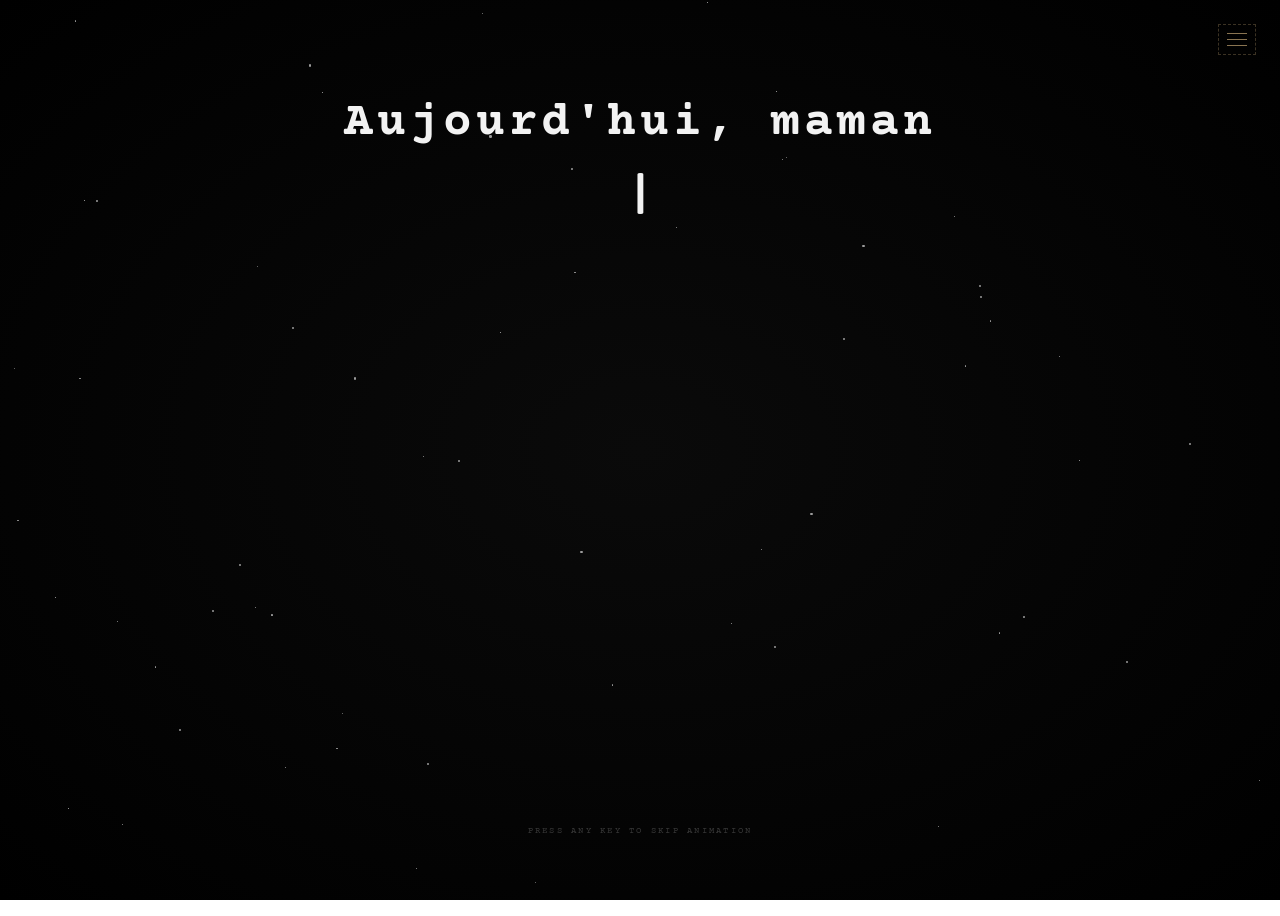
<file: index.html>
<!DOCTYPE html>
<html lang="en">

<head>
<meta charset="UTF-8">
<meta name="viewport" content="width=device-width,initial-scale=1.0">
<title>Albert Camus - Entry</title>
<link rel="stylesheet" href="styles/entry.css">
<link rel="preconnect" href="https://fonts.googleapis.com">
<link rel="preconnect" href="https://fonts.gstatic.com" crossorigin>
<link href="https://fonts.googleapis.com/css2?family=Courier+Prime:ital,wght@0,400;0,700;1,400;1,700&family=Merriweather:ital,opsz,wght@0,18..144,300..900;1,18..144,300..900&display=swap" rel="stylesheet">
</head>

<body class="entry-page">

    <nav class="entry-nav">
        <button class="entry-menu-toggle" aria-label="Open menu">
        <span></span>
        <span></span>
        <span></span>
        </button>
        <div class="entry-menu">
        <button class="entry-menu-close" aria-label="Close menu"> X </button>
        <ul class="entry-menu-links">
            <li><a href="home.html">Home</a></li>
            <li><a href="biography.html">Biography</a></li>
            <li><a href="works.html">Works</a></li>
            <li><a href="explore.html">Explore</a></li>
            <li><a href="news.html">News</a></li>
            <li><a href="about-me.html">About Me</a></li>
        </ul>
        </div>
    </nav>

    <div class="starry" id="starry"></div>
    <div class="vitals" id="vitals"></div>
    <div class="entry-container">
        <div class="entry-quote">
            <h1 id="french-quote" class="french-quote" aria-label="Aujourd'hui, maman est morte. Ou peut-être hier."> </h1>
            <p id="english-quote" class="english-quote">Mother died today. Or maybe yesterday.</p>
        </div>
        <div class="core" id="core">
            <p class="core-text">Life has no inherent meaning,<br>
            but we can <span class="core-highlight">give it meaning</span> </p>
            <p class="core-subtext">This is the absurd and this is our freedom</p>
        </div>
        <div class="enter" id="enter">
            <a href="home.html" class="enter-link" id="enter-link">
                <span class="enter-text1">Begin the Journey</span>
                <span class="enter-text2">ENTER THE ABSURD</span>
                <span class="arrow">&#8594;</span>
            </a>
        </div>
        </div>
</div>

<div class="action">Press any key to skip animation</div>

<script src="javascripts/entry.js"></script>

</body>
</html>
</file>
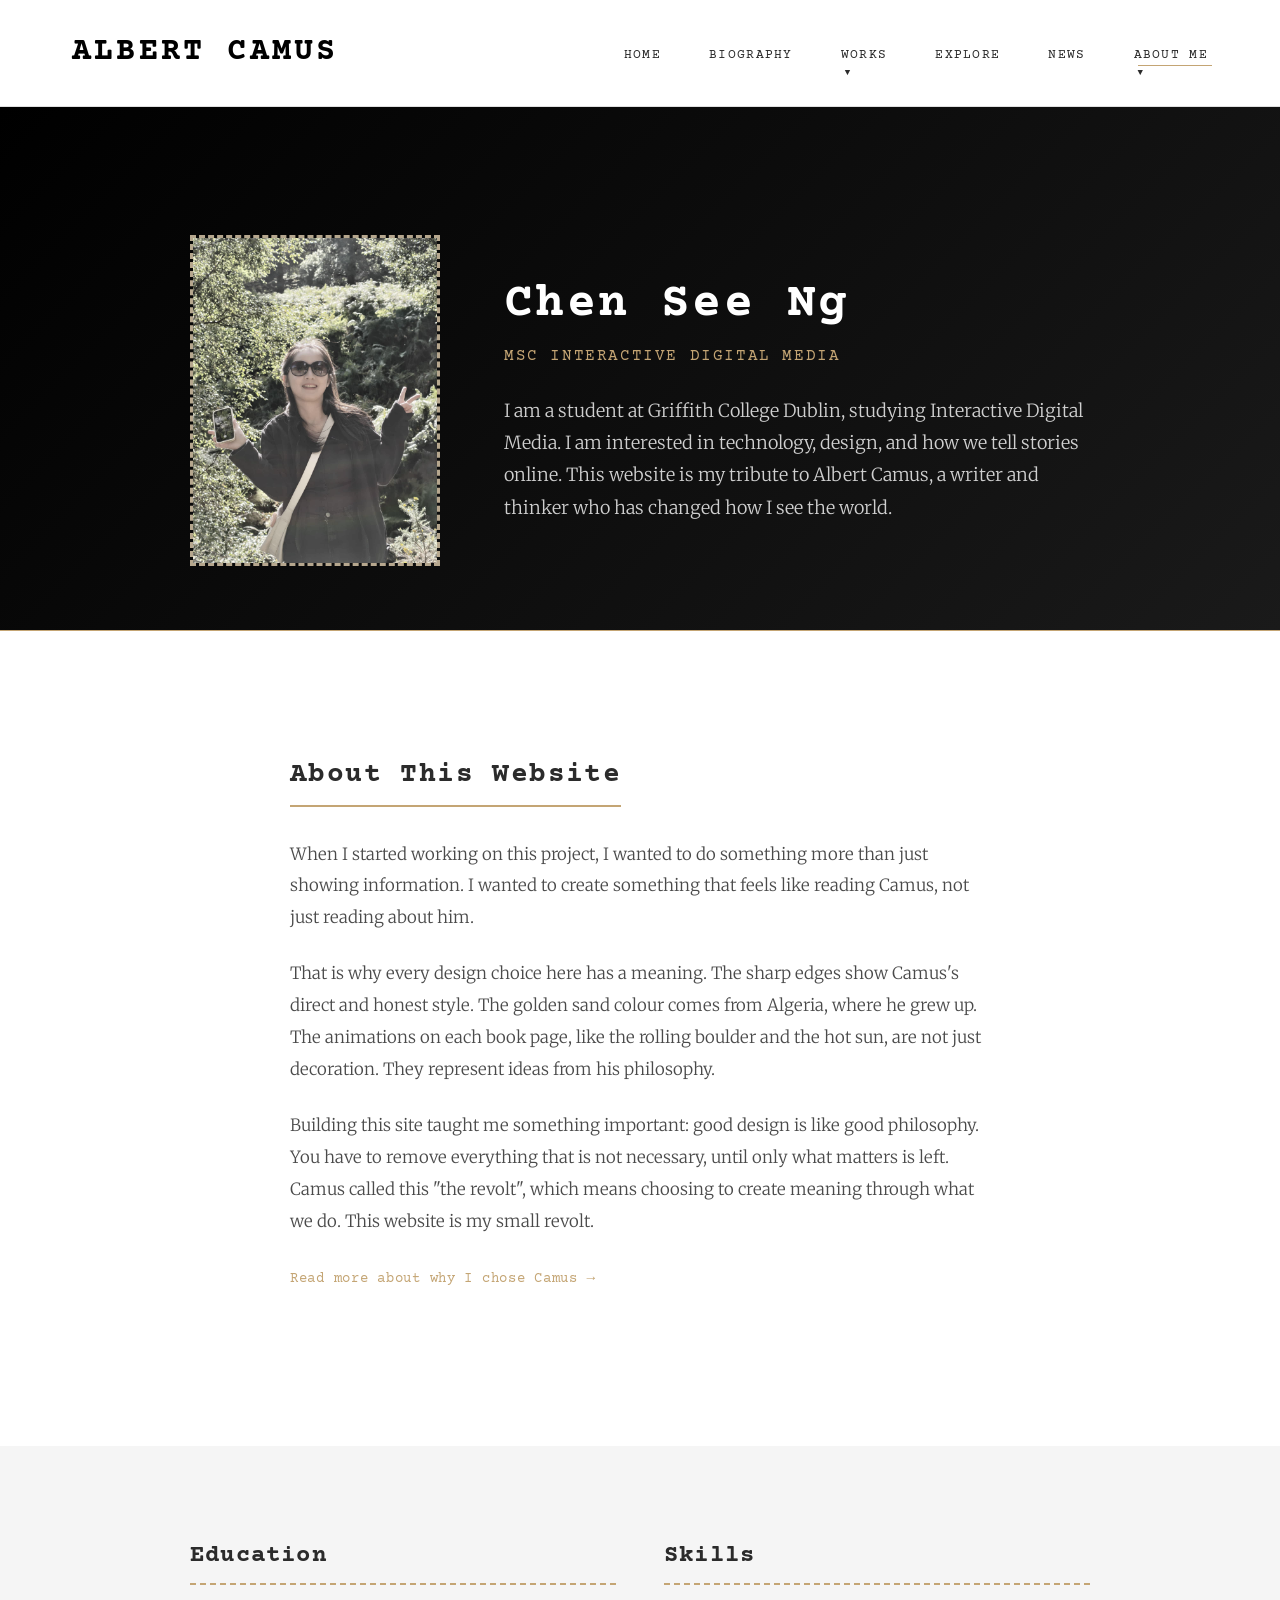
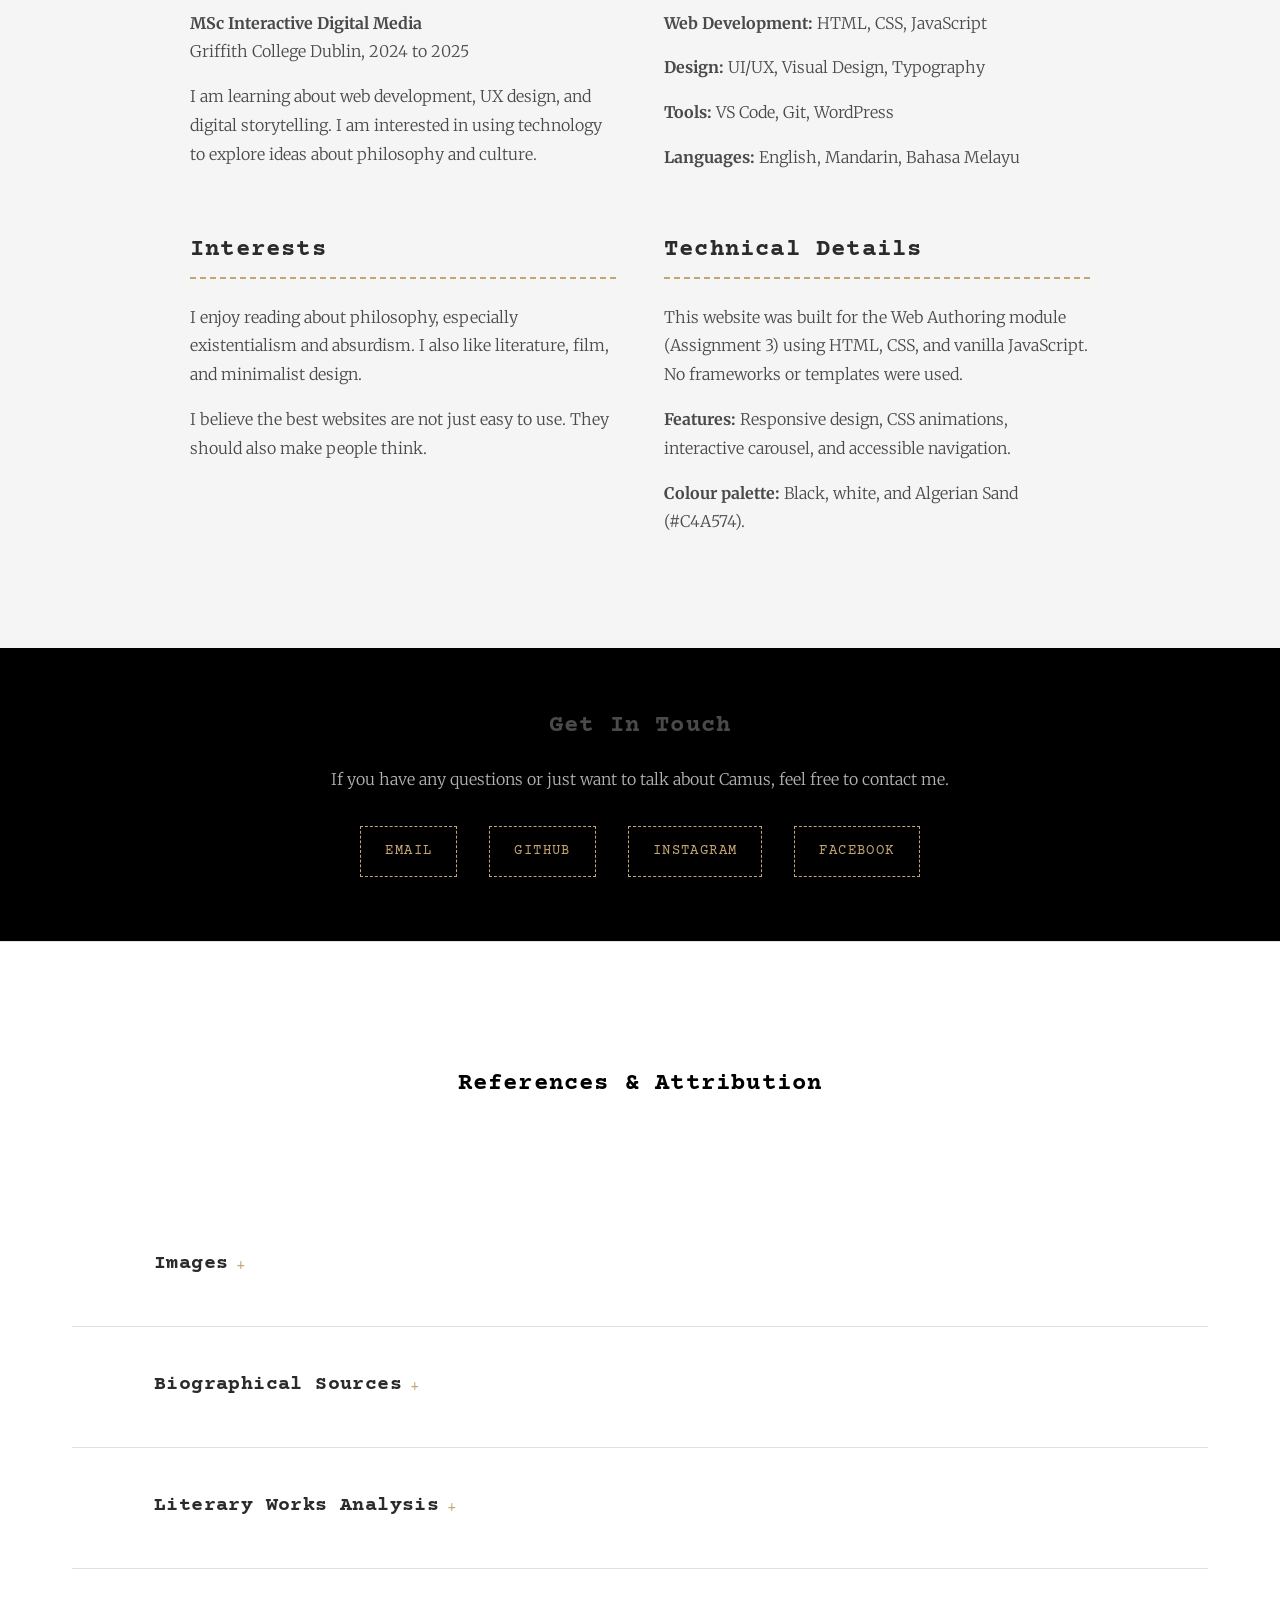
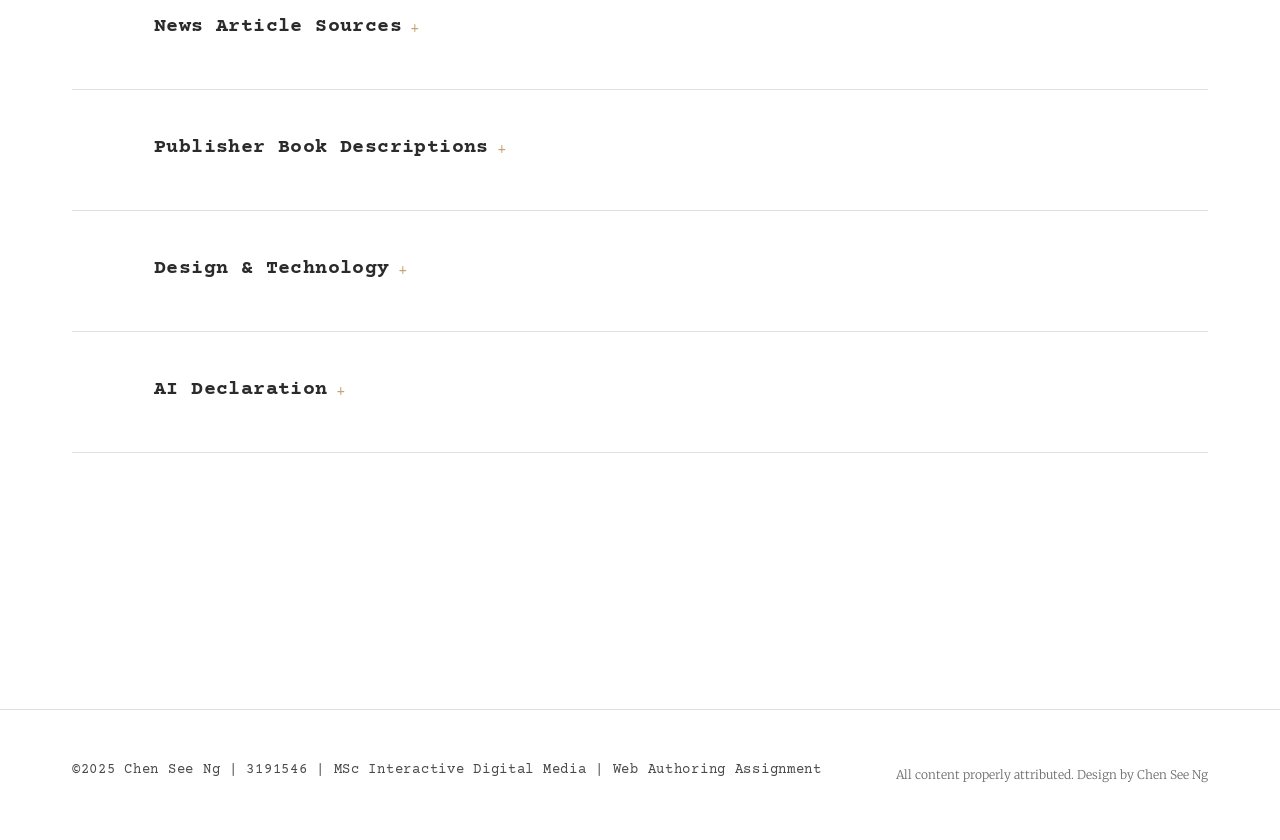
<file: about-me.html>
<!DOCTYPE html>
<html lang="en">

<head>
<meta charset="UTF-8">
<meta name="viewport" content="width=device-width,initial-scale=1.0">
<title>About Me | Chen See Ng</title>
<link rel="stylesheet" href="styles/main.css">
<link rel="preconnect" href="https://fonts.googleapis.com">
<link rel="preconnect" href="https://fonts.gstatic.com" crossorigin>
<link href="https://fonts.googleapis.com/css2?family=Courier+Prime:ital,wght@0,400;0,700;1,400;1,700&family=Merriweather:ital,opsz,wght@0,18..144,300..900;1,18..144,300..900&display=swap" rel="stylesheet">
</head>

<body class="about-page fade-in">

<header>

    <nav class="header-nav">
    <div class="nav-container">
        <a href="home.html" class="logo">ALBERT CAMUS</a>
        <button class="mobile-menu-toggle" id="mobile-menu-toggle" aria-label="Toggle menu">
        <span></span>
        <span></span>
        <span></span>
        </button>    
       <ul class="nav-links" id="nav-links">
    <li><a href="home.html">Home</a></li>
    <li><a href="biography.html">Biography</a></li>
    <li class="has-dropdown">
        <a href="works.html">Works</a>
        <div class="dropdown">
            <a href="stranger.html">The Stranger</a>
            <a href="sisyphus.html">The Myth of Sisyphus</a>
            <a href="happy-death.html">A Happy Death</a>
        </div>
    </li>
    <li><a href="explore.html">Explore</a></li>
    <li><a href="news.html">News</a></li>
    <li class="has-dropdown">
        <a href="about-me.html" class="active">About Me</a>
        <div class="dropdown">
            <a href="why-him.html">Why Camus</a>
        </div>
    </li>
</ul>
    </div>
    </nav>

</header>

<main>

<section class="about-section">
        <div class="container">
            <div class="about-hero">       
                <div class="about-photo">
                    <img src="images/profile.JPG" alt="Chen See Ng">
                </div>         
                 <div class="about-info">
                    <h1>Chen See Ng</h1>
                    <p class="about-tagline">MSc Interactive Digital Media</p>
                    <p class="about-intro">
                        I am a student at Griffith College Dublin, studying Interactive Digital Media. I am interested in technology, design, and how we tell stories online. This website is my tribute to Albert Camus, a writer and thinker who has changed how I see the world.
                    </p>
                </div>        
            </div>
        </div>
    </section>

    <section class="content-section">
        <div class="container">
            <div class="about-story">
                <h2>About This Website</h2>
                <p>
                    When I started working on this project, I wanted to do something more than just showing information. I wanted to create something that feels like reading Camus, not just reading about him.
                </p>
                <p>
                    That is why every design choice here has a meaning. The sharp edges show Camus's direct and honest style. The golden sand colour comes from Algeria, where he grew up. The animations on each book page, like the rolling boulder and the hot sun, are not just decoration. They represent ideas from his philosophy.
                </p>
                <p>
                    Building this site taught me something important: good design is like good philosophy. You have to remove everything that is not necessary, until only what matters is left. Camus called this "the revolt", which means choosing to create meaning through what we do. This website is my small revolt.
                </p>
                <p>
                    <a href="why-him.html">Read more about why I chose Camus →</a>
                </p>
            </div>
        </div>
    </section>

    <section class="details-section">
        <div class="container">
            <div class="about-grid">     
                <div class="about-part">
                    <h2>Education</h2>
                    <p><strong>MSc Interactive Digital Media</strong><br>
                    Griffith College Dublin, 2024 to 2025</p>
                    <p>
                        I am learning about web development, UX design, and digital storytelling. 
                        I am interested in using technology to explore ideas about philosophy and culture.
                    </p>
                </div>
                
                <div class="about-part">
                    <h2>Skills</h2>
                    <p><strong>Web Development:</strong> HTML, CSS, JavaScript</p>
                    <p><strong>Design:</strong> UI/UX, Visual Design, Typography</p>
                    <p><strong>Tools:</strong> VS Code, Git, WordPress</p>
                    <p><strong>Languages:</strong> English, Mandarin, Bahasa Melayu</p>
                </div>
                
                <div class="about-part">
                    <h2>Interests</h2>
                    <p>
                        I enjoy reading about philosophy, especially existentialism and absurdism. 
                        I also like literature, film, and minimalist design.
                    </p>
                    <p>
                        I believe the best websites are not just easy to use. They should also make people think.
                    </p>
                </div>
                
                 <div class="about-part">
                    <h2>Technical Details</h2>
                    <p>
                        This website was built for the Web Authoring module (Assignment 3) using HTML, CSS, and vanilla JavaScript. No frameworks or templates were used.
                    </p>
                    <p>
                        <strong>Features:</strong> Responsive design, CSS animations, interactive carousel, and accessible navigation.
                    </p>
                    <p>
                        <strong>Colour palette:</strong> Black, white, and Algerian Sand (#C4A574).
                    </p>
                </div>
            </div>
        </div>
    </section>

    <section class="contact-section">
        <div class="container">
            <h2>Get In Touch</h2>
            <p>If you have any questions or just want to talk about Camus, feel free to contact me.</p>
            <div class="contact-links">
                <a href="mailto:chenseeng@example.com" class="contact-link">Email</a>
                <a href="https://github.com/jingsi-ng" target="_blank" rel="noopener noreferrer" class="contact-link">GitHub</a>
                <a href="https://www.instagram.com/jingsi_/" target="_blank" rel="noopener noreferrer" class="contact-link">Instagram</a>
                <a href="https://www.facebook.com/si.si.18488" target="_blank" rel="noopener noreferrer" class="contact-link">Facebook</a>
            </div>
        </div>
    </section>

    <section id="references" class="references-section">
        <div class="container">
            <h2>References & Attribution</h2>
            <p class="references-intro">
                All content on this website is properly attributed. Click each category to expand.
            </p>
            <div class="works-entry">
                <button class="works-toggle" aria-expanded="false">
                    <span class="works-title">Images</span>
                    <span class="toggle-icon">+</span>
                </button>
                <div class="works-expanded">
                    <ul class="reference-list">
                        <li>
                            <strong>Hero Portrait (Home Page):</strong>
                            Albert Camus at his desk photograph.
                            Source: <a href="https://literariness.org/2023/08/04/analysis-of-albert-camuss-the-plague/" target="_blank" rel="noopener noreferrer">Literariness.org</a>
                        </li>
                        <li>
                            <strong>Gallery Photos:</strong>
                            Various photographs of Albert Camus from 
                            <a href="https://commons.wikimedia.org/wiki/Category:Albert_Camus" target="_blank" rel="noopener noreferrer">Wikimedia Commons</a>,
                            <a href="https://flashbak.com/albert-camus-415702/" target="_blank" rel="noopener noreferrer">Flashbak</a>, and
                            <a href="https://en.wikipedia.org/wiki/Albert_Camus" target="_blank" rel="noopener noreferrer">Wikipedia</a>
                        </li>
                        <li>
                            <strong>News Article Images:</strong>
                            <a href="https://newrepublic.com/article/137009/camus-investigation" target="_blank" rel="noopener noreferrer">The New Republic</a> and
                            <a href="https://www.newyorker.com/magazine/2012/04/09/facing-history" target="_blank" rel="noopener noreferrer">The New Yorker</a>
                        </li>
                        <li>
                            <strong>Book Covers:</strong>
                            Cover images from <a href="https://www.penguinrandomhouse.com/" target="_blank" rel="noopener noreferrer">Penguin Books</a>
                        </li>
                        <li>
                            <strong>Why Camus Portrait:</strong>
                            Oil painting of Albert Camus.
                            Source: <a href="https://commons.wikimedia.org/w/index.php?search=Albert+camus&title=Special%3AMediaSearch&type=image" target="_blank" rel="noopener noreferrer">Wikimedia Commons</a>
                        </li>
                    </ul>
                </div>
            </div>
            <div class="works-entry">
                <button class="works-toggle" aria-expanded="false">
                    <span class="works-title">Biographical Sources</span>
                    <span class="toggle-icon">+</span>
                </button>
                <div class="works-expanded">
                    <ul class="reference-list">
                        <li>
                            <span class="ref-number">[1]</span>
                            <strong>Encyclopedia Britannica</strong> - Albert Camus Biography<br>
                            <a href="https://www.britannica.com/biography/Albert-Camus" target="_blank" rel="noopener noreferrer">britannica.com/biography/Albert-Camus</a>
                        </li>
                        <li>
                            <span class="ref-number">[2]</span>
                            <strong>Wikipedia</strong> - Albert Camus<br>
                            <a href="https://en.wikipedia.org/wiki/Albert_Camus" target="_blank" rel="noopener noreferrer">en.wikipedia.org/wiki/Albert_Camus</a>
                        </li>
                        <li>
                            <span class="ref-number">[3]</span>
                            <strong>Stanford Encyclopedia of Philosophy</strong> - Albert Camus<br>
                            <a href="https://plato.stanford.edu/entries/camus/" target="_blank" rel="noopener noreferrer">plato.stanford.edu/entries/camus</a>
                        </li>
                    </ul>
                </div>
            </div>
            <div class="works-entry">
                <button class="works-toggle" aria-expanded="false">
                    <span class="works-title">Literary Works Analysis</span>
                    <span class="toggle-icon">+</span>
                </button>
                <div class="works-expanded">
                    <ul class="reference-list">
                        <li>
                            <span class="ref-number">[4]</span>
                            <strong>SparkNotes</strong> - The Stranger<br>
                            <a href="https://www.sparknotes.com/lit/stranger/" target="_blank" rel="noopener noreferrer">sparknotes.com/lit/stranger</a>
                        </li>
                        <li>
                            <span class="ref-number">[5]</span>
                            <strong>Wikipedia</strong> - The Plague (novel)<br>
                            <a href="https://en.wikipedia.org/wiki/The_Plague_(novel)" target="_blank" rel="noopener noreferrer">en.wikipedia.org/wiki/The_Plague_(novel)</a>
                        </li>
                        <li>
                            <span class="ref-number">[6]</span>
                            <strong>Encyclopedia Britannica</strong> - The Plague<br>
                            <a href="https://www.britannica.com/topic/The-Plague-novel-by-Camus" target="_blank" rel="noopener noreferrer">britannica.com/topic/The-Plague-novel-by-Camus</a>
                        </li>
                        <li>
                            <span class="ref-number">[7]</span>
                            <strong>Nobel Prize</strong> - Albert Camus Facts<br>
                            <a href="https://www.nobelprize.org/prizes/literature/1957/camus/facts/" target="_blank" rel="noopener noreferrer">nobelprize.org/prizes/literature/1957/camus/facts</a>
                        </li>
                        <li>
                            <span class="ref-number">[8]</span>
                            <strong>SparkNotes</strong> - The Myth of Sisyphus<br>
                            <a href="https://www.sparknotes.com/philosophy/sisyphus/" target="_blank" rel="noopener noreferrer">sparknotes.com/philosophy/sisyphus</a>
                        </li>
                        <li>
                            <span class="ref-number">[9]</span>
                            <strong>Encyclopedia Britannica</strong> - The Stranger<br>
                            <a href="https://www.britannica.com/topic/The-Stranger-novel-by-Camus" target="_blank" rel="noopener noreferrer">britannica.com/topic/The-Stranger-novel-by-Camus</a>
                        </li>
                        <li>
                            <span class="ref-number">[11]</span>
                            <strong>Encyclopedia Britannica</strong> - The Myth of Sisyphus<br>
                            <a href="https://www.britannica.com/topic/The-Myth-of-Sisyphus" target="_blank" rel="noopener noreferrer">britannica.com/topic/The-Myth-of-Sisyphus</a>
                        </li>
                        <li>
                            <span class="ref-number">[12]</span>
                            <strong>Wikipedia</strong> - A Happy Death<br>
                            <a href="https://en.wikipedia.org/wiki/A_Happy_Death" target="_blank" rel="noopener noreferrer">en.wikipedia.org/wiki/A_Happy_Death</a>
                        </li>
                        <li>
                            <span class="ref-number">[13]</span>
                            <strong>Goodreads</strong> - A Happy Death<br>
                            <a href="https://www.goodreads.com/book/show/11992.A_Happy_Death" target="_blank" rel="noopener noreferrer">goodreads.com/book/show/11992.A_Happy_Death</a>
                        </li>
                        <li>
                            <span class="ref-number">[14]</span>
                            <strong>Encyclopedia Britannica</strong> - The Fall<br>
                            <a href="https://www.britannica.com/topic/The-Fall-novel-by-Camus" target="_blank" rel="noopener noreferrer">britannica.com/topic/The-Fall-novel-by-Camus</a>
                        </li>
                        <li>
                            <span class="ref-number">[15]</span>
                            <strong>Encyclopedia Britannica</strong> - The Misunderstanding<br>
                            <a href="https://www.britannica.com/topic/The-Misunderstanding" target="_blank" rel="noopener noreferrer">britannica.com/topic/The-Misunderstanding</a>
                        </li>
                        <li>
                            <span class="ref-number">[16]</span>
                            <strong>Wikipedia</strong> - Letters to a German Friend<br>
                            <a href="https://en.wikipedia.org/wiki/Letters_to_a_German_Friend" target="_blank" rel="noopener noreferrer">en.wikipedia.org/wiki/Letters_to_a_German_Friend</a>
                        </li>
                        <li>
                            <span class="ref-number">[17]</span>
                            <strong>Wikipedia</strong> - The Possessed (Camus play)<br>
                            <a href="https://en.wikipedia.org/wiki/The_Possessed_(Camus_play)" target="_blank" rel="noopener noreferrer">en.wikipedia.org/wiki/The_Possessed_(Camus_play)</a>
                        </li>
                    </ul>
                </div>
            </div>
            <div class="works-entry">
                <button class="works-toggle" aria-expanded="false">
                    <span class="works-title">News Article Sources</span>
                    <span class="toggle-icon">+</span>
                </button>
                <div class="works-expanded">
                    <ul class="reference-list">
                        <li>
                            <span class="ref-number">[18]</span>
                            <strong>Albert Camus Society</strong> - Conference 2025<br>
                            <a href="https://www.camus-society.com/conference2025" target="_blank" rel="noopener noreferrer">camus-society.com/conference2025</a>
                        </li>
                        <li>
                            <span class="ref-number">[19]</span>
                            <strong>Albert Camus Society</strong> - About<br>
                            <a href="https://www.camus-society.com/about" target="_blank" rel="noopener noreferrer">camus-society.com/about</a>
                        </li>
                        <li>
                            <span class="ref-number">[20]</span>
                            <strong>The Guardian</strong> - Publishers report sales boom in Camus's The Plague<br>
                            Flood, A. (2020)<br>
                            <a href="https://www.theguardian.com/books/2020/mar/05/publishers-report-sales-boom-in-albert-camus-the-plague" target="_blank" rel="noopener noreferrer">theguardian.com</a>
                        </li>
                        <li>
                            <span class="ref-number">[21]</span>
                            <strong>New Statesman</strong> - How The Plague became the defining book of coronavirus<br>
                            <a href="https://www.newstatesman.com/long-reads/2020/05/the-plague-albert-camus-coronavirus-resurgence" target="_blank" rel="noopener noreferrer">newstatesman.com</a>
                        </li>
                    </ul>
                </div>
            </div>
            <div class="works-entry">
            <button class="works-toggle" aria-expanded="false">
            <span class="works-title">Publisher Book Descriptions</span>
            <span class="toggle-icon">+</span>
            </button>
            <div class="works-expanded">
            <ul class="reference-list">
            <li>
                <strong>Penguin Random House</strong> - A Happy Death<br>
                <a href="https://www.penguinrandomhouse.com/books/820041/la-muerte-feliz--a-happy-death-by-albert-camus/" target="_blank" rel="noopener noreferrer">penguinrandomhouse.com</a>
            </li>
            <li>
                <strong>Penguin Random House</strong> - The First Man<br>
                <a href="https://www.penguinrandomhouse.com/books/23469/the-first-man-by-albert-camus/" target="_blank" rel="noopener noreferrer">penguinrandomhouse.com</a>
            </li>
            <li>
                <strong>Penguin Random House</strong> - The Myth of Sisyphus<br>
                <a href="https://www.penguinrandomhouse.com/books/23470/the-myth-of-sisyphus-by-albert-camus/" target="_blank" rel="noopener noreferrer">penguinrandomhouse.com</a>
            </li>
            <li>
                <strong>Penguin Random House</strong> - Lyrical and Critical Essays<br>
                <a href="https://www.penguinrandomhouse.com/books/23457/lyrical-and-critical-essays-by-albert-camus-translated-by-ellen-conroy-kennedy/" target="_blank" rel="noopener noreferrer">penguinrandomhouse.com</a>
            </li>
            <li>
                <strong>Penguin Random House</strong> - Resistance, Rebellion, and Death<br>
                <a href="https://www.penguinrandomhouse.com/books/23465/resistance-rebellion-and-death-by-albert-camus/" target="_blank" rel="noopener noreferrer">penguinrandomhouse.com</a>
            </li>
            <li>
                <strong>Penguin Random House</strong> - Caligula and Three Other Plays<br>
                <a href="https://www.penguinrandomhouse.com/books/23448/caligula-and-three-other-plays-by-albert-camus-translated-by-ryan-bloom/" target="_blank" rel="noopener noreferrer">penguinrandomhouse.com</a>
            </li>
             </ul>
            </div>
            </div>
            <div class="works-entry">
                <button class="works-toggle" aria-expanded="false">
                    <span class="works-title">Design & Technology</span>
                    <span class="toggle-icon">+</span>
                </button>
                <div class="works-expanded">
                    <ul class="reference-list">
                        <li>
                            <strong>Typography:</strong> Courier Prime & Merriweather from 
                            <a href="https://fonts.google.com/" target="_blank" rel="noopener noreferrer">Google Fonts</a>
                        </li>
                        <li>
                            <strong>Color Palette:</strong> Algerian Sand (#C4A574) inspired by Camus's homeland
                        </li>
                        <li>
                            <strong>Design Philosophy:</strong> Absurdist Minimalism—reflecting Camus's literary style
                        </li>
                    </ul>
                </div>
            </div>
            <div class="works-entry">
                <button class="works-toggle" aria-expanded="false">
                    <span class="works-title">AI Declaration</span>
                    <span class="toggle-icon">+</span>
                </button>
                <div class="works-expanded">
                    <ul class="reference-list">
                        <li>
                            <strong>Content Generation:</strong>
                            Some textual content was generated with AI assistance (ChatGPT) as permitted under assignment guidelines (AI for Support Tasks). All AI-generated content has been reviewed and edited for accuracy.
                        </li>
                        <li>
                            <strong>Code:</strong>
                            All HTML, CSS, and JavaScript code was written by Chen See Ng without AI code generation, in compliance with assignment requirements.
                        </li>
                    </ul>
                </div>
            </div>

        </div>
    </section>

    <button class="scroll-top" id="scroll-top" aria-label="Scroll to Top">↑</button>

</main>

<footer class="footer">
    <div class="container">
        <div class="footer-content">
            <p class="footer-info">
             &copy;2025 Chen See Ng | 3191546 | MSc Interactive Digital Media | Web Authoring Assignment
             </p>
             <p class="footer-attribution">All content properly attributed. Design by Chen See Ng</p>
             </div>
            </div>
</footer>

<script src="javascripts/main.js"></script>

</body>
</html>
</file>
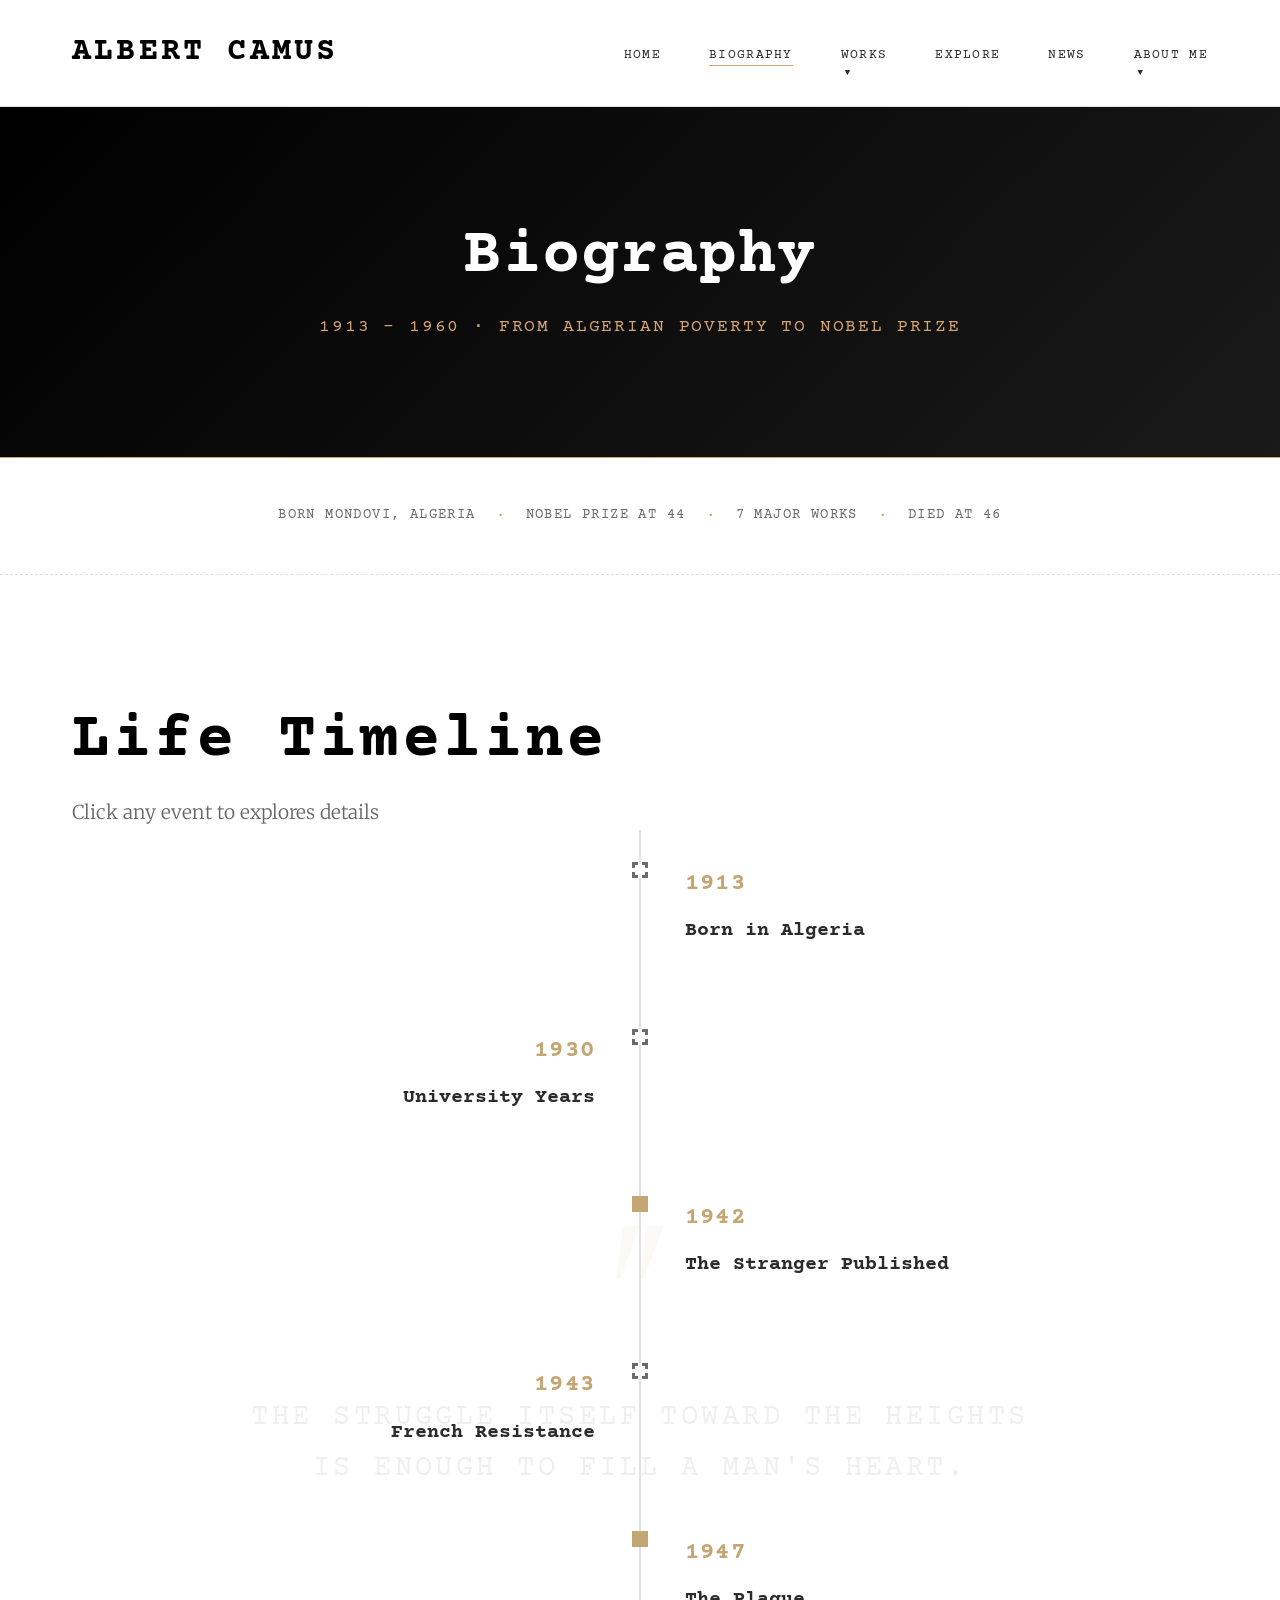
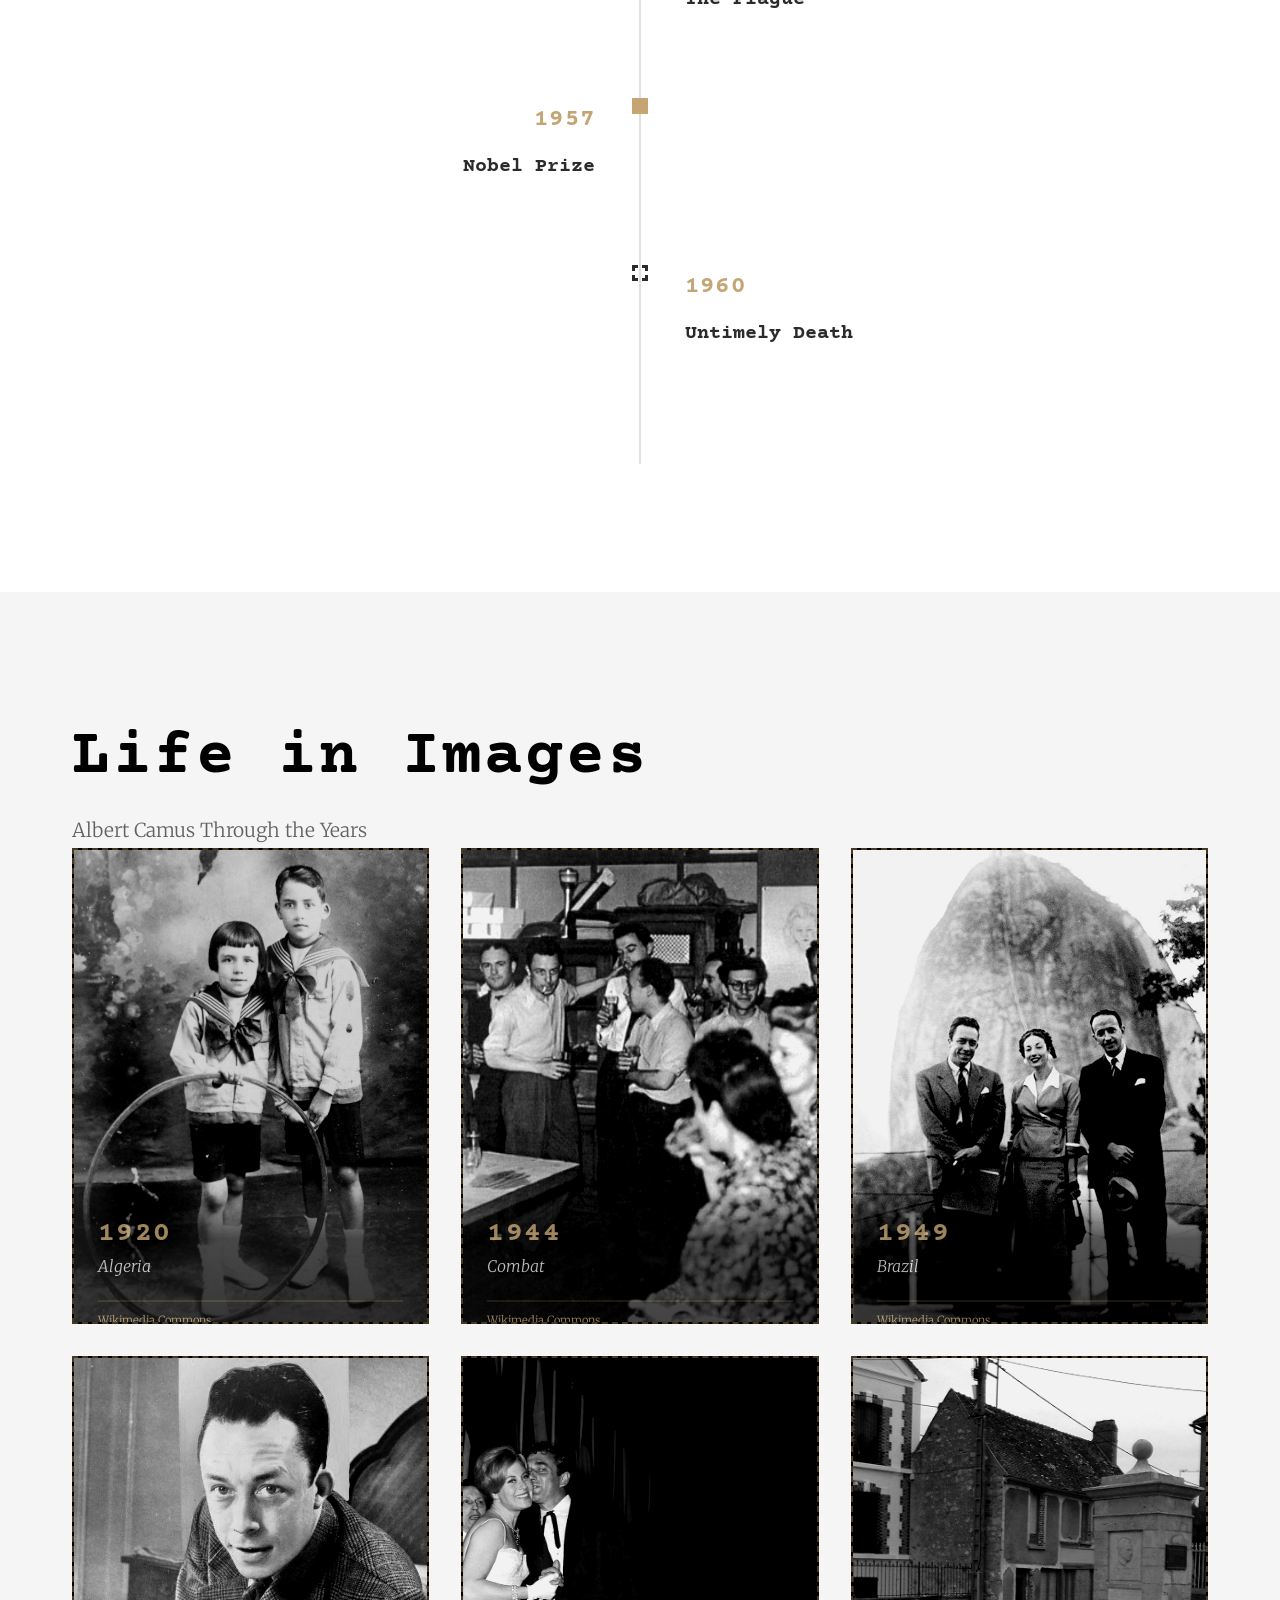
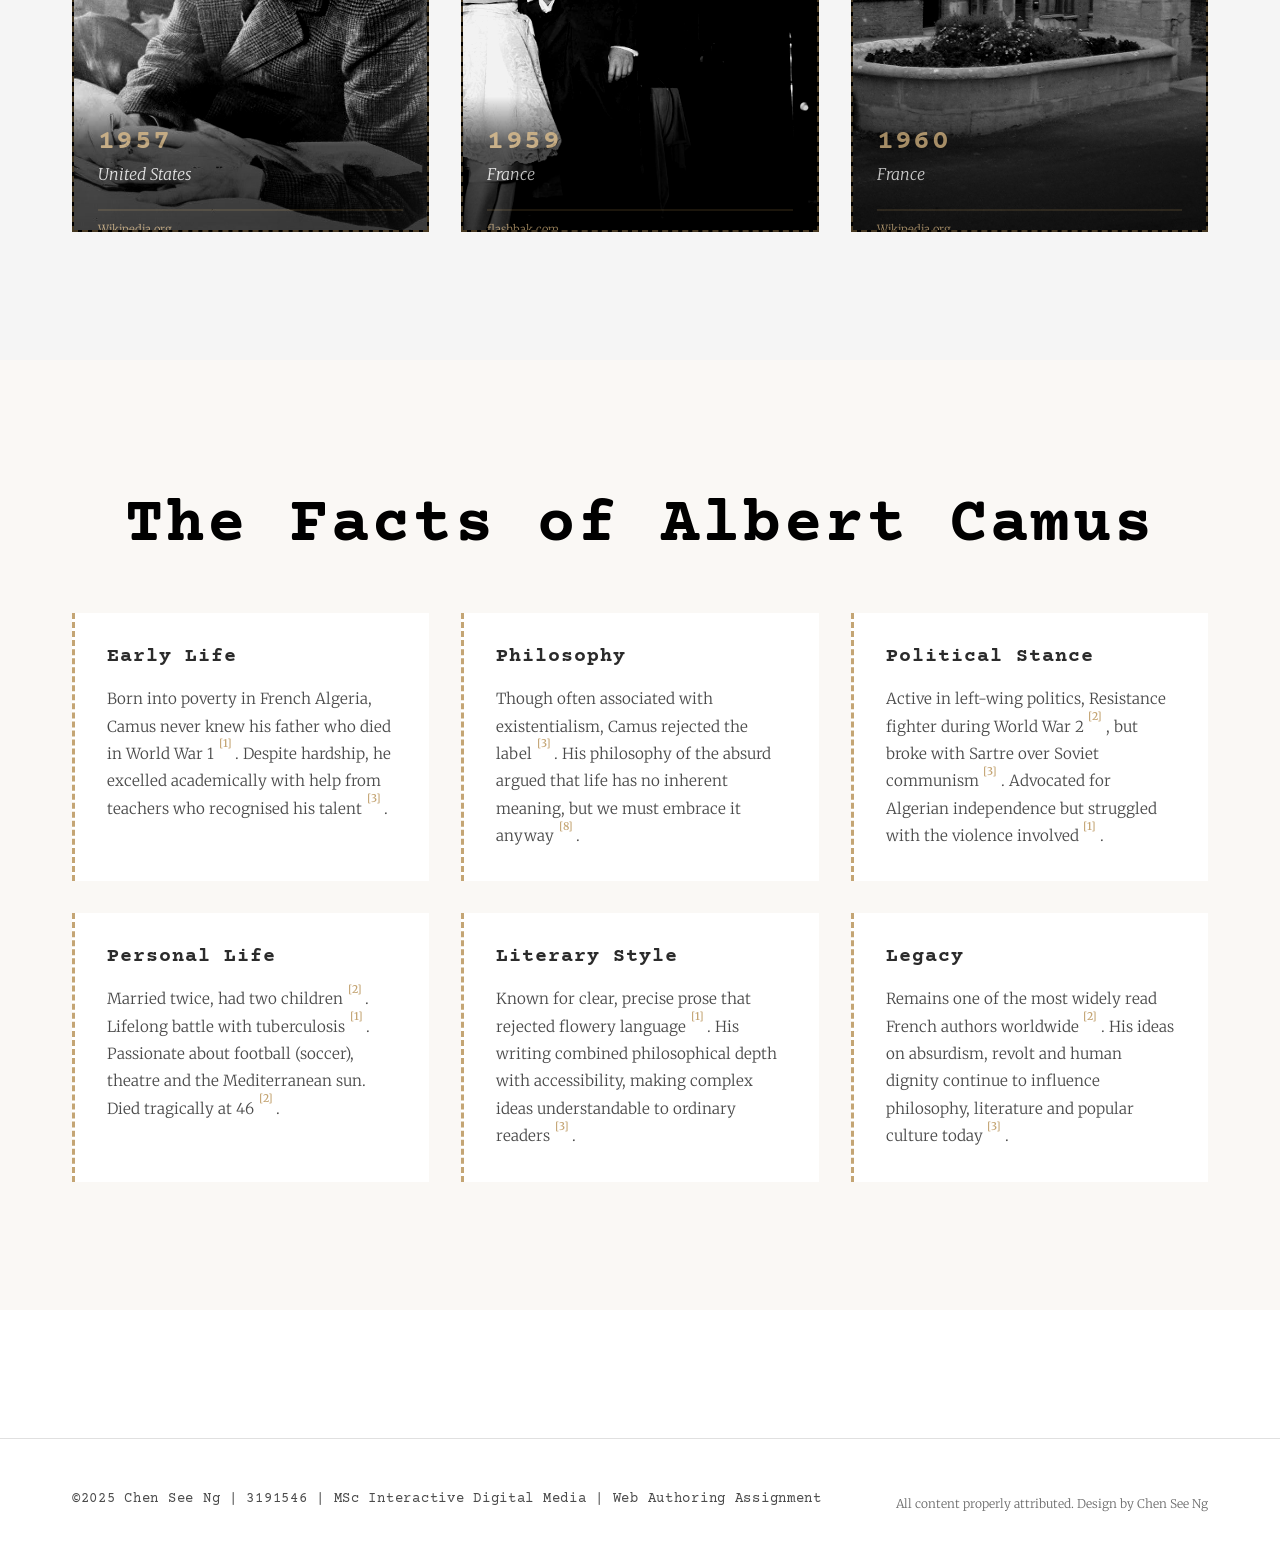
<file: biography.html>
<!DOCTYPE html>
<html lang="en">

<head>
<meta charset="UTF-8">
<meta name="viewport" content="width=device-width,initial-scale=1.0">
<title>Albert Camus - Bio</title>
<link rel="stylesheet" href="styles/main.css">
<link rel="preconnect" href="https://fonts.googleapis.com">
<link rel="preconnect" href="https://fonts.gstatic.com" crossorigin>
<link href="https://fonts.googleapis.com/css2?family=Courier+Prime:ital,wght@0,400;0,700;1,400;1,700&family=Merriweather:ital,opsz,wght@0,18..144,300..900;1,18..144,300..900&display=swap" rel="stylesheet">
</head>

<body class="bio-page fade-in">

<header>

    <nav class="header-nav">
    <div class="nav-container">
        <a href="home.html" class="logo">ALBERT CAMUS</a>
        <button class="mobile-menu-toggle" id="mobile-menu-toggle" aria-label="Toggle menu">
        <span></span>
        <span></span>
        <span></span>
        </button>    
        <ul class="nav-links" id="nav-links">
    <li><a href="home.html">Home</a></li>
    <li><a href="biography.html" class="active">Biography</a></li>
    <li class="has-dropdown">
        <a href="works.html">Works</a>
        <div class="dropdown">
            <a href="stranger.html">The Stranger</a>
            <a href="sisyphus.html">The Myth of Sisyphus</a>
            <a href="happy-death.html">A Happy Death</a>
        </div>
    </li>
    <li><a href="explore.html">Explore</a></li>
    <li><a href="news.html">News</a></li>
    <li class="has-dropdown">
        <a href="about-me.html">About Me</a>
        <div class="dropdown">
            <a href="why-him.html">Why Camus</a>
        </div>
    </li>
</ul>
    </div>
    </nav>

</header>

<main>

    <section class="page-section">
        <div class="container">
            <h1 class="page-title">Biography</h1>
            <p class="page-subtitle">1913 - 1960 · From Algerian poverty to Nobel Prize</p>
        </div>
    </section>

    <section class="key-facts">
        <div class="container">
            <div class="facts-row">
                <span class="fact">Born Mondovi, Algeria</span>
                <span class="fact-dot">·</span>
                <span class="fact">Nobel Prize at 44</span>
                <span class="fact-dot">·</span>
                <span class="fact">7 Major Works</span>
                <span class="fact-dot">·</span>
                <span class="fact">Died at 46</span>
            </div>
        </div>
    </section>

    <section class="timeline-section">
        <div class="timeline-bg" aria-hidden="true">
            <span class="bg-mark">"</span>
            <span class="bg-text">The struggle itself toward the heights is enough to fill a man's heart.</span>
        </div>
        <div class="container">
            <h2 class="section-title">Life Timeline</h2>
            <p class="section-subtitle">Click any event to explores details</p>
            <div class="timeline" id="timeline">
                <div class="timeline-line"></div>
            <div class="timeline-event" data-year="1913">
                    <div class="event-dot"></div>
                    <div class="event-year">1913</div>
                    <div class="event-title">Born in Algeria</div>
                <div class="event-detail">
                    <p>
                        Albert Camus was born on November 7, 1913, in Mondovi, Algeria (then French Algeria)<sup class="citation"><a href="https://www.britannica.com/biography/Albert-Camus" target="_blank" rel="noopener noreferrer">[1]</a></sup>. His father died in World War 1 when Albert was less than 1 year old. He grew up in poverty with his mother, grandmother and brother in Algiers
                        <sup class="citation"><a href="https://en.wikipedia.org/wiki/Albert_Camus" target="_blank" rel="noopener noreferrer">[2]</a></sup>.
                    </p>
                </div>
            </div>
                <div class="timeline-event" data-year="1930">
                    <div class="event-dot"></div>
                    <div class="event-year">1930</div>
                    <div class="event-title">University Years</div>
                    <div class="event-detail">
                    <p>
                        Attended the University of Algiers, studying philosophy<sup class="citation"><a href="https://plato.stanford.edu/entries/camus/" target="_blank" rel="noopener noreferrer">[3]</a></sup>. Diagnosed with tuberculosis at age 17, which would affect him throughout his life
                        <sup class="citation"><a href="https://www.britannica.com/biography/Albert-Camus" target="_blank" rel="noopener noreferrer">[1]</a></sup>. His teacher, Jean Grenier, became a major influence on his philosophical development
                        <sup class="citation"><a href="https://plato.stanford.edu/entries/camus/" target="_blank" rel="noopener noreferrer">[3]</a></sup>.
                    </p>
                </div>
                </div>
            <div class="timeline-event event-major" data-year="1942">
                    <div class="event-dot"></div>
                    <div class="event-year">1942</div>
                    <div class="event-title">The Stranger Published</div>
                    <div class="event-detail">
                    <p>
                        Published both <em>The Stranger</em> (novel) and <em>The Myth of Sisyphus</em> (philosophical essay) in the same year<sup class="citation"><a href="https://www.sparknotes.com/lit/stranger/" target="_blank" rel="noopener noreferrer">[4]</a></sup>.
                        These works established him as a major voice in existential literature. <em>The Stranger</em>'s famous opening -- "Mother died today" -- became iconic
                        <sup class="citation"><a href="https://www.sparknotes.com/lit/stranger/" target="_blank" rel="noopener noreferrer">[4]</a></sup>. </p>
                    <a href="stranger.html" class="detail-link">Read and Learn about <em>The Stranger</em> →</a>
                    </div>
            </div>
           <div class="timeline-event" data-year="1943">
                    <div class="event-dot"></div>
                    <div class="event-year">1943</div>
                    <div class="event-title">French Resistance</div>
                    <div class="event-detail">
                    <p>
                        Joined the French Resistance during World War 2, editing the underground newspaper <em>Combat</em><sup class="citation"><a href="https://en.wikipedia.org/wiki/Albert_Camus" target="_blank" rel="noopener noreferrer">[2]</a></sup>. 
                        His wartime experiences deeply influenced his philosophy and his essay <em>Letters to a German Friend</em>
                        <sup class="citation"><a href="https://www.britannica.com/biography/Albert-Camus" target="_blank" rel="noopener noreferrer">[1]</a></sup>.
                    </p>
                </div>
           </div>
            <div class="timeline-event event-major" data-year="1947">
                    <div class="event-dot"></div>
                    <div class="event-year">1947</div>
                    <div class="event-title">The Plague</div>
                    <div class="event-detail">
                    <p>
                        Published <em>The Plague</em>, an allegorical novel set in Algeria about a plague epidemic<sup class="citation"><a href="https://en.wikipedia.org/wiki/The_Plague_(novel)" target="_blank" rel="noopener noreferrer">[5]</a></sup>. 
                        The novel explores themes of solidarity, resistance and human responsibility in the face of catastrophe
                        <sup class="citation"><a href="https://www.britannica.com/topic/The-Plague-novel-by-Camus" target="_blank" rel="noopener noreferrer">[6]</a></sup>. 
                    </p>
                </div>
            </div>
            <div class="timeline-event event-major" data-year="1957">
                    <div class="event-dot"></div>
                    <div class="event-year">1957</div>
                    <div class="event-title">Nobel Prize</div>
                    <div class="event-detail">
                    <p>
                        At age 44, became the second youngest recipient of the Nobel Prize in Literature<sup class="citation"><a href="https://www.nobelprize.org/prizes/literature/1957/camus/facts/" target="_blank" rel="noopener noreferrer">[7]</a></sup>. 
                        The Swedish Academy honored him "for his important Literary production, which with clear-sighted earnestness illuminates the problems of the human conscience in our times"
                        <sup class="citation"><a href="https://www.nobelprize.org/prizes/literature/1957/camus/facts/" target="_blank" rel="noopener noreferrer">[7]</a></sup>. 
                    </p>
                </div>
            </div>
           <div class="timeline-event event-end" data-year="1960">
                    <div class="event-dot"></div>
                    <div class="event-year">1960</div>
                    <div class="event-title">Untimely Death</div>
                   <div class="event-detail">
                    <p>
                        Died in a car accident on January 4, 1960, at age 46<sup class="citation"><a href="https://en.wikipedia.org/wiki/Albert_Camus" target="_blank" rel="noopener noreferrer">[2]</a></sup>. 
                        An unused train ticket was found in his pocket - he had planned to take the train instead. His unfinished novel <em>The First Man</em> was found in the wreckage and published posthumously in 1994
                        <sup class="citation"><a href="https://www.britannica.com/biography/Albert-Camus" target="_blank" rel="noopener noreferrer">[1]</a></sup>. 
                    </p>
                </div>
           </div>
        </div>
    </section>

    <section class="bio-gallery" id="gallery">
    <div class="container">
            <h2 class="section-title">Life in Images</h2>
            <p class="section-subtitle">Albert Camus Through the Years</p>

        <div class="gallery-all">
            <div class="gallery-item" data-scroll-reveal data-delay="0">
                <img src="images/1920.jpg" alt="1920 Camus and his younger brother" loading="lazy">
                <div class="gallery-caption">
                    <span class="caption-year">1920</span>
                    <span class="caption-place">Algeria</span>
                    <span class="caption-source"><a href="https://commons.wikimedia.org/wiki/Category:Portraits_of_Albert_Camus" target="_blank" rel="noopener noreferrer">Wikimedia Commons</a></span>
                </div>
            </div>
            <div class="gallery-item" data-scroll-reveal data-delay="50">
                <img src="images/Journal_Combat.jpg" alt="1944 Camus" loading="lazy">
                <div class="gallery-caption">
                    <span class="caption-year">1944</span>
                    <span class="caption-place">Combat</span>
                    <span class="caption-source"><a href="https://commons.wikimedia.org/wiki/Category:Albert_Camus" target="_blank" rel="noopener noreferrer">Wikimedia Commons</a></span>
                </div>
            </div>
            <div class="gallery-item" data-scroll-reveal data-delay="100">
                <img src="images/1949.jpg" alt="1949 Camus" loading="lazy">
                <div class="gallery-caption">
                    <span class="caption-year">1949</span>
                    <span class="caption-place">Brazil</span>
                    <span class="caption-source"><a href="https://commons.wikimedia.org/wiki/Category:Albert_Camus" target="_blank" rel="noopener noreferrer">Wikimedia Commons</a></span>
                </div>
            </div>
            <div class="gallery-item" data-scroll-reveal data-delay="150">
                <img src="images/1957.jpg" alt="1957 Camus" loading="lazy">
                <div class="gallery-caption">
                    <span class="caption-year">1957</span>
                    <span class="caption-place">United States</span>
                    <span class="caption-source"><a href="https://en.wikipedia.org/wiki/Albert_Camus" target="_blank" rel="noopener noreferrer">Wikipedia.org</a></span>
                </div>
            </div>
            <div class="gallery-item" data-scroll-reveal data-delay="200">
                <img src="images/1959.jpg" alt="1959 Camus" loading="lazy">
                <div class="gallery-caption">
                    <span class="caption-year">1959</span>
                    <span class="caption-place">France</span>
                    <span class="caption-source"><a href="https://flashbak.com/albert-camuss-stirring-letter-inspirational-teacher-winning-nobel-prize-395133/the-12th-international-cannes-film-festival-france-03-may-1959/" target="_blank" rel="noopener noreferrer">flashbak.com</a></span>
                </div>
            </div>
            <div class="gallery-item" data-scroll-reveal data-delay="250">
                <img src="images/1960.jpeg" alt="1960 Camus" loading="lazy">
                <div class="gallery-caption">
                    <span class="caption-year">1960</span>
                    <span class="caption-place">France</span>
                     <span class="caption-source"><a href="https://en.wikipedia.org/wiki/Albert_Camus" target="_blank" rel="noopener noreferrer">Wikipedia.org</a></span>
            </div>
      </div>  
    </div>
</section>

    <section class="bio-section">
        <div class="container">
            <h2 class="section-title">The Facts of Albert Camus</h2>
            <div class="bio-grid">
                <div class="bio-cards" data-scroll-reveal data-delay="0">
                    <h3>Early Life</h3>
                    <p>Born into poverty in French Algeria, Camus never knew his father who died in World War 1<sup class="citation"><a href="https://www.britannica.com/biography/Albert-Camus" target="_blank" rel="noopener noreferrer">[1]</a></sup>.
                        Despite hardship, he excelled academically with help from teachers who recognised his talent<sup class="citation"><a href="https://plato.stanford.edu/entries/camus/" target="_blank" rel="noopener noreferrer">[3]</a></sup>.
                    </p>
                </div>
                <div class="bio-cards" data-scroll-reveal data-delay="50">
                    <h3>Philosophy</h3>
                    <p>Though often associated with existentialism, Camus rejected the label<sup class="citation"><a href="https://plato.stanford.edu/entries/camus/" target="_blank" rel="noopener noreferrer">[3]</a></sup>.
                        His philosophy of the absurd argued that life has no inherent meaning, but we must embrace it anyway<sup class="citation"><a href="https://www.sparknotes.com/philosophy/sisyphus/" target="_blank" rel="noopener noreferrer">[8]</a></sup>.
                    </p>
                </div>
                <div class="bio-cards" data-scroll-reveal data-delay="100">
                    <h3>Political Stance</h3>
                    <p>Active in left-wing politics, Resistance fighter during World War 2<sup class="citation"><a href="https://en.wikipedia.org/wiki/Albert_Camus" target="_blank" rel="noopener noreferrer">[2]</a></sup>,
                        but broke with Sartre over Soviet communism<sup class="citation"><a href="https://plato.stanford.edu/entries/camus/" target="_blank" rel="noopener noreferrer">[3]</a></sup>.
                        Advocated for Algerian independence but struggled with the violence involved<sup class="citation"><a href="https://www.britannica.com/biography/Albert-Camus" target="_blank" rel="noopener noreferrer">[1]</a></sup>.
                    </p>
                </div>
                <div class="bio-cards" data-scroll-reveal data-delay="150">
                    <h3>Personal Life</h3>
                    <p>Married twice, had two children<sup class="citation"><a href="https://en.wikipedia.org/wiki/Albert_Camus" target="_blank" rel="noopener noreferrer">[2]</a></sup>.
                        Lifelong battle with tuberculosis<sup class="citation"><a href="https://www.britannica.com/biography/Albert-Camus" target="_blank" rel="noopener noreferrer">[1]</a></sup>.
                        Passionate about football (soccer), theatre and the Mediterranean sun. Died tragically at 46<sup class="citation"><a href="https://en.wikipedia.org/wiki/Albert_Camus" target="_blank" rel="noopener noreferrer">[2]</a></sup>.
                    </p>
                </div>
                 <div class="bio-cards" data-scroll-reveal data-delay="200">
                    <h3>Literary Style</h3>
                    <p>Known for clear, precise prose that rejected flowery language<sup class="citation"><a href="https://www.britannica.com/biography/Albert-Camus" target="_blank" rel="noopener noreferrer">[1]</a></sup>.
                        His writing combined philosophical depth with accessibility, making complex ideas understandable to ordinary readers<sup class="citation"><a href="https://plato.stanford.edu/entries/camus/" target="_blank" rel="noopener noreferrer">[3]</a></sup>.
                    </p>
                </div>
                 <div class="bio-cards" data-scroll-reveal data-delay="250">
                    <h3>Legacy</h3>
                    <p>Remains one of the most widely read French authors worldwide<sup class="citation"><a href="https://en.wikipedia.org/wiki/Albert_Camus" target="_blank" rel="noopener noreferrer">[2]</a></sup>.
                        His ideas on absurdism, revolt and human dignity continue to influence philosophy, literature and popular culture today<sup class="citation"><a href="https://plato.stanford.edu/entries/camus/" target="_blank" rel="noopener noreferrer">[3]</a></sup>.
                    </p>
                </div>
            </div>
        </div>
    </section>

    <button class="scroll-top" id="scroll-top" aria-label="Scroll to Top">↑</button>

</main>

<footer class="footer">
    <div class="container">
        <div class="footer-content">
            <p class="footer-info">
             &copy;2025 Chen See Ng | 3191546 | MSc Interactive Digital Media | Web Authoring Assignment
             </p>
             <p class="footer-attribution">All content properly attributed. Design by Chen See Ng</p>
             </div>
            </div>
</footer>

<script src="javascripts/main.js"></script>

</body>
</html>
</file>
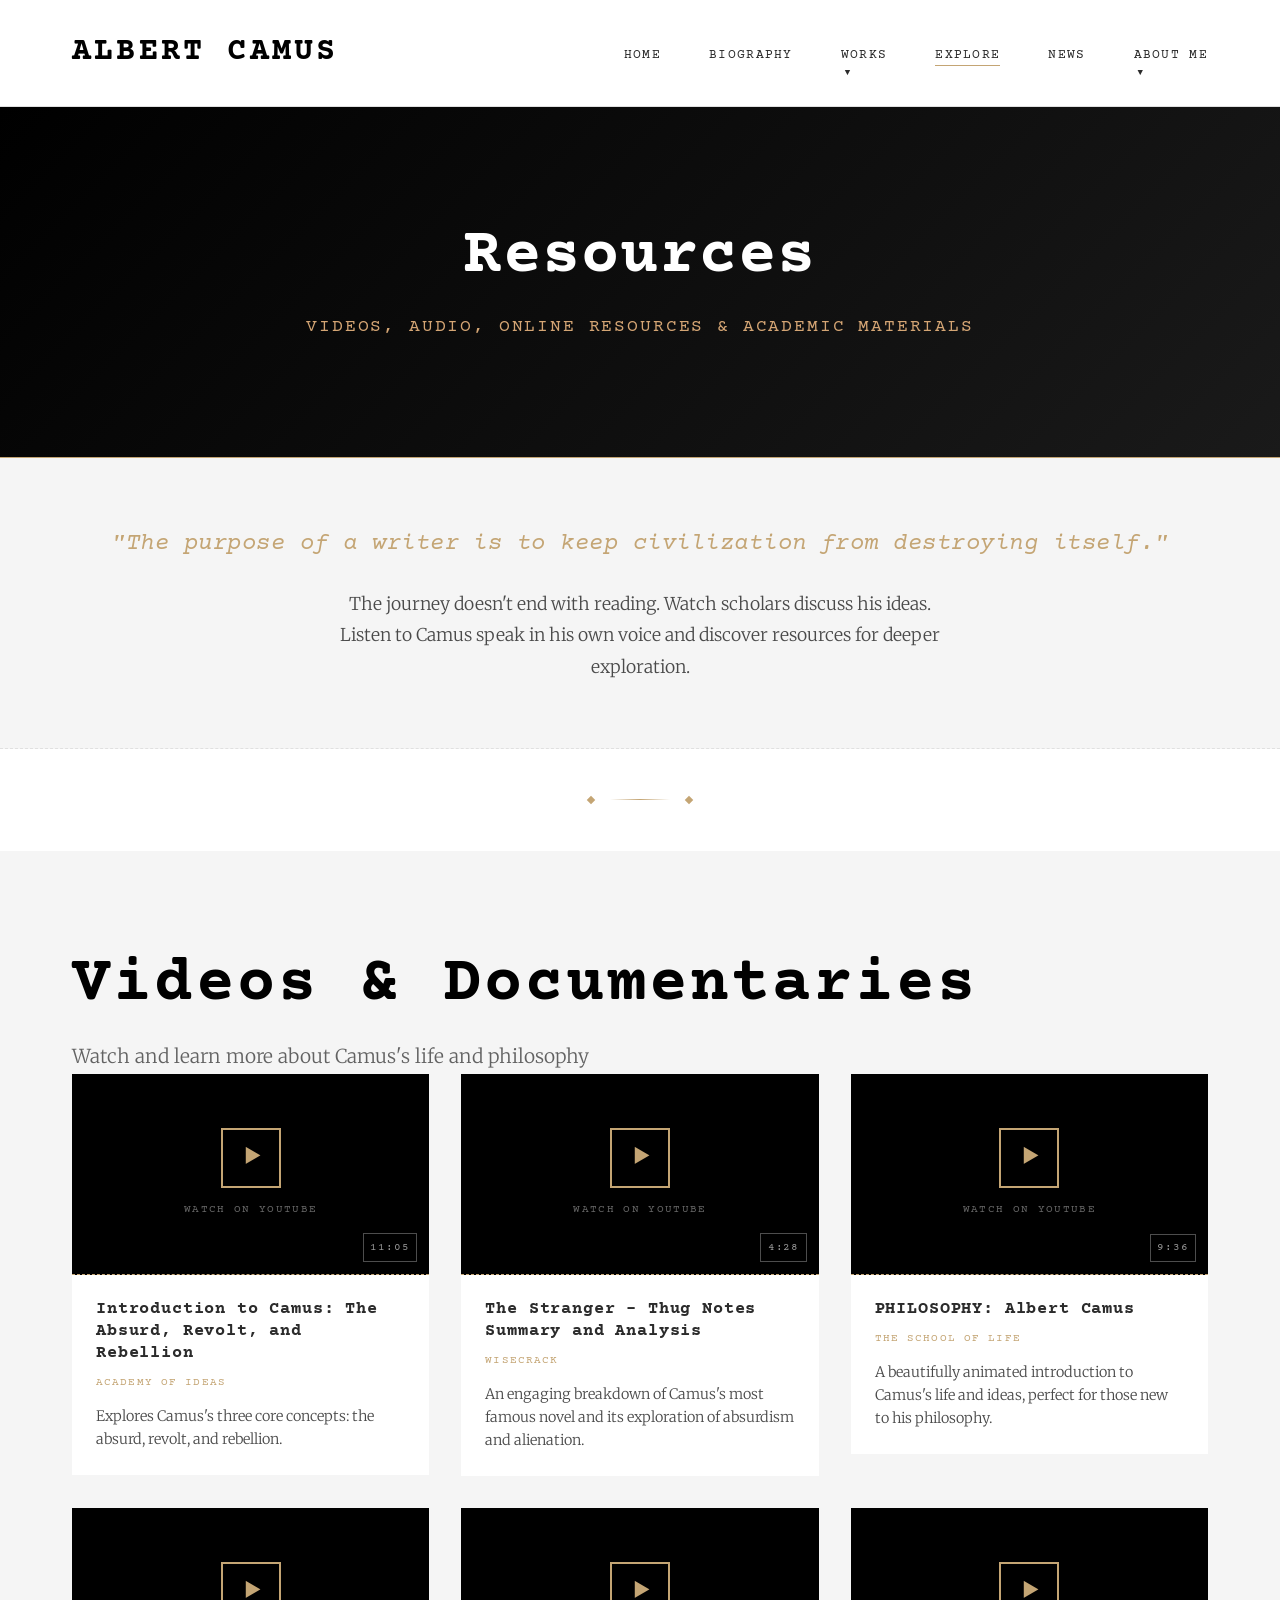
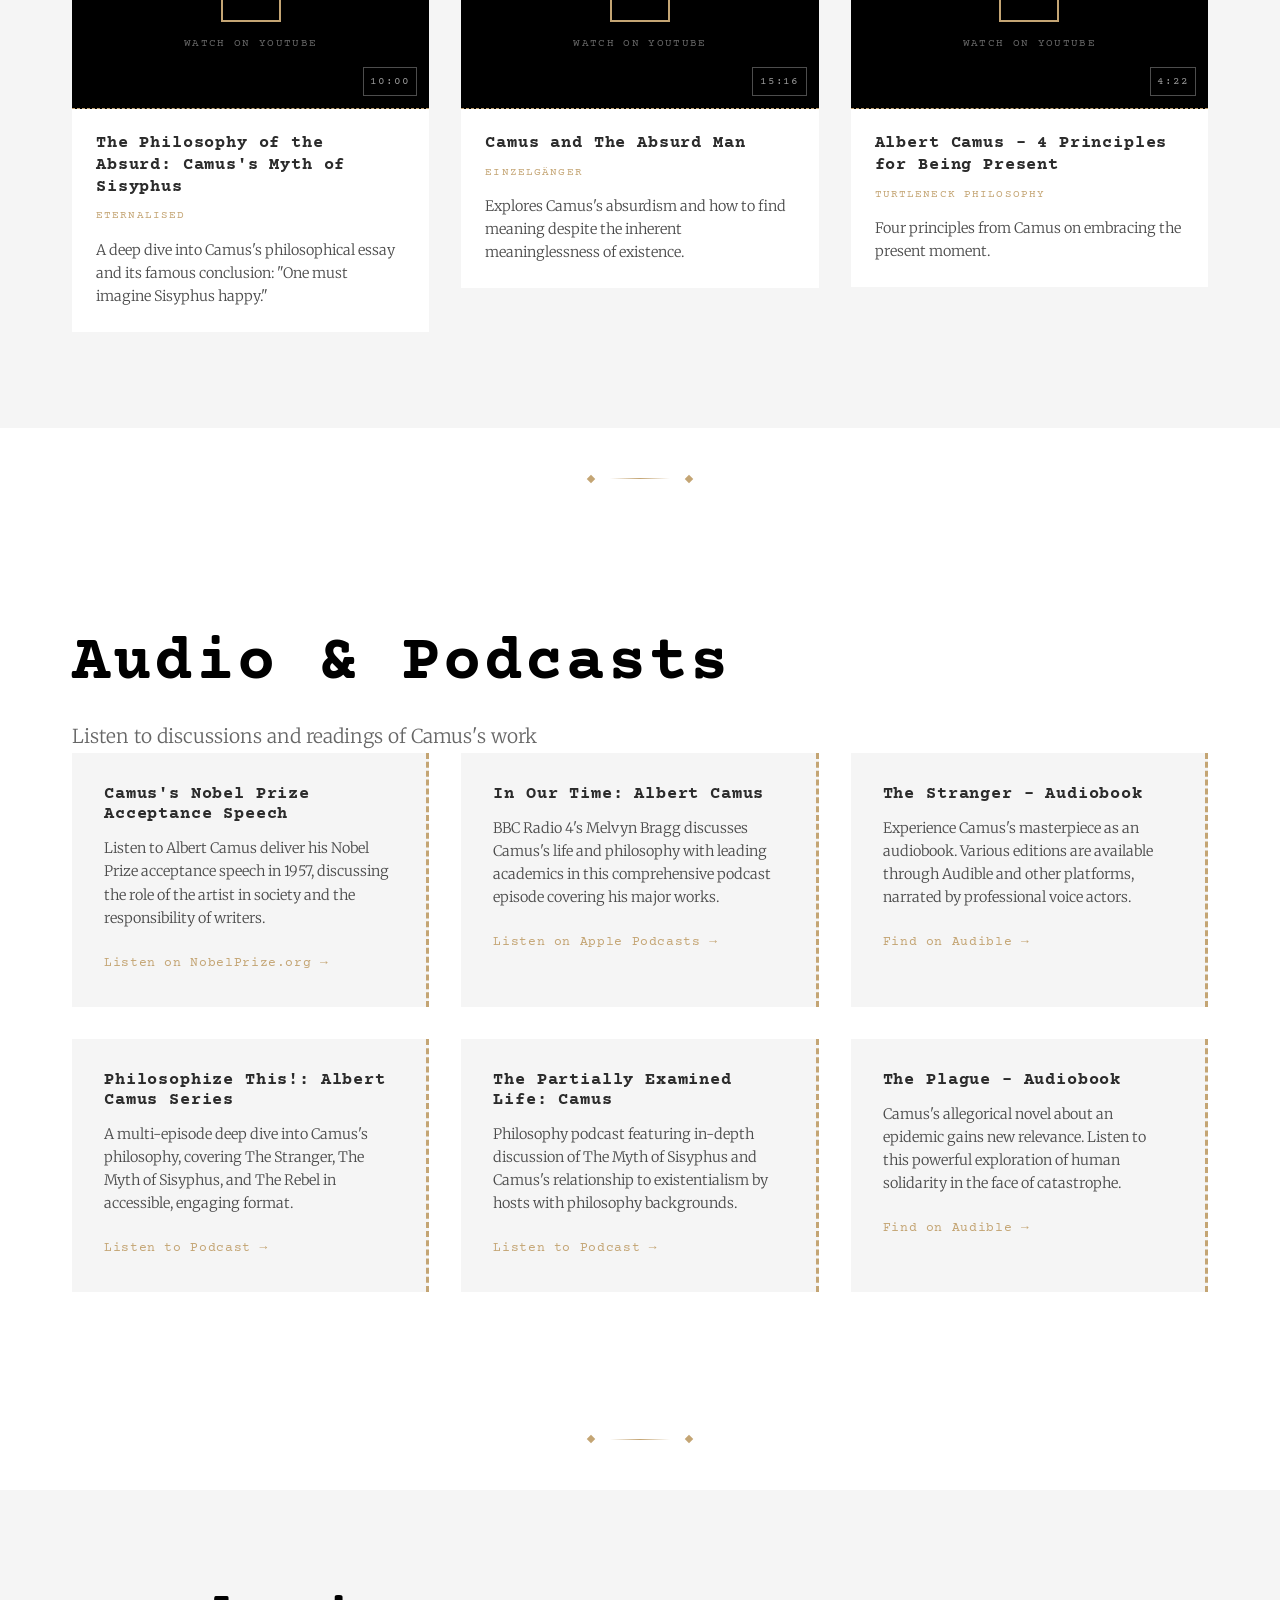
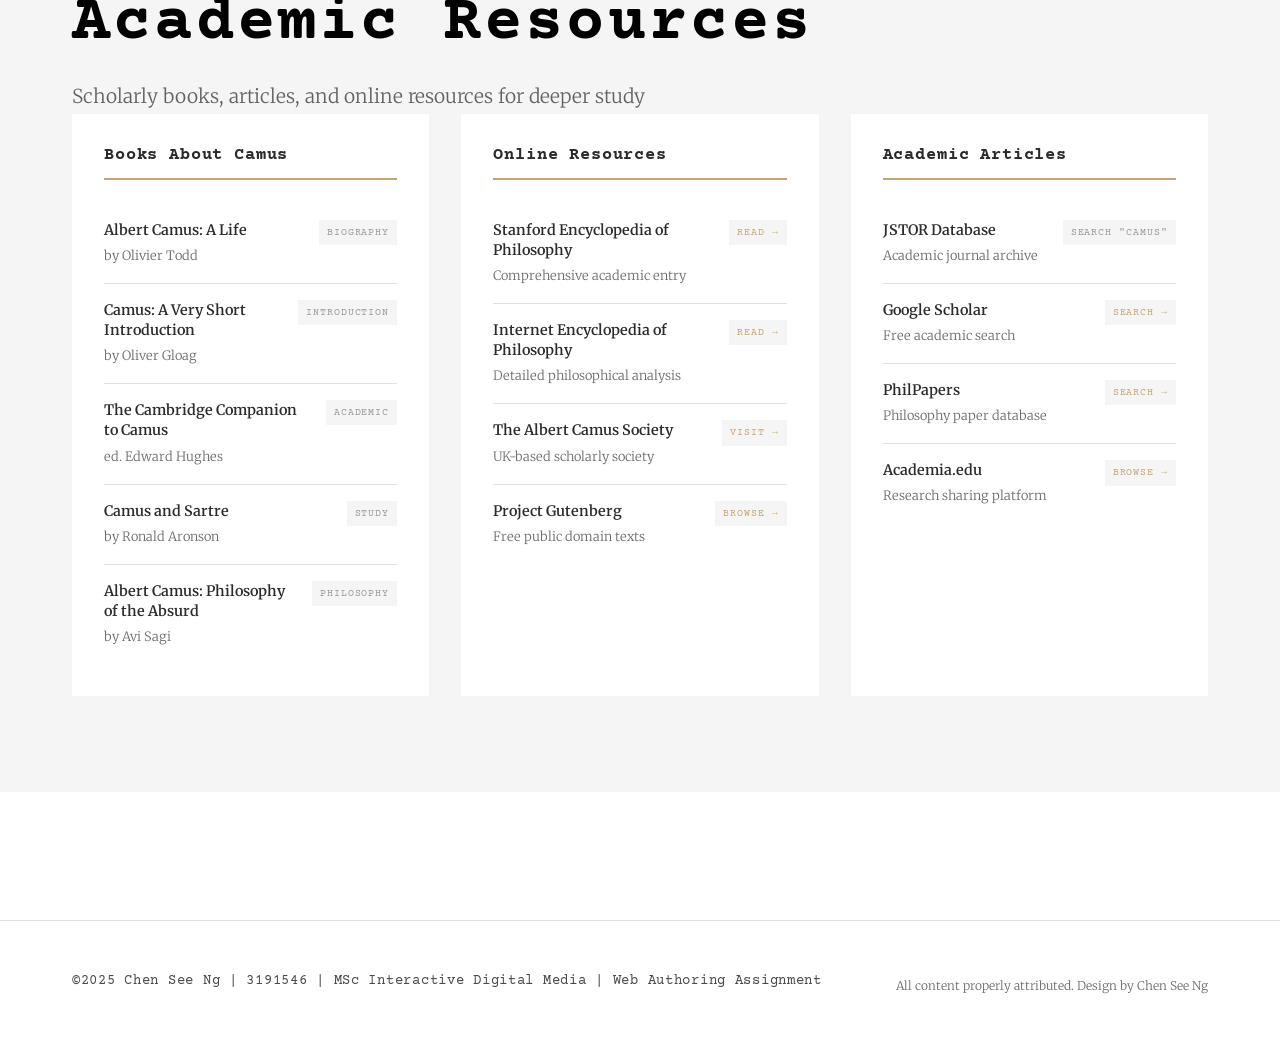
<file: explore.html>
<!DOCTYPE html>
<html lang="en">

<head>
<meta charset="UTF-8">
<meta name="viewport" content="width=device-width,initial-scale=1.0">
<title>Albert Camus - Explore</title>
<link rel="stylesheet" href="styles/main.css">
<link rel="preconnect" href="https://fonts.googleapis.com">
<link rel="preconnect" href="https://fonts.gstatic.com" crossorigin>
<link href="https://fonts.googleapis.com/css2?family=Courier+Prime:ital,wght@0,400;0,700;1,400;1,700&family=Merriweather:ital,opsz,wght@0,18..144,300..900;1,18..144,300..900&display=swap" rel="stylesheet">
</head>

<body class="explore-page fade-in">

<header>

    <nav class="header-nav">
    <div class="nav-container">
        <a href="home.html" class="logo">ALBERT CAMUS</a>
        <button class="mobile-menu-toggle" id="mobile-menu-toggle" aria-label="Toggle menu">
        <span></span>
        <span></span>
        <span></span>
        </button>    
       <ul class="nav-links" id="nav-links">
    <li><a href="home.html">Home</a></li>
    <li><a href="biography.html">Biography</a></li>
    <li class="has-dropdown">
        <a href="works.html">Works</a>
        <div class="dropdown">
            <a href="stranger.html">The Stranger</a>
            <a href="sisyphus.html">The Myth of Sisyphus</a>
            <a href="happy-death.html">A Happy Death</a>
        </div>
    </li>
    <li><a href="explore.html" class="active">Explore</a></li>
    <li><a href="news.html">News</a></li>
    <li class="has-dropdown">
        <a href="about-me.html">About Me</a>
        <div class="dropdown">
            <a href="why-him.html">Why Camus</a>
        </div>
    </li>
</ul>
    </div>
    </nav>

</header>

<main>

<section class="page-section">
        <div class="container">
            <h1 class="page-title">Resources</h1>
            <p class="page-subtitle">Videos, Audio, Online Resources & Academic Materials</p>
        </div>
</section>

<section class="explore-intro">
    <div class="container">
        <p class="intro-text">"The purpose of a writer is to keep civilization from destroying itself."</p>
        <p class="intro-subtext">The journey doesn't end with reading. Watch scholars discuss his ideas. Listen to Camus speak in his own voice and discover resources for deeper exploration.</p>
    </div>
</section>

<section class="section-divider">
    <span class="divider-dot"></span>
    <span class="divider-line"></span>
    <span class="divider-dot"></span>
</section>

<section class="explore-section videos-section">
        <div class="container">
            <h2 class="section-title">Videos & Documentaries</h2>
            <p class="section-subtitle">Watch and learn more about Camus's life and philosophy</p>           
            <div class="video-grid">
             <a href="https://www.youtube.com/watch?v=w7EBDF_Ixjg" target="_blank" rel="noopener noreferrer" class="video-card-link" data-scroll-reveal data-delay="0">
                    <div class="video-card">
                        <div class="video-placeholder">
                            <div class="video-placeholder-content">
                                <span class="video-icon">▶</span>
                                <span class="video-label">Watch on YouTube</span>
                            </div>
                            <span class="video-duration">11:05</span>
                        </div>
                        <div class="video-info">
                            <h3>Introduction to Camus: The Absurd, Revolt, and Rebellion</h3>
                            <p class="video-source">Academy of Ideas</p>
                            <p class="video-description">Explores Camus's three core concepts: the absurd, revolt, and rebellion.</p>
                        </div>
                    </div>
                </a>
                <a href="https://www.youtube.com/watch?v=pyb1nKY45Cw&t=10s" target="_blank" rel="noopener noreferrer" class="video-card-link" data-scroll-reveal data-delay="50">
                    <div class="video-card">
                        <div class="video-placeholder">
                            <div class="video-placeholder-content">
                                <span class="video-icon">▶</span>
                                <span class="video-label">Watch on YouTube</span>
                            </div>
                            <span class="video-duration">4:28</span>
                        </div>
                        <div class="video-info">
                            <h3>The Stranger - Thug Notes Summary and Analysis</h3>
                            <p class="video-source">Wisecrack</p>
                            <p class="video-description">An engaging breakdown of Camus's most famous novel and its exploration of absurdism and alienation.</p>
                        </div>
                    </div>
                </a>
                <a href="https://www.youtube.com/watch?v=jQOfbObFOCw" target="_blank" rel="noopener noreferrer" class="video-card-link" data-scroll-reveal data-delay="100">
                    <div class="video-card">
                        <div class="video-placeholder">
                            <div class="video-placeholder-content">
                                <span class="video-icon">▶</span>
                                <span class="video-label">Watch on YouTube</span>
                            </div>
                            <span class="video-duration">9:36</span>
                        </div>
                        <div class="video-info">
                            <h3>PHILOSOPHY: Albert Camus</h3>
                            <p class="video-source">The School of Life</p>
                            <p class="video-description">A beautifully animated introduction to Camus's life and ideas, perfect for those new to his philosophy.</p>
                        </div>
                    </div>
                </a>
                <a href="https://www.youtube.com/watch?v=IKk4WEs3SyQ" target="_blank" rel="noopener noreferrer" class="video-card-link" data-scroll-reveal data-delay="150">
                    <div class="video-card">
                        <div class="video-placeholder">
                            <div class="video-placeholder-content">
                                <span class="video-icon">▶</span>
                                <span class="video-label">Watch on YouTube</span>
                            </div>
                            <span class="video-duration">10:00</span>
                        </div>
                        <div class="video-info">
                            <h3>The Philosophy of the Absurd: Camus's Myth of Sisyphus</h3>
                            <p class="video-source">Eternalised</p>
                            <p class="video-description">A deep dive into Camus's philosophical essay and its famous conclusion: "One must imagine Sisyphus happy."</p>
                        </div>
                    </div>
                </a>
                <a href="https://www.youtube.com/watch?v=dBjFC7g6ur8" target="_blank" rel="noopener noreferrer" class="video-card-link" data-scroll-reveal data-delay="200">
                    <div class="video-card">
                        <div class="video-placeholder">
                            <div class="video-placeholder-content">
                                <span class="video-icon">▶</span>
                                <span class="video-label">Watch on YouTube</span>
                            </div>
                            <span class="video-duration">15:16</span>
                        </div>
                        <div class="video-info">
                            <h3>Camus and The Absurd Man</h3>
                            <p class="video-source">Einzelgänger</p>
                            <p class="video-description">Explores Camus's absurdism and how to find meaning despite the inherent meaninglessness of existence.</p>
                        </div>
                    </div>
                </a>
                <a href="https://www.youtube.com/watch?v=h2SORbxUUPw" target="_blank" rel="noopener noreferrer" class="video-card-link" data-scroll-reveal data-delay="250">
                    <div class="video-card">
                        <div class="video-placeholder">
                            <div class="video-placeholder-content">
                                <span class="video-icon">▶</span>
                                <span class="video-label">Watch on YouTube</span>
                            </div>
                            <span class="video-duration">4:22</span>
                        </div>
                        <div class="video-info">
                            <h3>Albert Camus - 4 Principles for Being Present</h3>
                            <p class="video-source">Turtleneck Philosophy</p>
                            <p class="video-description">Four principles from Camus on embracing the present moment.</p>
                        </div>
                    </div>
                </a>

            </div>
        </div>
</section>

<section class="section-divider">
    <span class="divider-dot"></span>
    <span class="divider-line"></span>
    <span class="divider-dot"></span>
</section>

<section class="explore-section audio-section">
    <div class="container">
        <h2 class="section-title">Audio & Podcasts</h2>
        <p class="section-subtitle">Listen to discussions and readings of Camus's work</p>
        <div class="audio-grid">
            <div class="audio-card" data-scroll-reveal data-delay="0">
                <div class="audio-info">
                    <h3>Camus's Nobel Prize Acceptance Speech</h3>
                    <p class="audio-description">
                        Listen to Albert Camus deliver his Nobel Prize acceptance speech in 1957, discussing the role of the artist in society and the responsibility of writers.
                    </p>
                    <a href="https://www.nobelprize.org/prizes/literature/1957/camus/speech/" 
                       target="_blank" 
                       rel="noopener noreferrer" 
                       class="audio-link">
                        Listen on NobelPrize.org →
                    </a>
                </div>
            </div>
            <div class="audio-card" data-scroll-reveal data-delay="50">
                <div class="audio-info">
                    <h3>In Our Time: Albert Camus</h3>
                    <p class="audio-description">
                        BBC Radio 4's Melvyn Bragg discusses Camus's life and philosophy with leading academics in this comprehensive podcast episode covering his major works.
                    </p>
                    <a href="https://podcasts.apple.com/gb/podcast/camus/id463701671?i=1000343871058" 
                       target="_blank" 
                       rel="noopener noreferrer" 
                       class="audio-link">
                        Listen on Apple Podcasts →
                    </a>
                </div>
            </div>    
            <div class="audio-card" data-scroll-reveal data-delay="100">
                <div class="audio-info">
                    <h3>The Stranger - Audiobook</h3>
                    <p class="audio-description">
                        Experience Camus's masterpiece as an audiobook. Various editions are available through Audible and other platforms, narrated by professional voice actors.
                    </p>
                    <a href="https://www.audible.com/pd/The-Stranger-Audiobook/B002V1OJ1G" 
                       target="_blank" 
                       rel="noopener noreferrer" 
                       class="audio-link">
                        Find on Audible →
                    </a>
                </div>
            </div>
            <div class="audio-card" data-scroll-reveal data-delay="150">
                <div class="audio-info">
                    <h3>Philosophize This!: Albert Camus Series</h3>
                    <p class="audio-description">
                        A multi-episode deep dive into Camus's philosophy, covering The Stranger, The Myth of Sisyphus, and The Rebel in accessible, engaging format.
                    </p>
                    <a href="https://www.philosophizethis.org/" 
                       target="_blank" 
                       rel="noopener noreferrer" 
                       class="audio-link">
                        Listen to Podcast →
                    </a>
                </div>
            </div>
            <div class="audio-card" data-scroll-reveal data-delay="200">
                <div class="audio-info">
                    <h3>The Partially Examined Life: Camus</h3>
                    <p class="audio-description">
                        Philosophy podcast featuring in-depth discussion of The Myth of Sisyphus and Camus's relationship to existentialism by hosts with philosophy backgrounds.
                    </p>
                    <a href="https://partiallyexaminedlife.com/" 
                       target="_blank" 
                       rel="noopener noreferrer" 
                       class="audio-link">
                        Listen to Podcast →
                    </a>
                </div>
            </div>
            <div class="audio-card" data-scroll-reveal data-delay="250">
                <div class="audio-info">
                    <h3>The Plague - Audiobook</h3>
                    <p class="audio-description">
                        Camus's allegorical novel about an epidemic gains new relevance. Listen to this powerful exploration of human solidarity in the face of catastrophe.
                    </p>
                    <a href="https://www.audible.com/pd/The-Plague-Audiobook/B002VA3GEE" 
                       target="_blank" 
                       rel="noopener noreferrer" 
                       class="audio-link">
                        Find on Audible →
                    </a>
                </div>
            </div>
        </div>
    </div>
</section>

<section class="section-divider">
    <span class="divider-dot"></span>
    <span class="divider-line"></span>
    <span class="divider-dot"></span>
</section>

<section class="explore-section reading-section">
    <div class="container">
        <h2 class="section-title">Academic Resources</h2>
        <p class="section-subtitle">Scholarly books, articles, and online resources for deeper study</p> 
        <div class="reading-grid">     
            <div class="reading-category" data-scroll-reveal data-delay="0">
                <h3>Books About Camus</h3>
                <ul class="reading-list">
                    <li>
                        <div class="reading-title">
                            <strong>Albert Camus: A Life</strong>
                            <span class="reading-author">by Olivier Todd</span>
                        </div>
                        <span class="reading-type">Biography</span>
                    </li>
                    <li>
                        <div class="reading-title">
                            <strong>Camus: A Very Short Introduction</strong>
                            <span class="reading-author">by Oliver Gloag</span>
                        </div>
                        <span class="reading-type">Introduction</span>
                    </li>
                    <li>
                        <div class="reading-title">
                            <strong>The Cambridge Companion to Camus</strong>
                            <span class="reading-author">ed. Edward Hughes</span>
                        </div>
                        <span class="reading-type">Academic</span>
                    </li>
                    <li>
                        <div class="reading-title">
                            <strong>Camus and Sartre</strong>
                            <span class="reading-author">by Ronald Aronson</span>
                        </div>
                        <span class="reading-type">Study</span>
                    </li>
                    <li>
                        <div class="reading-title">
                            <strong>Albert Camus: Philosophy of the Absurd</strong>
                            <span class="reading-author">by Avi Sagi</span>
                        </div>
                        <span class="reading-type">Philosophy</span>
                    </li>
                </ul>
            </div>
            <div class="reading-category" data-scroll-reveal data-delay="50">
                <h3>Online Resources</h3>
                <ul class="reading-list">
                    <li>
                        <div class="reading-title">
                            <strong>Stanford Encyclopedia of Philosophy</strong>
                            <span class="reading-author">Comprehensive academic entry</span>
                        </div>
                        <span class="reading-type">
                            <a href="https://plato.stanford.edu/entries/camus/" target="_blank" rel="noopener noreferrer">Read →</a>
                        </span>
                    </li>
                    <li>
                        <div class="reading-title">
                            <strong>Internet Encyclopedia of Philosophy</strong>
                            <span class="reading-author">Detailed philosophical analysis</span>
                        </div>
                        <span class="reading-type">
                            <a href="https://iep.utm.edu/camus/" target="_blank" rel="noopener noreferrer">Read →</a>
                        </span>
                    </li>
                    <li>
                        <div class="reading-title">
                            <strong>The Albert Camus Society</strong>
                            <span class="reading-author">UK-based scholarly society</span>
                        </div>
                        <span class="reading-type">
                            <a href="https://www.camus-society.com/" target="_blank" rel="noopener noreferrer">Visit →</a>
                        </span>
                    </li>
                    <li>
                        <div class="reading-title">
                            <strong>Project Gutenberg</strong>
                            <span class="reading-author">Free public domain texts</span>
                        </div>
                        <span class="reading-type">
                            <a href="https://www.gutenberg.org/" target="_blank" rel="noopener noreferrer">Browse →</a>
                        </span>
                    </li>
                </ul>
            </div>
            <div class="reading-category" data-scroll-reveal data-delay="100">
                <h3>Academic Articles</h3>
                <ul class="reading-list">
                    <li>
                        <div class="reading-title">
                            <strong>JSTOR Database</strong>
                            <span class="reading-author">Academic journal archive</span>
                        </div>
                        <span class="reading-type">Search "Camus"</span>
                    </li>
                    <li>
                        <div class="reading-title">
                            <strong>Google Scholar</strong>
                            <span class="reading-author">Free academic search</span>
                        </div>
                        <span class="reading-type">
                            <a href="https://scholar.google.com/scholar?q=albert+camus" target="_blank" rel="noopener noreferrer">Search →</a>
                        </span>
                    </li>
                    <li>
                        <div class="reading-title">
                            <strong>PhilPapers</strong>
                            <span class="reading-author">Philosophy paper database</span>
                        </div>
                        <span class="reading-type">
                            <a href="https://philpapers.org/s/camus" target="_blank" rel="noopener noreferrer">Search →</a>
                        </span>
                    </li>
                    <li>
                        <div class="reading-title">
                            <strong>Academia.edu</strong>
                            <span class="reading-author">Research sharing platform</span>
                        </div>
                        <span class="reading-type">
                            <a href="https://www.academia.edu/" target="_blank" rel="noopener noreferrer">Browse →</a>
                        </span>
                    </li>
                </ul>
            </div>
            
        </div>
    </div>
</section>

<button class="scroll-top" id="scroll-top" aria-label="Scroll to Top">↑</button>

</main>

<footer class="footer">
    <div class="container">
        <div class="footer-content">
            <p class="footer-info">
             &copy;2025 Chen See Ng | 3191546 | MSc Interactive Digital Media | Web Authoring Assignment
             </p>
             <p class="footer-attribution">All content properly attributed. Design by Chen See Ng</p>
             </div>
            </div>
</footer>

<script src="javascripts/main.js"></script>

</body>
</html>
</file>
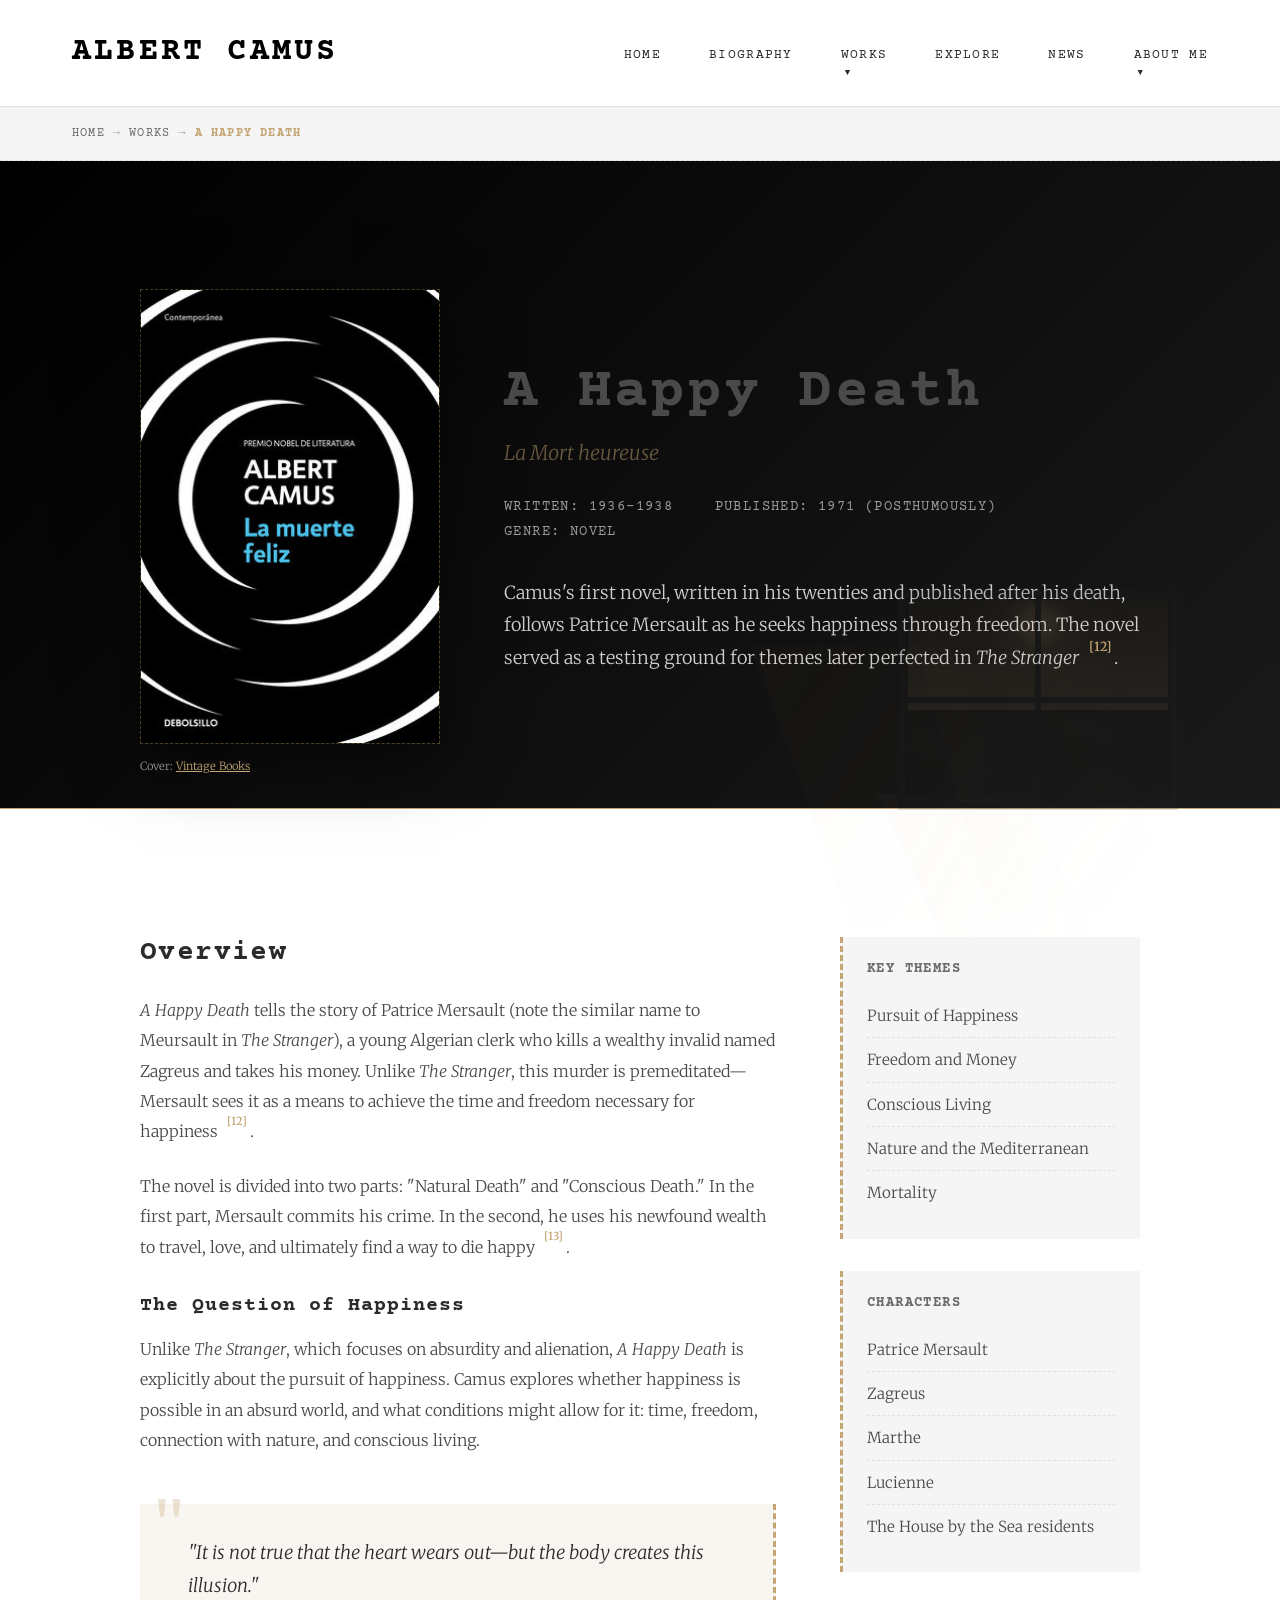
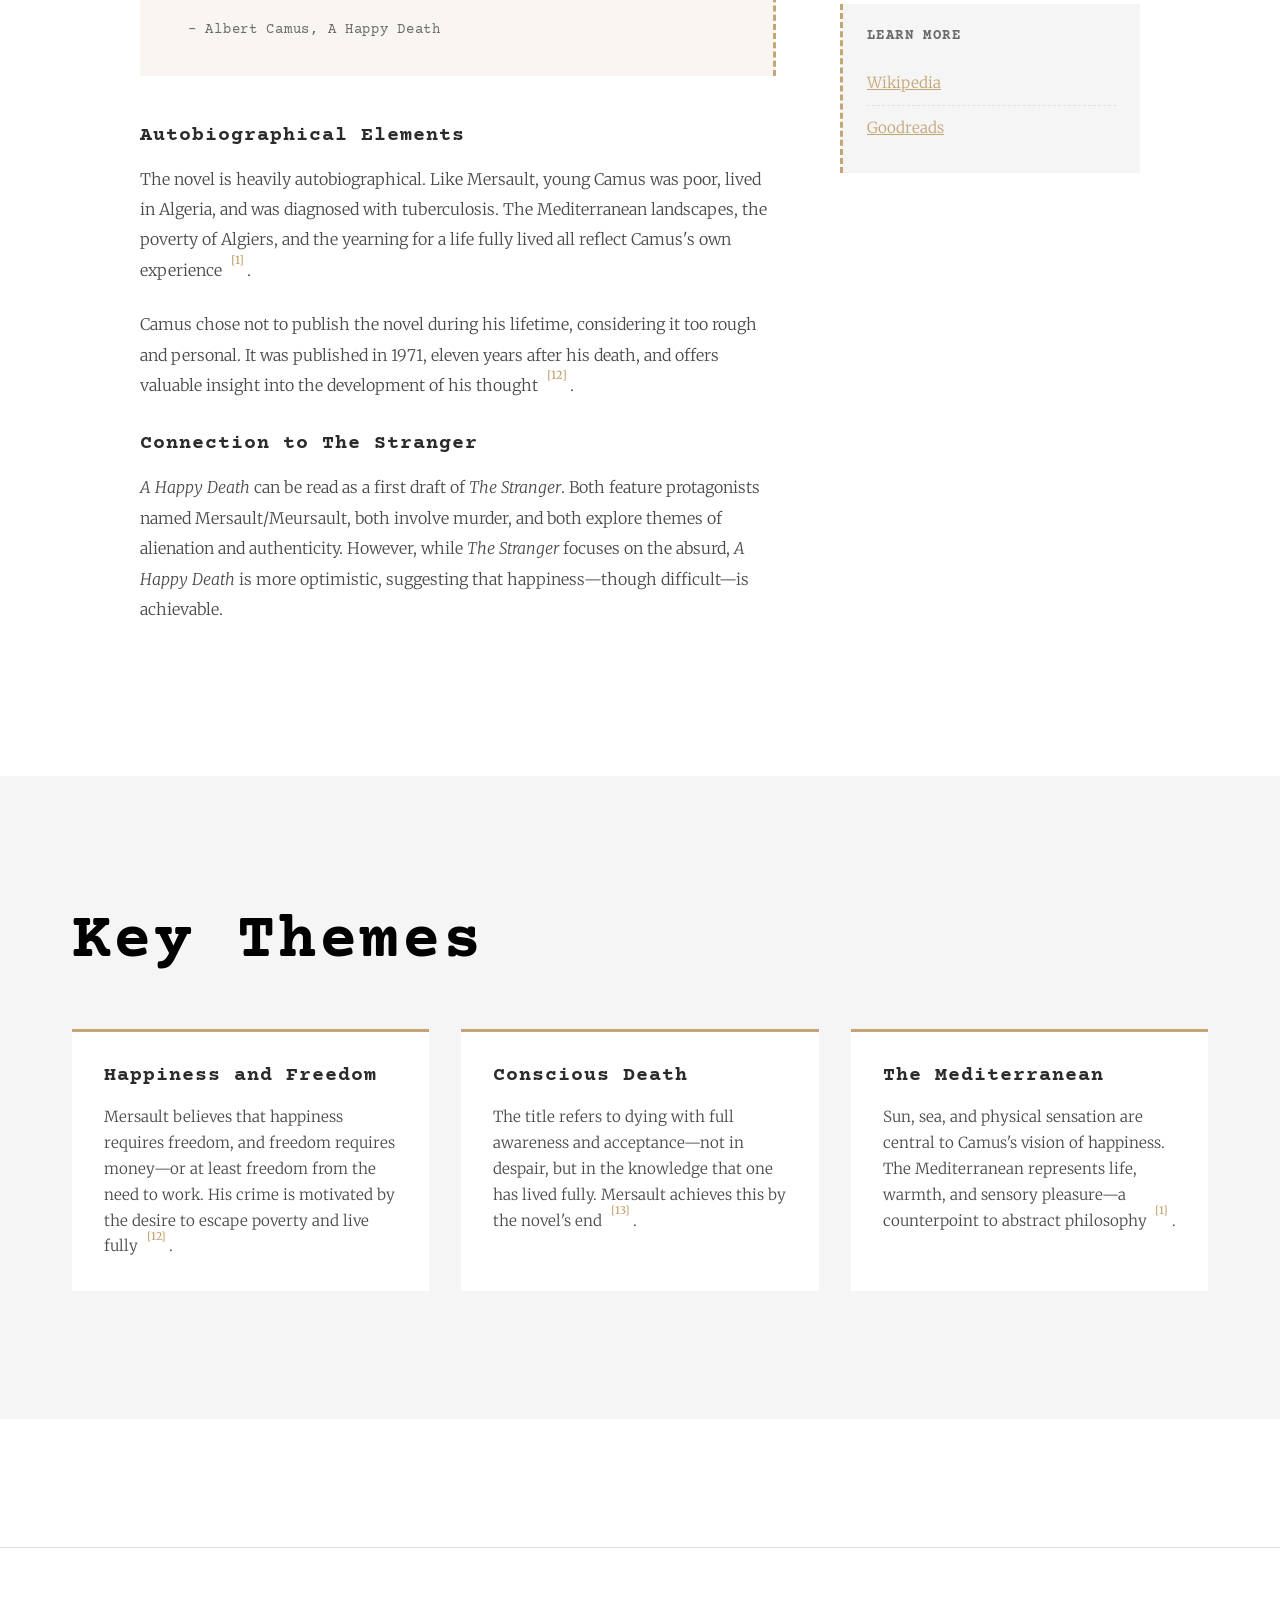
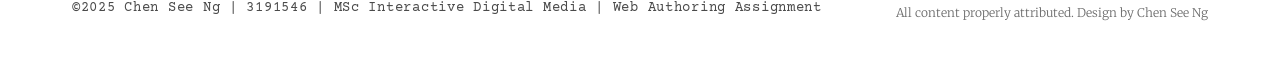
<file: happy-death.html>
<!DOCTYPE html>
<html lang="en">

<head>
<meta charset="UTF-8">
<meta name="viewport" content="width=device-width,initial-scale=1.0">
<title>Albert Camus - A Happy Death</title>
<link rel="stylesheet" href="styles/main.css">
<link rel="stylesheet" href="styles/books-animation.css">
<link rel="preconnect" href="https://fonts.googleapis.com">
<link rel="preconnect" href="https://fonts.gstatic.com" crossorigin>
<link href="https://fonts.googleapis.com/css2?family=Courier+Prime:ital,wght@0,400;0,700;1,400;1,700&family=Merriweather:ital,opsz,wght@0,18..144,300..900;1,18..144,300..900&display=swap" rel="stylesheet">
</head>

<body class="happy-page">

     <div class="happy-animation" aria-hidden="true">
        <div class="window-frame">
            <div class="window-pane window-pane-top-left"></div>
            <div class="window-pane window-pane-top-right"></div>
            <div class="window-pane window-pane-bottom-left"></div>
            <div class="window-pane window-pane-bottom-right"></div>
        </div>
        <div class="window-view">
            <div class="sky"></div>
            <div class="horizon"></div>
            <div class="sea"></div>
            <div class="setting-sun"></div>
            <div class="sun-reflection"></div>
        </div>  
        <div class="light-rays">
            <div class="light-ray"></div>
            <div class="light-ray"></div>
            <div class="light-ray"></div>
        </div> 
    </div>

<header>

    <nav class="header-nav">
    <div class="nav-container">
        <a href="home.html" class="logo">ALBERT CAMUS</a>
        <button class="mobile-menu-toggle" id="mobile-menu-toggle" aria-label="Toggle menu">
        <span></span>
        <span></span>
        <span></span>
        </button>    
        <ul class="nav-links" id="nav-links">
    <li><a href="home.html">Home</a></li>
    <li><a href="biography.html">Biography</a></li>
    <li class="has-dropdown">
        <a href="works.html">Works</a>
        <div class="dropdown">
            <a href="stranger.html">The Stranger</a>
            <a href="sisyphus.html" >The Myth of Sisyphus</a>
            <a href="happy-death.html" class="active">A Happy Death</a>
        </div>
    </li>
    <li><a href="explore.html">Explore</a></li>
    <li><a href="news.html">News</a></li>
    <li class="has-dropdown">
        <a href="about-me.html">About Me</a>
        <div class="dropdown">
            <a href="why-him.html">Why Camus</a>
        </div>
    </li>
</ul>
    </div>
    </nav>

    <nav class="breadcrumb" aria-label="Breadcrumb">
        <div class="container">
            <ol class="breadcrumb-list">
                <li class="breadcrumb-item">
                    <a href="home.html" class="breadcrumb-link">Home</a>
                </li>
                <li class="breadcrumb-item">
                    <a href="works.html" class="breadcrumb-link">Works</a>
                </li>
                <li class="breadcrumb-item">
                    <span class="breadcrumb-current">A Happy Death</span>
                </li>
            </ol>
        </div>
    </nav>

</header>

<main>

 <section class="work-hero">
        <div class="container">
            <div class="work-content">
               <div class="work-cover">
                    <img src="images/happy.jpeg" alt="A Happy Death book cover">
                    <span class="work-source">
                        Cover: <a href="https://www.penguinrandomhouse.com/" target="_blank" rel="noopener noreferrer">Vintage Books</a>
                    </span>
                </div>      
                <div class="work-info">
                    <h1 class="work-title">A Happy Death</h1>
                    <p class="work-french">La Mort heureuse</p>          
                    <div class="work-meta">
                        <span>Written: 1936-1938</span>
                        <span>Published: 1971 (posthumously)</span>
                        <span>Genre: Novel</span>
                    </div> 
                    <p class="work-intro">
                        Camus's first novel, written in his twenties and published after his death, follows Patrice Mersault as he seeks happiness through freedom. The novel served as a testing ground for themes later perfected in <em>The Stranger</em>
                        <sup class="citation"><a href="https://en.wikipedia.org/wiki/A_Happy_Death" target="_blank" rel="noopener noreferrer">[12]</a></sup>.
                    </p>
                </div>
            </div>
        </div>
    </section>

    <section class="work-main">
        <div class="container">
            <div class="content-grid">             
                <div class="main-content">                  
                   <h2>Overview</h2>
                    <p>
                        <em>A Happy Death</em> tells the story of Patrice Mersault (note the similar name to Meursault in <em>The Stranger</em>), a young Algerian clerk who kills a wealthy invalid named Zagreus and takes his money. Unlike <em>The Stranger</em>, 
                        this murder is premeditated—Mersault sees it as a means to achieve the time and freedom necessary for happiness
                        <sup class="citation"><a href="https://en.wikipedia.org/wiki/A_Happy_Death" target="_blank" rel="noopener noreferrer">[12]</a></sup>.
                    </p>                   
                    <p>
                        The novel is divided into two parts: "Natural Death" and "Conscious Death." In the first part, Mersault commits his crime. In the second, he uses his newfound wealth to travel, love, and ultimately find a way to die happy
                        <sup class="citation"><a href="https://www.goodreads.com/book/show/11992.A_Happy_Death" target="_blank" rel="noopener noreferrer">[13]</a></sup>.
                    </p>  
                    <h3>The Question of Happiness</h3>
                    <p>
                        Unlike <em>The Stranger</em>, which focuses on absurdity and alienation, <em>A Happy Death</em> is explicitly about the pursuit of happiness. Camus explores whether happiness is possible in an absurd world, and what conditions might allow for it: time, freedom, connection with nature, and conscious living.
                    </p> 
                    <blockquote>
                        "It is not true that the heart wears out—but the body creates this illusion."
                        <cite>Albert Camus, A Happy Death</cite>
                    </blockquote>
                    <h3>Autobiographical Elements</h3>
                    <p>
                        The novel is heavily autobiographical. Like Mersault, young Camus was poor, lived in Algeria, and was diagnosed with tuberculosis. The Mediterranean landscapes, the poverty of Algiers, and the yearning for a life fully lived all reflect Camus's own experience
                        <sup class="citation"><a href="https://www.britannica.com/biography/Albert-Camus" target="_blank" rel="noopener noreferrer">[1]</a></sup>.
                    </p>              
                    <p>
                        Camus chose not to publish the novel during his lifetime, considering it too rough and personal. It was published in 1971, eleven years after his death, and offers valuable insight into the development of his thought
                        <sup class="citation"><a href="https://en.wikipedia.org/wiki/A_Happy_Death" target="_blank" rel="noopener noreferrer">[12]</a></sup>.
                    </p>               
                    <h3>Connection to The Stranger</h3>
                    <p>
                        <em>A Happy Death</em> can be read as a first draft of <em>The Stranger</em>. Both feature protagonists named Mersault/Meursault, both involve murder, and both explore themes of alienation and authenticity. However, while  <em>The Stranger</em> focuses on the absurd, <em>A Happy Death</em> is more optimistic, suggesting that happiness—though difficult—is achievable.
                    </p>
                </div>
                
               <aside class="sidebar">                   
                    <div class="sidebar-section">
                        <h4>Key Themes</h4>
                        <ul>
                            <li>Pursuit of Happiness</li>
                            <li>Freedom and Money</li>
                            <li>Conscious Living</li>
                            <li>Nature and the Mediterranean</li>
                            <li>Mortality</li>
                        </ul>
                    </div>                  
                    <div class="sidebar-section">
                        <h4>Characters</h4>
                        <ul>
                            <li>Patrice Mersault</li>
                            <li>Zagreus</li>
                            <li>Marthe</li>
                            <li>Lucienne</li>
                            <li>The House by the Sea residents</li>
                        </ul>
                    </div>               
                    <div class="sidebar-section">
                        <h4>Learn More</h4>
                        <ul>
                            <li><a href="https://en.wikipedia.org/wiki/A_Happy_Death" target="_blank" rel="noopener noreferrer">Wikipedia</a></li>
                            <li><a href="https://www.goodreads.com/book/show/11992.A_Happy_Death" target="_blank" rel="noopener noreferrer">Goodreads</a></li>
                        </ul>
                    </div>                
                </aside>
                
            </div>
        </div>
    </section>

    <section class="themes-section">
        <div class="container">
            <h2 class="section-title">Key Themes</h2>         
            <div class="themes-grid">              
                <div class="theme-card">
                    <h3>Happiness and Freedom</h3>
                    <p>
                        Mersault believes that happiness requires freedom, and freedom requires money—or at least freedom from the need to work. His crime is motivated by the desire to escape poverty and live fully
                        <sup class="citation"><a href="https://en.wikipedia.org/wiki/A_Happy_Death" target="_blank" rel="noopener noreferrer">[12]</a></sup>.
                    </p>
                </div>             
                <div class="theme-card">
                    <h3>Conscious Death</h3>
                    <p>
                        The title refers to dying with full awareness and acceptance—not in despair, but in the knowledge that one has lived fully. Mersault achieves this by the novel's end
                        <sup class="citation"><a href="https://www.goodreads.com/book/show/11992.A_Happy_Death" target="_blank" rel="noopener noreferrer">[13]</a></sup>.
                    </p>
                </div>          
                <div class="theme-card">
                    <h3>The Mediterranean</h3>
                    <p>
                        Sun, sea, and physical sensation are central to Camus's vision of happiness. The Mediterranean represents life, warmth, and sensory pleasure—a counterpoint to abstract philosophy
                        <sup class="citation"><a href="https://www.britannica.com/biography/Albert-Camus" target="_blank" rel="noopener noreferrer">[1]</a></sup>.
                    </p>
                </div>       
            </div>
        </div>
    </section>

<button class="scroll-top" id="scroll-top" aria-label="Scroll to Top">↑</button>
    
</main>

<footer class="footer">
    <div class="container">
        <div class="footer-content">
            <p class="footer-info">
             &copy;2025 Chen See Ng | 3191546 | MSc Interactive Digital Media | Web Authoring Assignment
             </p>
             <p class="footer-attribution">All content properly attributed. Design by Chen See Ng</p>
             </div>
            </div>
</footer>

<script src="javascripts/main.js"></script>

</body>
</html>
</file>
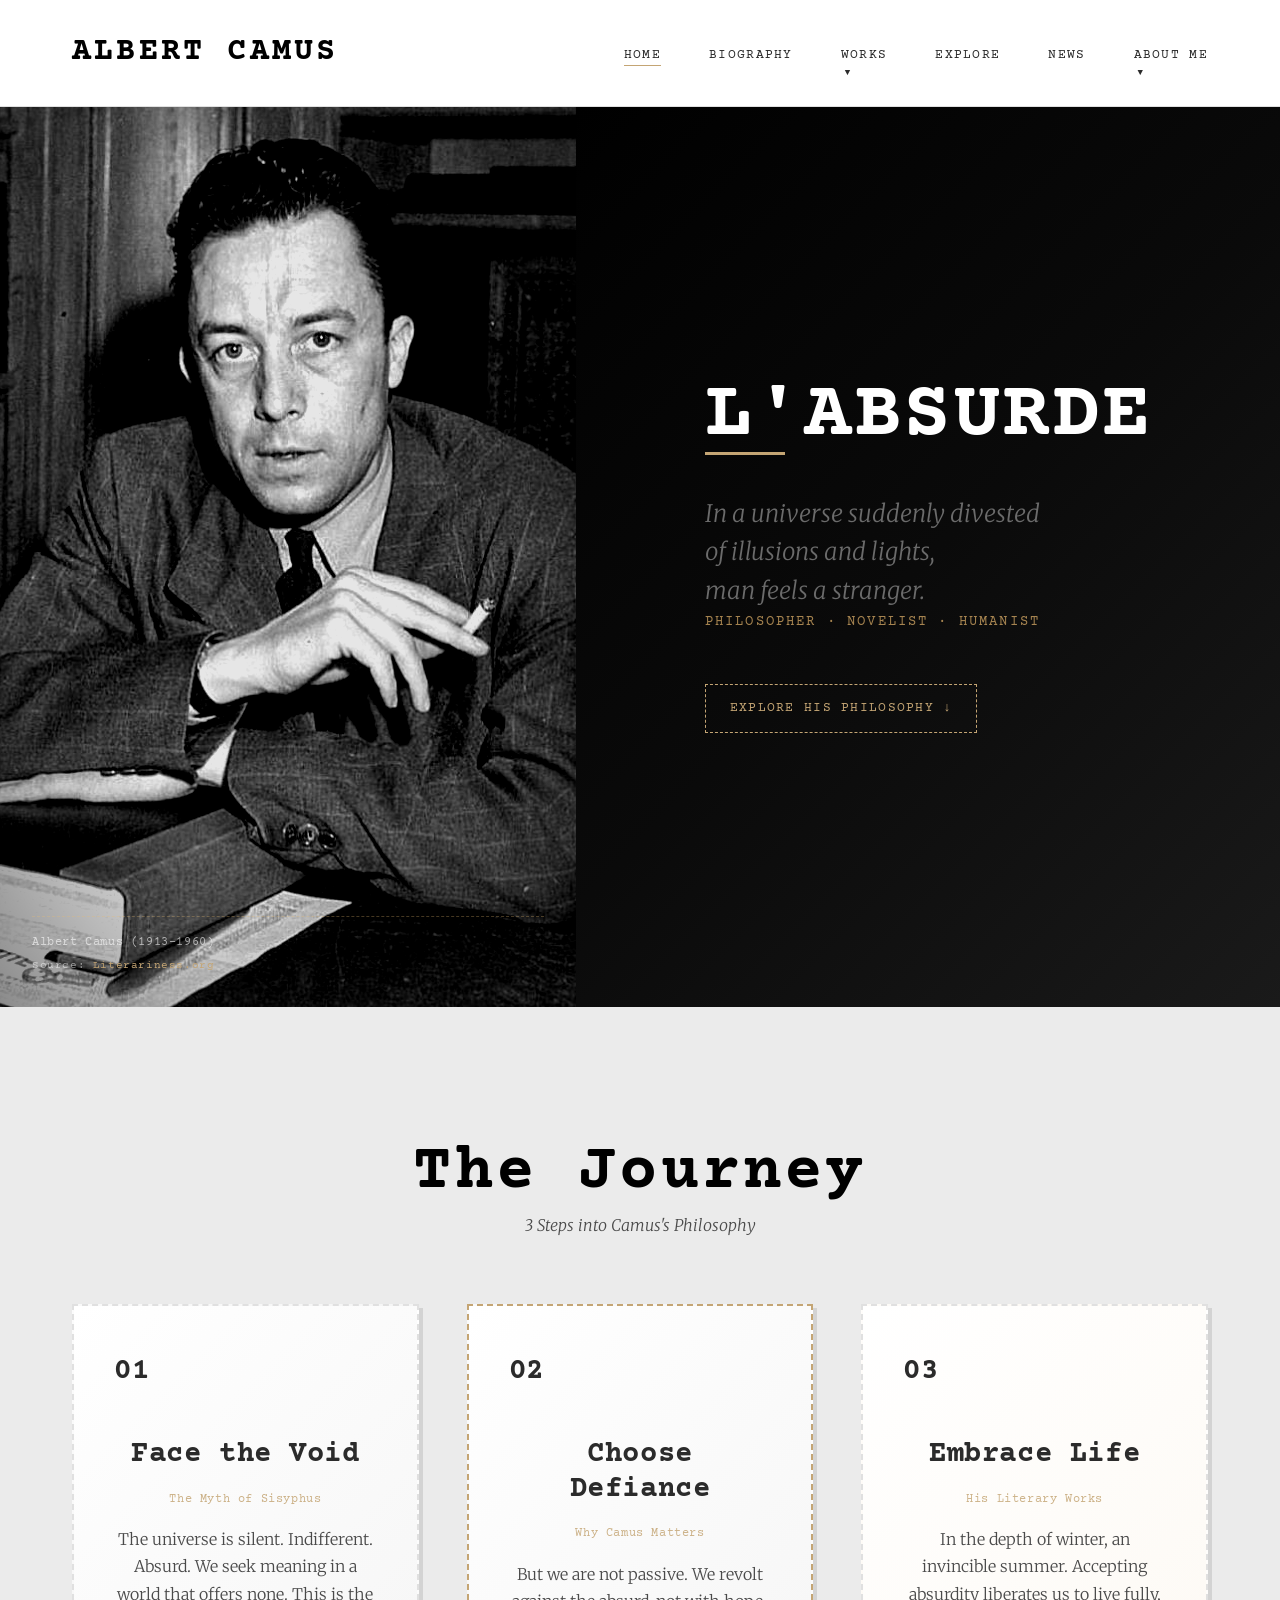
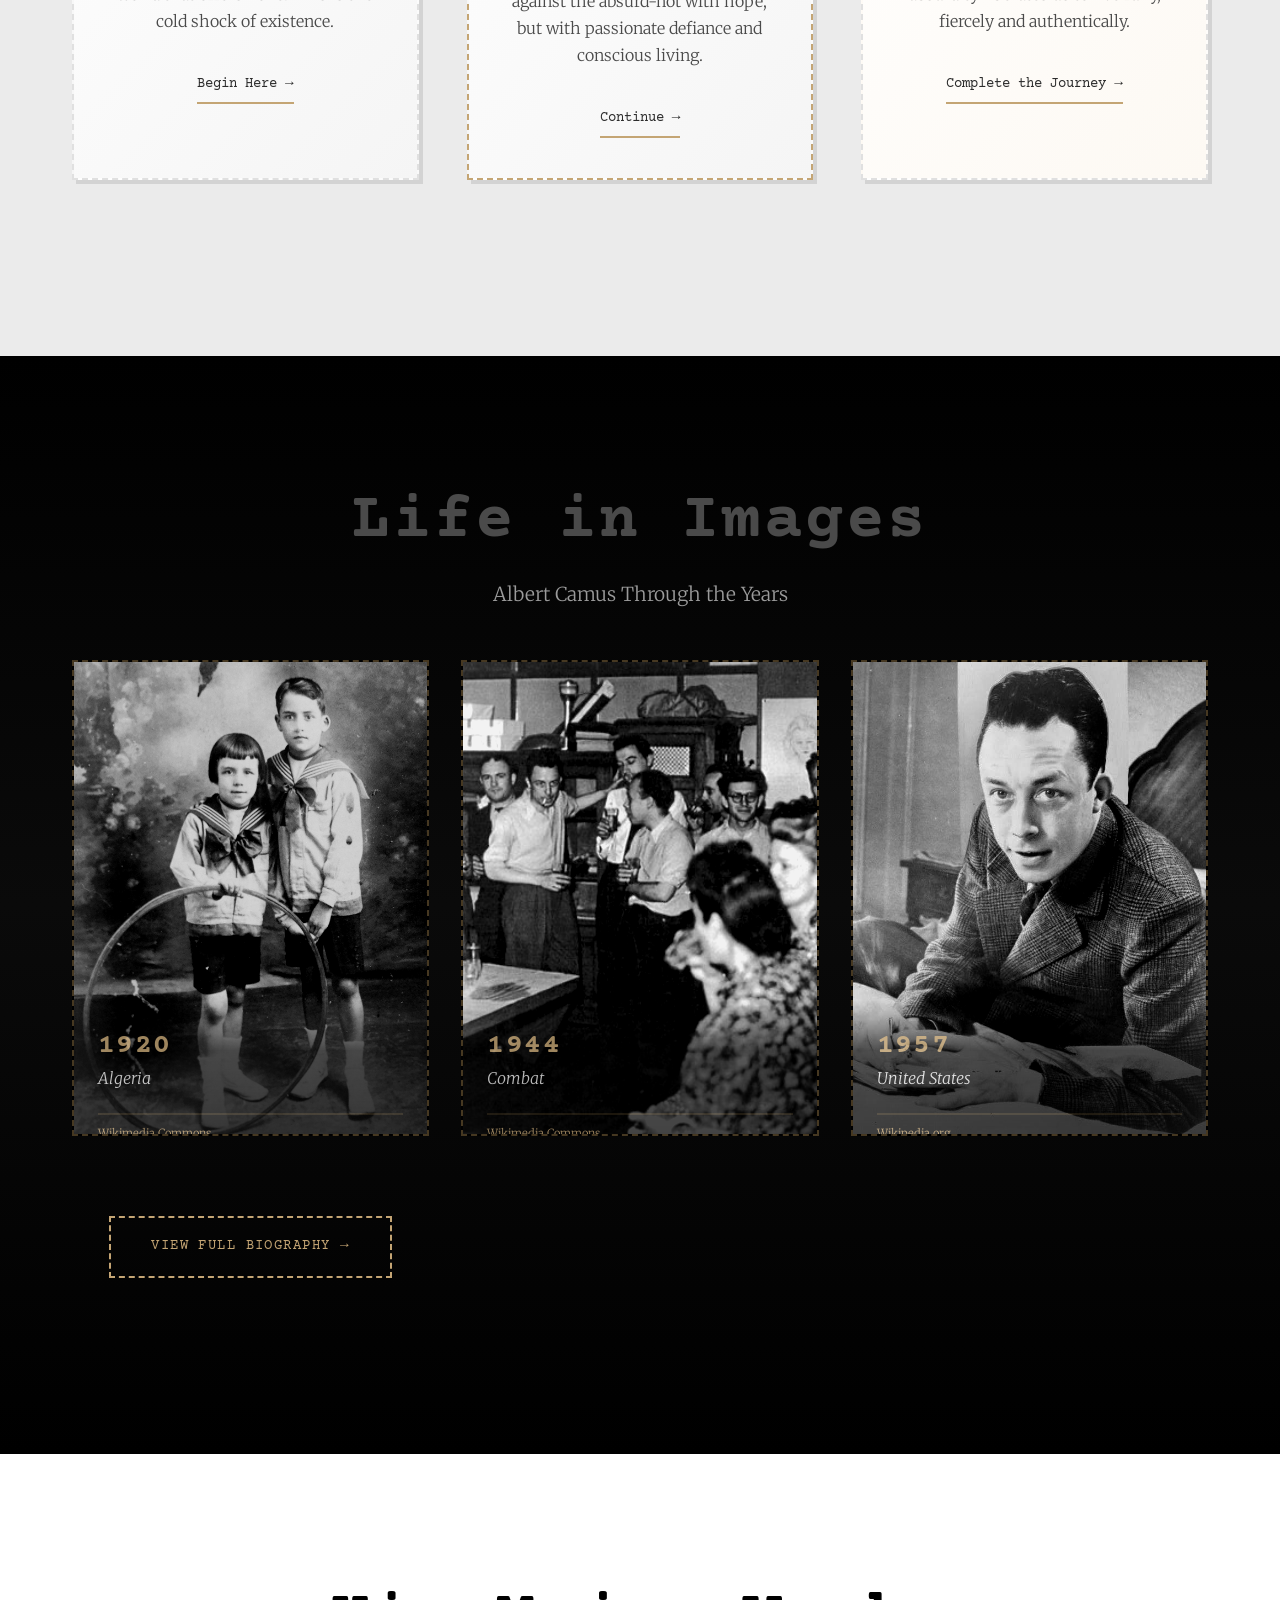
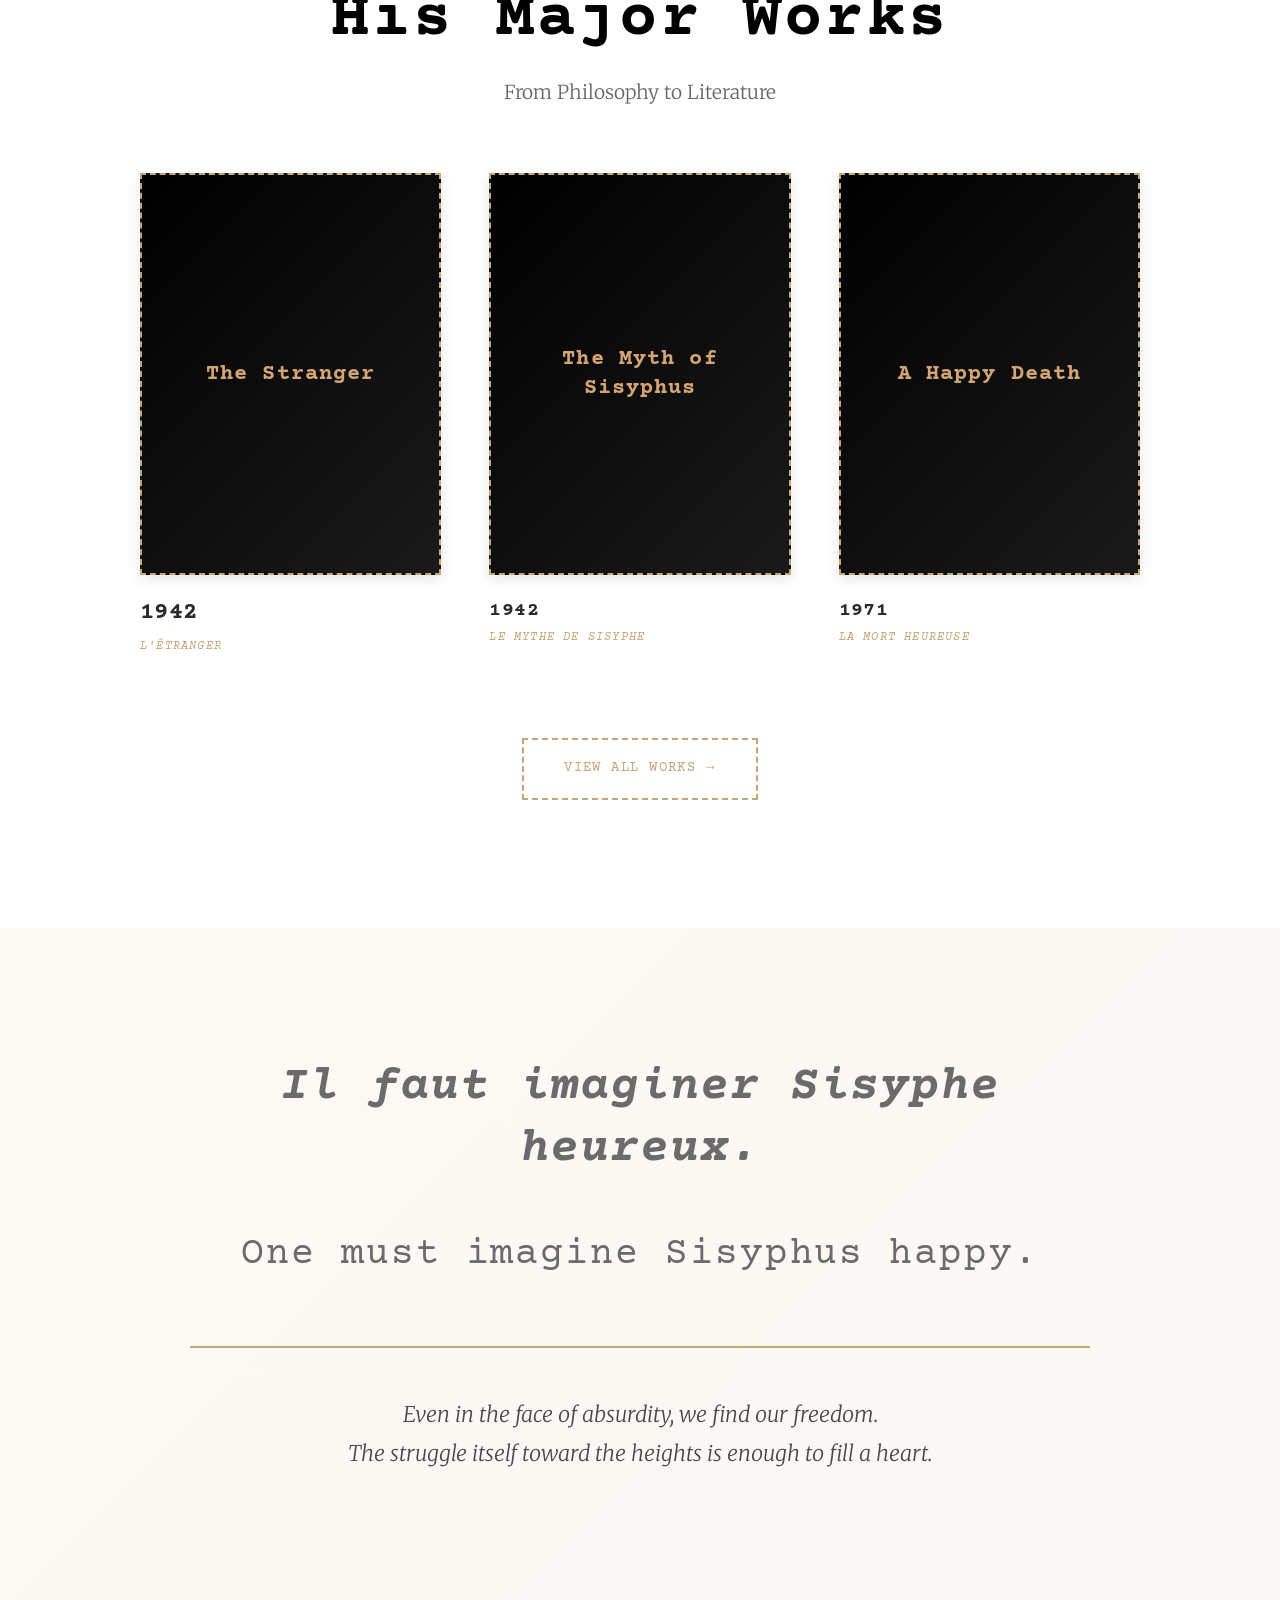
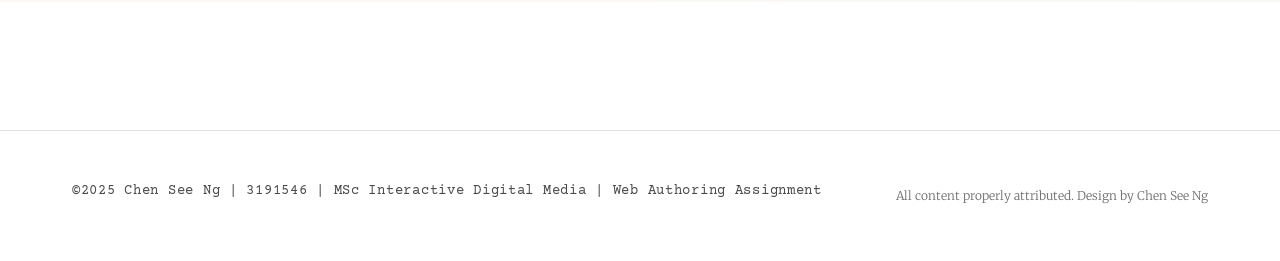
<file: home.html>
<!DOCTYPE html>
<html lang="en">

<head>
<meta charset="UTF-8">
<meta name="viewport" content="width=device-width,initial-scale=1.0">
<title>Albert Camus - Home</title>
<link rel="stylesheet" href="styles/main.css">
<link rel="preconnect" href="https://fonts.googleapis.com">
<link rel="preconnect" href="https://fonts.gstatic.com" crossorigin>
<link href="https://fonts.googleapis.com/css2?family=Courier+Prime:ital,wght@0,400;0,700;1,400;1,700&family=Merriweather:ital,opsz,wght@0,18..144,300..900;1,18..144,300..900&display=swap" rel="stylesheet">
</head>

<body class="home-page fade-in">

<header>

    <nav class="header-nav">
    <div class="nav-container">
        <a href="home.html" class="logo">ALBERT CAMUS</a>
        <button class="mobile-menu-toggle" id="mobile-menu-toggle" aria-label="Toggle menu">
        <span></span>
        <span></span>
        <span></span>
        </button>    
        <ul class="nav-links" id="nav-links">
    <li><a href="home.html" class="active">Home</a></li>
    <li><a href="biography.html">Biography</a></li>
    <li class="has-dropdown">
        <a href="works.html">Works</a>
        <div class="dropdown">
            <a href="stranger.html">The Stranger</a>
            <a href="sisyphus.html">The Myth of Sisyphus</a>
            <a href="happy-death.html">A Happy Death</a>
        </div>
    </li>
    <li><a href="explore.html">Explore</a></li>
    <li><a href="news.html">News</a></li>
    <li class="has-dropdown">
        <a href="about-me.html">About Me</a>
        <div class="dropdown">
            <a href="why-him.html">Why Camus</a>
        </div>
    </li>
</ul>
    </div>
    </nav>

</header>

<main>

<section class="hero-section" id="hero">
    <div class="hero-image">
        <figure class="hero-figure">
            <img src="images/Albert-Camus.jpg" alt="Albert Camus at his desk" class="hero-portrait">
            <figcaption class="image-attribution">Albert Camus (1913-1960)<br>
            <span class="source">Source: <a href="https://literariness.org/2023/08/04/analysis-of-albert-camuss-the-plague/" target="_blank" rel="noopener noreferrer" class="source-link">Literariness.org</a> </span>
        </figcaption>
        </figure>
    </div>
    <div class="hero-text">
        <div class="hero-content">
        <h1 class="hero-title" data-scroll-reveal>L'ABSURDE</h1>
        <div class="underline" data-scroll-reveal data-delay="100"></div>
        <p class="hero-subtitle" data-scroll-reveal data-delay="200">In a universe suddenly divested<br>
        of illusions and lights,<br>
        man feels a stranger.</p>
        <p class="hero-bottom" data-scroll-reveal data-delay="300">
            Philosopher · Novelist · Humanist
        </p>
        <a href="#cards" class="hero-scroll" data-scroll-reveal data-delay="400">
            Explore His Philosophy ↓ 
        </a>
       </div> 
    </div>       
</section>

<section class="cards-section" id="cards">
    <div class="container">
        <div class="section-header">
            <h2 class="section-title">The Journey</h2>
            <p class="section-intro">3 Steps into Camus's Philosophy</p>
        <div class="cards-grid">
            <div class="cards-card card-1" data-scroll-reveal data-delay="0">
                <div class="cards-header">
                <span class="cards-list">01</span>
                </div>
                <h3 class="cards-title">Face the Void</h3>
                <p class="cards-destination">The Myth of Sisyphus</p>
                <p class="cards-text">The universe is silent. Indifferent. Absurd. We seek meaning in a world that offers none. This is the cold shock of existence.</p>
                <a href="sisyphus.html" class="cards-link">Begin Here → </a>
            </div>
             <div class="cards-card card-2" data-scroll-reveal data-delay="100">
                <div class="cards-header">
                <span class="cards-list">02</span>
                </div>
                <h3 class="cards-title">Choose Defiance</h3>
                <p class="cards-destination">Why Camus Matters</p>
                <p class="cards-text">But we are not passive. We revolt against the absurd-not with hope, but with passionate defiance and conscious living.</p>
                <a href="why-him.html" class="cards-link">Continue → </a>
            </div>
             <div class="cards-card card-3" data-scroll-reveal data-delay="200">
                <div class="cards-header">
                <span class="cards-list">03</span>
                </div>
                <h3 class="cards-title">Embrace Life</h3>
                <p class="cards-destination">His Literary Works</p>
                <p class="cards-text">In the depth of winter, an invincible summer. Accepting absurdity liberates us to live fully, fiercely and authentically.</p>
                <a href="works.html" class="cards-link">Complete the Journey → </a>
            </div>
        </div>
    </div>
</section>

<section class="gallery-section">
    <div class="container">
        <div class="section-header">
            <h2 class="section-title">Life in Images</h2>
            <p class="section-subtitle">Albert Camus Through the Years</p>
        </div>

        <div class="gallery-grid">
            <div class="gallery-item" data-scroll-reveal data-delay="0">
                <img src="images/1920.jpg" alt="1920 Camus and his younger brother" loading="lazy">
                <div class="gallery-caption">
                    <span class="caption-year">1920</span>
                    <span class="caption-place">Algeria</span>
                    <span class="caption-source"><a href="https://commons.wikimedia.org/wiki/Category:Portraits_of_Albert_Camus" target="_blank" rel="noopener noreferrer">Wikimedia Commons</a></span>
                </div>
            </div>
            <div class="gallery-item" data-scroll-reveal data-delay="50">
                <img src="images/Journal_Combat.jpg" alt="1944 Camus" loading="lazy">
                <div class="gallery-caption">
                    <span class="caption-year">1944</span>
                    <span class="caption-place">Combat</span>
                    <span class="caption-source"><a href="https://commons.wikimedia.org/wiki/Category:Albert_Camus" target="_blank" rel="noopener noreferrer">Wikimedia Commons</a></span>
                </div>
            </div>
            <div class="gallery-item" data-scroll-reveal data-delay="150">
                <img src="images/1957.jpg" alt="1957 Camus" loading="lazy">
                <div class="gallery-caption">
                    <span class="caption-year">1957</span>
                    <span class="caption-place">United States</span>
                    <span class="caption-source"><a href="https://en.wikipedia.org/wiki/Albert_Camus" target="_blank" rel="noopener noreferrer">Wikipedia.org</a></span>
                </div>
            </div>
      <div class="gallery-cta"><a href="biography.html" class="cta-button">View Full Biography →</a></div>
    </div>
</section>

<section class="books-section">
    <div class="container">
        <div class="section-header">
            <h2 class="section-title">His Major Works</h2>
            <p class="section-subtitle">From Philosophy to Literature</p>
        </div>

        <div class="books-grid">
            <a href="stranger.html" class="books-card" data-scroll-reveal data-delay="0">
                <div class="books-cover">
                    <span class="book-name">The Stranger</span>
                    <p class="book-quote">I had only a <br>little time left and<br>I didn't want to<br>waste it on God.</p>
                </div>
                <h3 class="book-year">1942</h3>
                <p class="book-subtitle">L'Étranger</p>
            </a>
            <a href="sisyphus.html" class="books-card" data-scroll-reveal data-delay="100">
                <div class="books-cover">
                    <span class="book-name">The Myth of Sisyphus</span>
                    <p class="book-quote">There is but one<br> truly serious<br>philosophical problem,<br>and that is suicide.</p>
                </div>
                <h3 class="book-title">1942</h3>
                <p class="book-subtitle">Le Mythe de Sisyphe</p>
            </a>
            <a href="happy-death.html" class="books-card" data-scroll-reveal data-delay="200">
                <div class="books-cover">
                    <span class="book-name">A Happy Death</span>
                    <p class="book-quote">To be happy,<br>we must not be <br>too concerned<br>with others.</p>
                </div>
                <h3 class="book-title">1971</h3>
                <p class="book-subtitle">La Mort Heureuse</p>
            </a>
        </div>
        <div class="books-cta">
            <a href="works.html" class="cta-button">View All Works →</a>
        </div>
    </div>
</section>

<section class="quote-section">
    <div class="container">
        <div class="quote-parts">
            <div class="quote-layer quote-french" data-scroll-reveal>
                <p class="quote-text">Il faut imaginer Sisyphe heureux.</p>
            </div>
            <div class="quote-layer quote-english" data-scroll-reveal data-delay="200">
                <p class="quote-text">One must imagine Sisyphus happy.</p>
            </div>
            <div class="quote-layer quote-meaning" data-scroll-reveal data-delay="400">
                <p class="quote-explanation">
                    Even in the face of absurdity, we find our freedom.<br>
                    The struggle itself toward the heights is enough to fill a heart.
                </p>
            </div>
        </div>
    </div>
</section>

<button class="scroll-top" id="scroll-top" aria-label="Scroll to Top">↑</button>

</main>

<footer class="footer">
    <div class="container">
        <div class="footer-content">
            <p class="footer-info">
             &copy;2025 Chen See Ng | 3191546 | MSc Interactive Digital Media | Web Authoring Assignment
             </p>
             <p class="footer-attribution">All content properly attributed. Design by Chen See Ng</p>
             </div>
            </div>
</footer>

<script src="javascripts/main.js"></script>

</body>
</html>
</file>
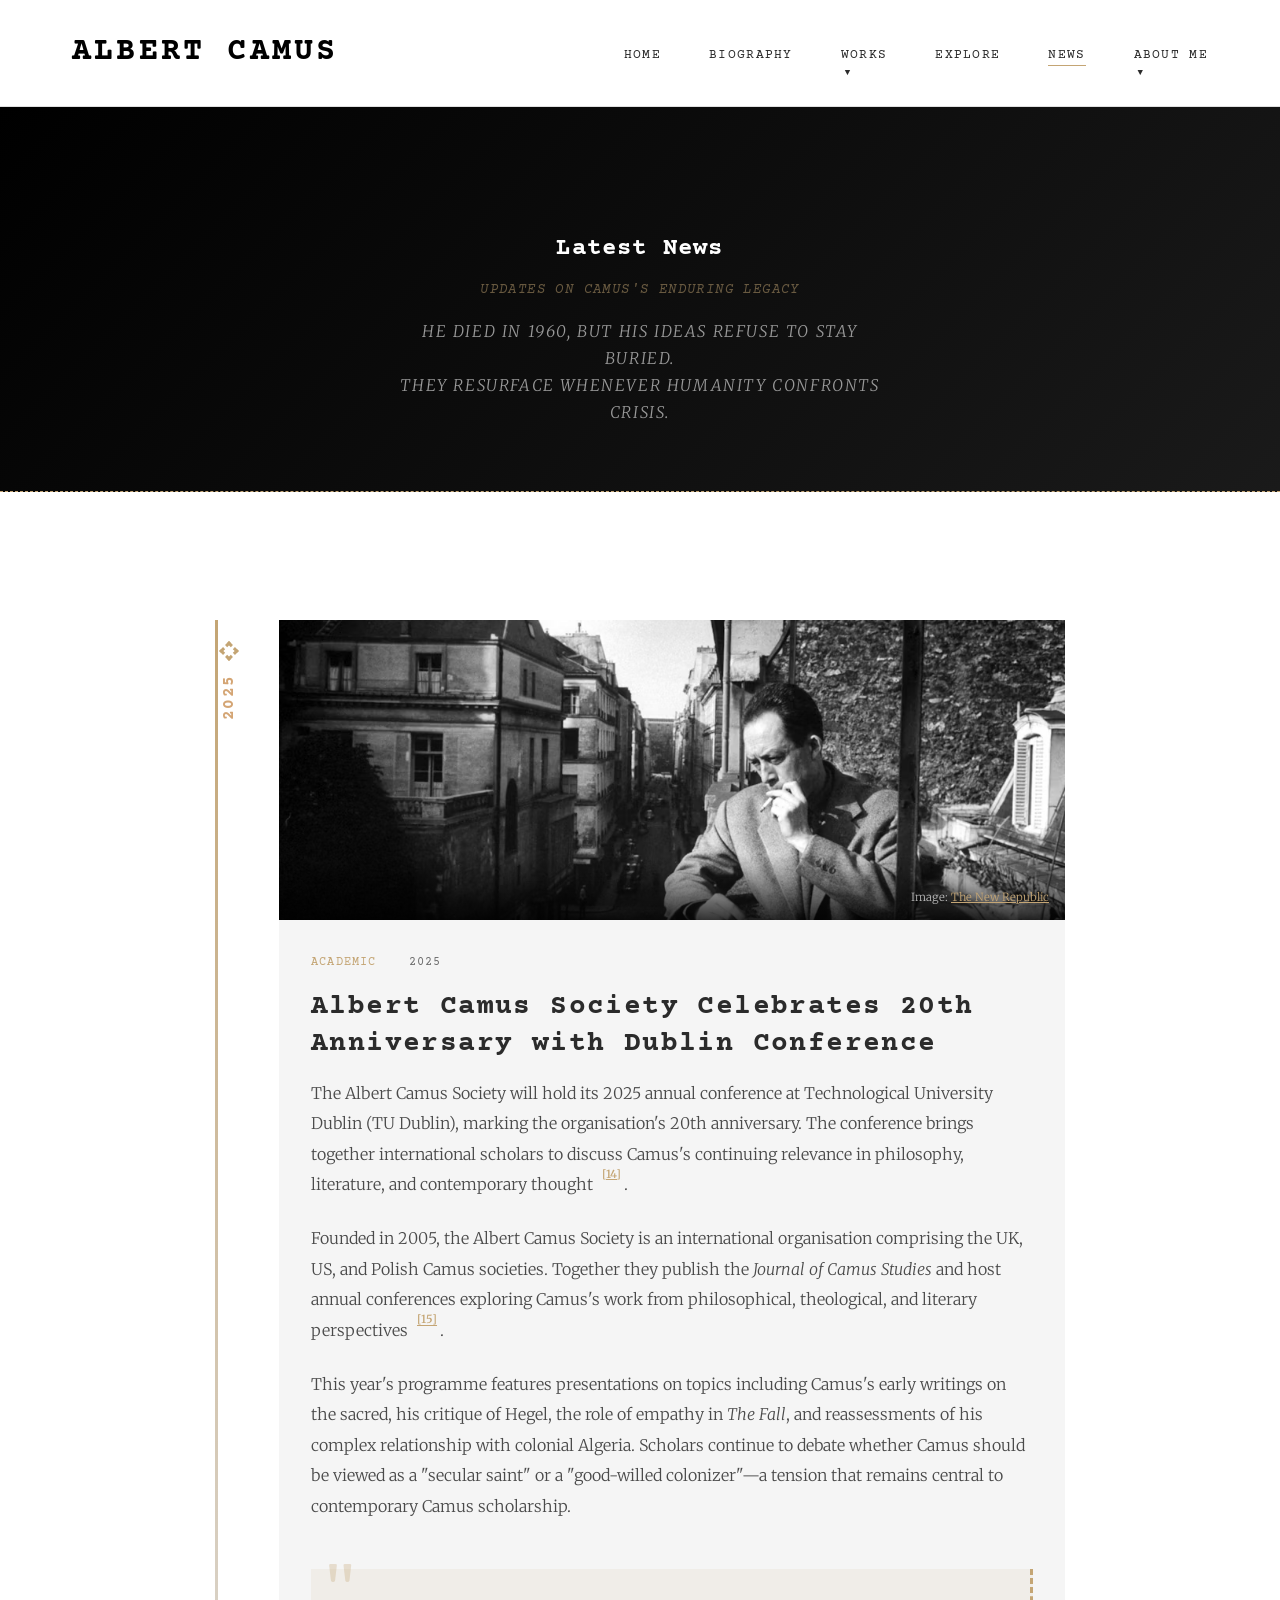
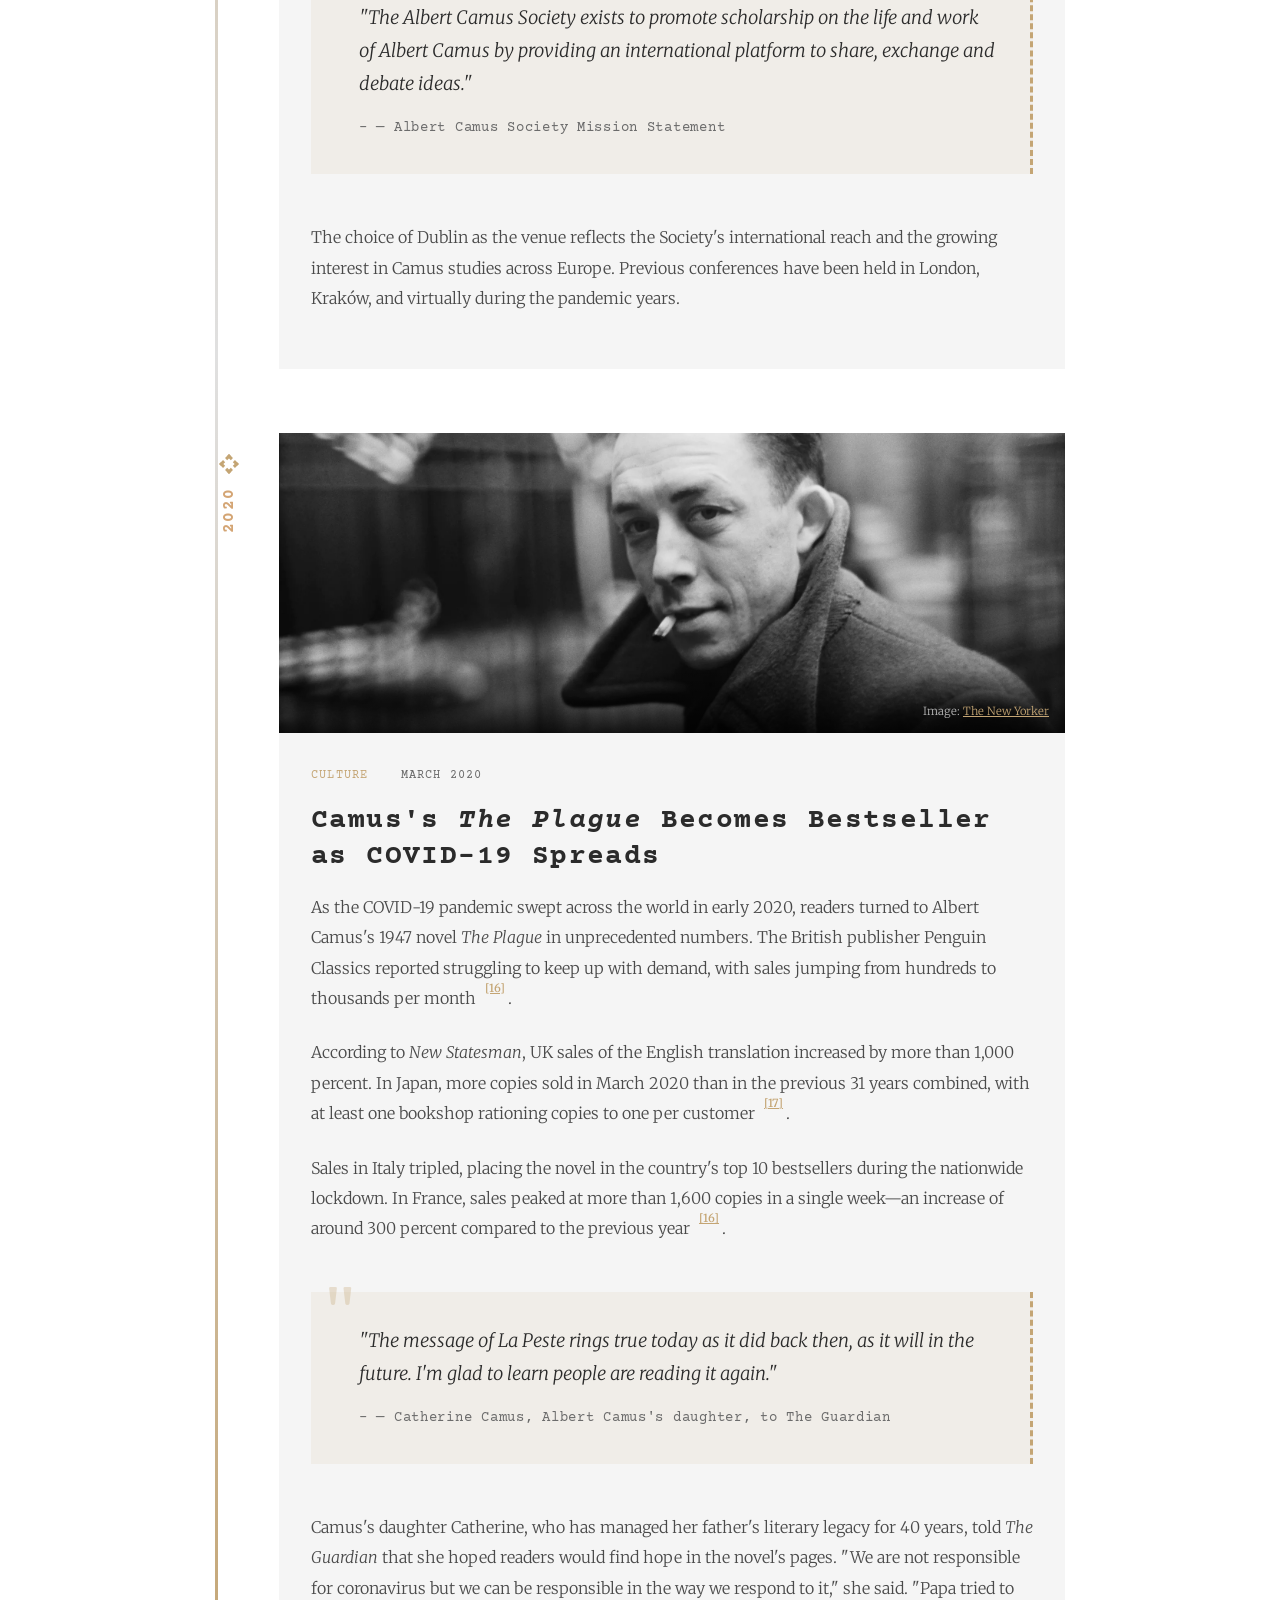
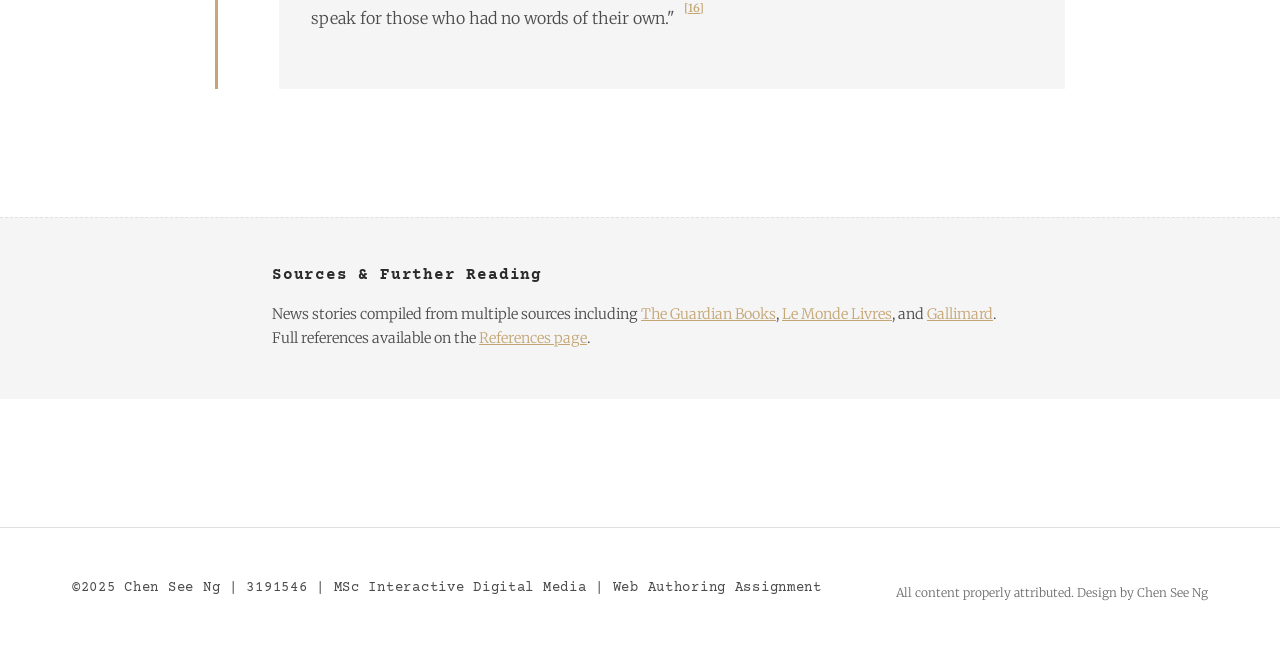
<file: news.html>
<!DOCTYPE html>
<html lang="en">

<head>
<meta charset="UTF-8">
<meta name="viewport" content="width=device-width,initial-scale=1.0">
<title>Albert Camus - News</title>
<link rel="stylesheet" href="styles/main.css">
<link rel="preconnect" href="https://fonts.googleapis.com">
<link rel="preconnect" href="https://fonts.gstatic.com" crossorigin>
<link href="https://fonts.googleapis.com/css2?family=Courier+Prime:ital,wght@0,400;0,700;1,400;1,700&family=Merriweather:ital,opsz,wght@0,18..144,300..900;1,18..144,300..900&display=swap" rel="stylesheet">
</head>

<body class="news-page fade-in">

<header>

    <nav class="header-nav">
    <div class="nav-container">
        <a href="home.html" class="logo">ALBERT CAMUS</a>
        <button class="mobile-menu-toggle" id="mobile-menu-toggle" aria-label="Toggle menu">
        <span></span>
        <span></span>
        <span></span>
        </button>    
       <ul class="nav-links" id="nav-links">
    <li><a href="home.html">Home</a></li>
    <li><a href="biography.html">Biography</a></li>
    <li class="has-dropdown">
        <a href="works.html">Works</a>
        <div class="dropdown">
            <a href="stranger.html">The Stranger</a>
            <a href="sisyphus.html">The Myth of Sisyphus</a>
            <a href="happy-death.html">A Happy Death</a>
        </div>
    </li>
    <li><a href="explore.html">Explore</a></li>
    <li><a href="news.html" class="active">News</a></li>
    <li class="has-dropdown">
        <a href="about-me.html">About Me</a>
        <div class="dropdown">
            <a href="why-him.html">Why Camus</a>
        </div>
    </li>
</ul>
    </div>
    </nav>

</header>

<main>

 <section class="news-hero">
        <div class="container">
            <h1>Latest News</h1>
            <p class="hero-subtitle">Updates on Camus's enduring legacy</p>
            <p class="hero-intro">He died in 1960, but his ideas refuse to stay buried.<br>
            they resurface whenever humanity confronts crisis.</p>
        </div>
    </section>

    <section class="news-section">
        <div class="container">
            <div class="news-timeline">
                <div class="timeline-track"></div>
                <article class="news-article">
                    <div class="article-marker">
                        <span class="marker-year">2025</span>
                    </div>
                    <div class="article-image">
                        <img src="images/new1.avif" alt="Albert Camus New 01">
                        <span class="article-image-source">
                            Image: <a href="https://newrepublic.com/article/137009/camus-investigation" target="_blank" rel="noopener noreferrer">The New Republic</a>
                        </span>
                    </div>           
                    <div class="article-content">
                        <div class="article-meta">
                            <span class="article-category">Academic</span>
                            <span class="article-date">2025</span>
                        </div>  
                        <h2 class="article-title">Albert Camus Society Celebrates 20th Anniversary with Dublin Conference</h2>         
                        <div class="article-body">
                            <p>
                                The Albert Camus Society will hold its 2025 annual conference at Technological University Dublin (TU Dublin), marking the organisation's 20th anniversary. The conference brings together international scholars to discuss Camus's continuing relevance in philosophy, literature, and contemporary thought
                                <sup class="citation"><a href="https://www.camus-society.com/conference2025" target="_blank" rel="noopener noreferrer">[14]</a></sup>.
                            </p>                  
                            <p>
                                Founded in 2005, the Albert Camus Society is an international organisation comprising the UK, US, and Polish Camus societies. Together they publish the <em>Journal of Camus Studies</em> and host annual conferences exploring Camus's work from philosophical, theological, and literary perspectives
                                <sup class="citation"><a href="https://www.camus-society.com/about" target="_blank" rel="noopener noreferrer">[15]</a></sup>.
                            </p>   
                            <p>
                                This year's programme features presentations on topics including Camus's early writings on the sacred, his critique of Hegel, the role of empathy in <em>The Fall</em>, and reassessments of his complex relationship with colonial Algeria. Scholars continue to debate whether Camus should be viewed as a "secular saint" or a "good-willed colonizer"—a tension that remains central to contemporary Camus scholarship.
                            </p>                  
                            <blockquote>
                                "The Albert Camus Society exists to promote scholarship on the life and work of Albert Camus by providing an international platform to share, exchange and debate ideas."
                                <cite>— Albert Camus Society Mission Statement</cite>
                            </blockquote>           
                            <p>
                                The choice of Dublin as the venue reflects the Society's international reach and the growing interest in Camus studies across Europe. Previous conferences have been held in London, Kraków, and virtually during the pandemic years.
                            </p>
                        </div>
                    </div>
                </article>
                        
                <article class="news-article">
                    <div class="article-marker">
                        <span class="marker-year">2020</span>
                    </div>
                    <div class="article-image">
                        <img src="images/new2.webp" alt="Albert Camus New 02">
                        <span class="article-image-source">
                            Image: <a href="https://www.newyorker.com/magazine/2012/04/09/facing-history" target="_blank" rel="noopener noreferrer">The New Yorker</a>
                        </span>
                    </div>                
                    <div class="article-content">
                        <div class="article-meta">
                           <span class="article-category">Culture</span>
                            <span class="article-date">March 2020</span>
                        </div>                     
                        <h2 class="article-title">Camus's <em>The Plague</em> Becomes Bestseller as COVID-19 Spreads</h2>                     
                        <div class="article-body">
                            <p>
                                As the COVID-19 pandemic swept across the world in early 2020, readers turned to Albert Camus's 1947 novel <em>The Plague</em> in unprecedented numbers. The British publisher Penguin Classics reported struggling to keep up with demand, with sales jumping from hundreds to thousands per month
                                <sup class="citation"><a href="https://www.theguardian.com/books/2020/mar/05/publishers-report-sales-boom-in-albert-camus-the-plague" target="_blank" rel="noopener noreferrer">[16]</a></sup>.
                            </p>   
                            <p>
                                According to <em>New Statesman</em>, UK sales of the English translation increased by more than 1,000 percent. In Japan, more copies sold in March 2020 than in the previous 31 years combined, with at least one bookshop rationing copies to one per customer
                                <sup class="citation"><a href="https://www.newstatesman.com/long-reads/2020/05/the-plague-albert-camus-coronavirus-resurgence" target="_blank" rel="noopener noreferrer">[17]</a></sup>.
                            </p>    
                            <p>
                                Sales in Italy tripled, placing the novel in the country's top 10 bestsellers during the nationwide lockdown. In France, sales peaked at more than 1,600 copies in a single week—an increase of around 300 percent compared to the previous year
                                <sup class="citation"><a href="https://www.theguardian.com/books/2020/mar/05/publishers-report-sales-boom-in-albert-camus-the-plague" target="_blank" rel="noopener noreferrer">[16]</a></sup>.
                            </p>         
                            <blockquote>
                                "The message of <em>La Peste</em> rings true today as it did back then, as it will in the future. I'm glad to learn people are reading it again."
                                <cite>— Catherine Camus, Albert Camus's daughter, to The Guardian</cite>
                            </blockquote>                     
                            <p>
                                Camus's daughter Catherine, who has managed her father's literary legacy for 40 years, told <em>The Guardian</em> that she hoped readers would find hope in the novel's pages. "We are not responsible for coronavirus but we can be responsible in the way we respond to it," she said. "Papa tried to speak for those who had no words of their own."
                                <sup class="citation"><a href="https://www.theguardian.com/books/2020/mar/05/publishers-report-sales-boom-in-albert-camus-the-plague" target="_blank" rel="noopener noreferrer">[16]</a></sup>
                            </p>
                        </div>
                    </div>
                </article>
                
            </div>
        </div>
    </section>

    <section class="news-sources">
        <div class="container">
            <h3>Sources & Further Reading</h3>
            <p>
                News stories compiled from multiple sources including 
                <a href="https://www.theguardian.com/books" target="_blank" rel="noopener noreferrer">The Guardian Books</a>, 
                <a href="https://www.lemonde.fr/livres/" target="_blank" rel="noopener noreferrer">Le Monde Livres</a>, and 
                <a href="https://www.gallimard.fr/" target="_blank" rel="noopener noreferrer">Gallimard</a>. 
                Full references available on the <a href="about-me.html#references">References page</a>.
            </p>
        </div>
    </section>

<button class="scroll-top" id="scroll-top" aria-label="Scroll to Top">↑</button>    

</main>

<footer class="footer">
    <div class="container">
        <div class="footer-content">
            <p class="footer-info">
             &copy;2025 Chen See Ng | 3191546 | MSc Interactive Digital Media | Web Authoring Assignment
             </p>
             <p class="footer-attribution">All content properly attributed. Design by Chen See Ng</p>
             </div>
            </div>
</footer>

<script src="javascripts/main.js"></script>

</body>
</html>
</file>
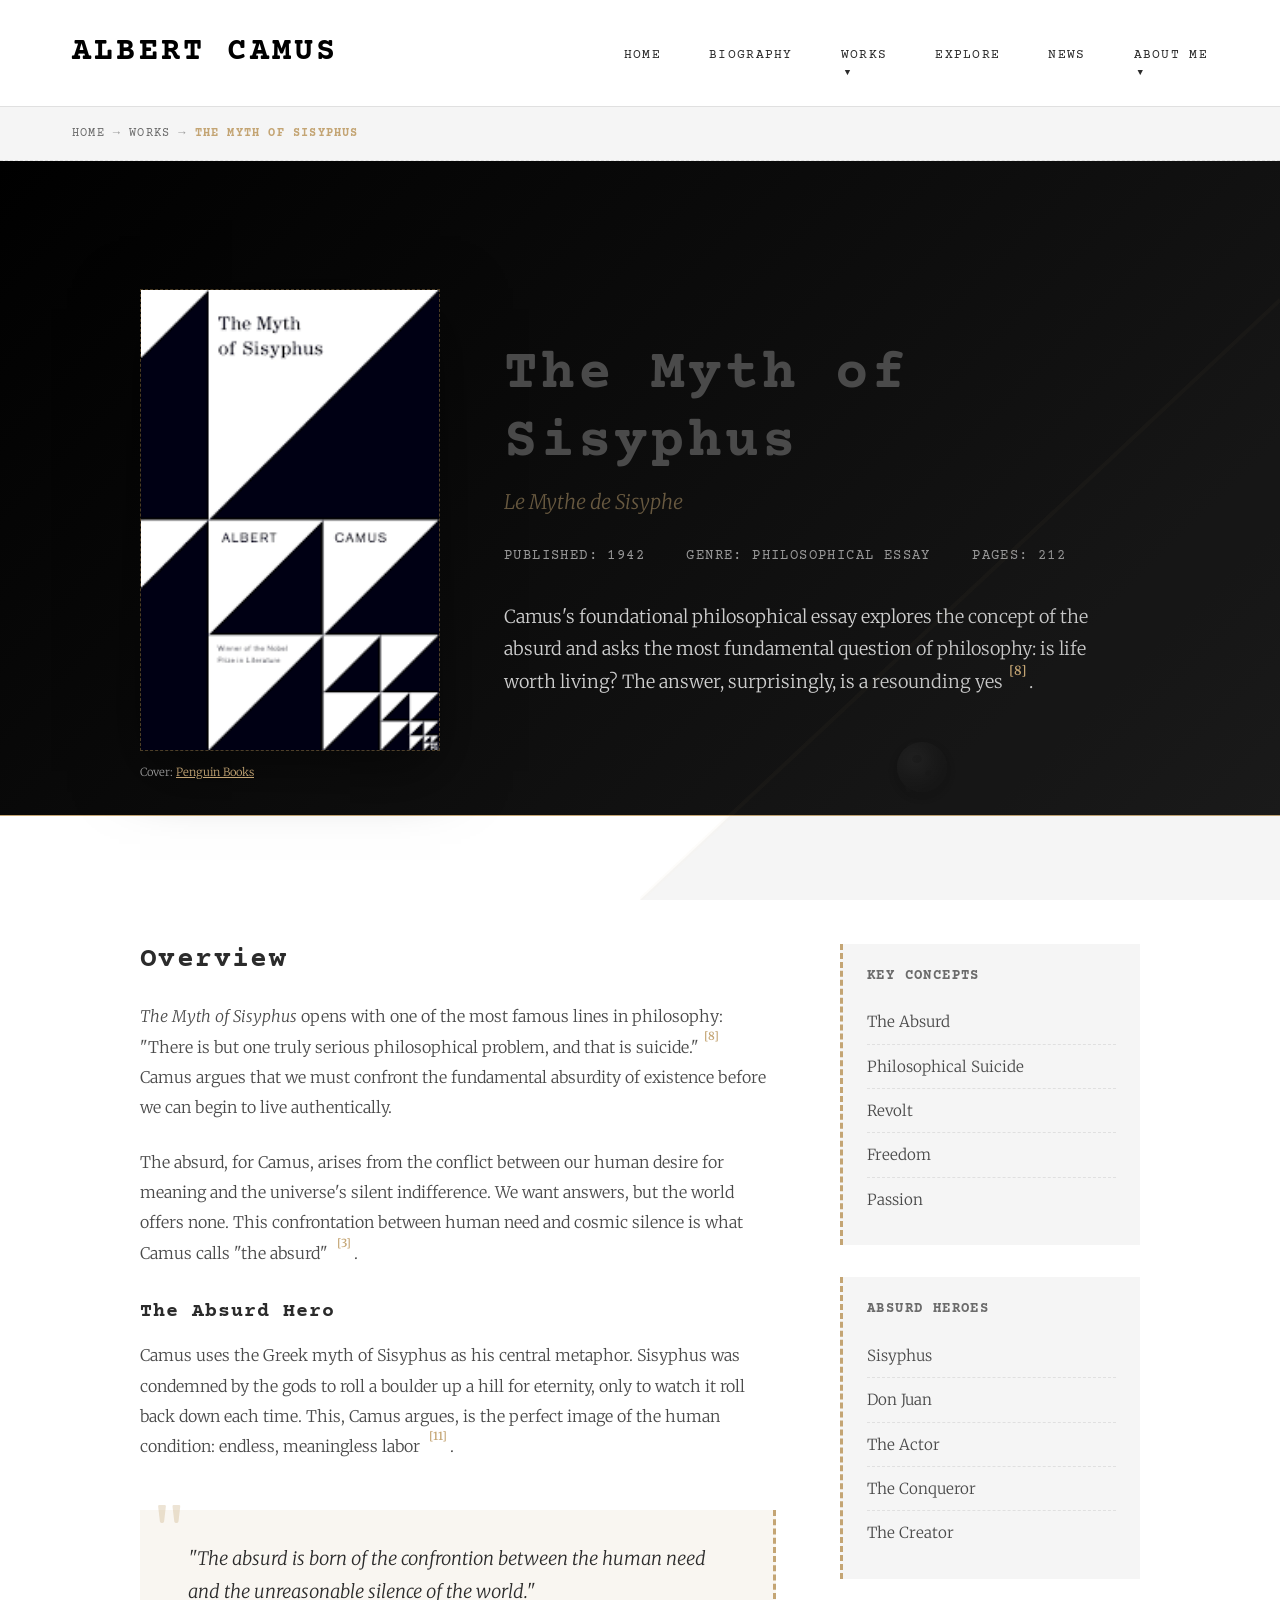
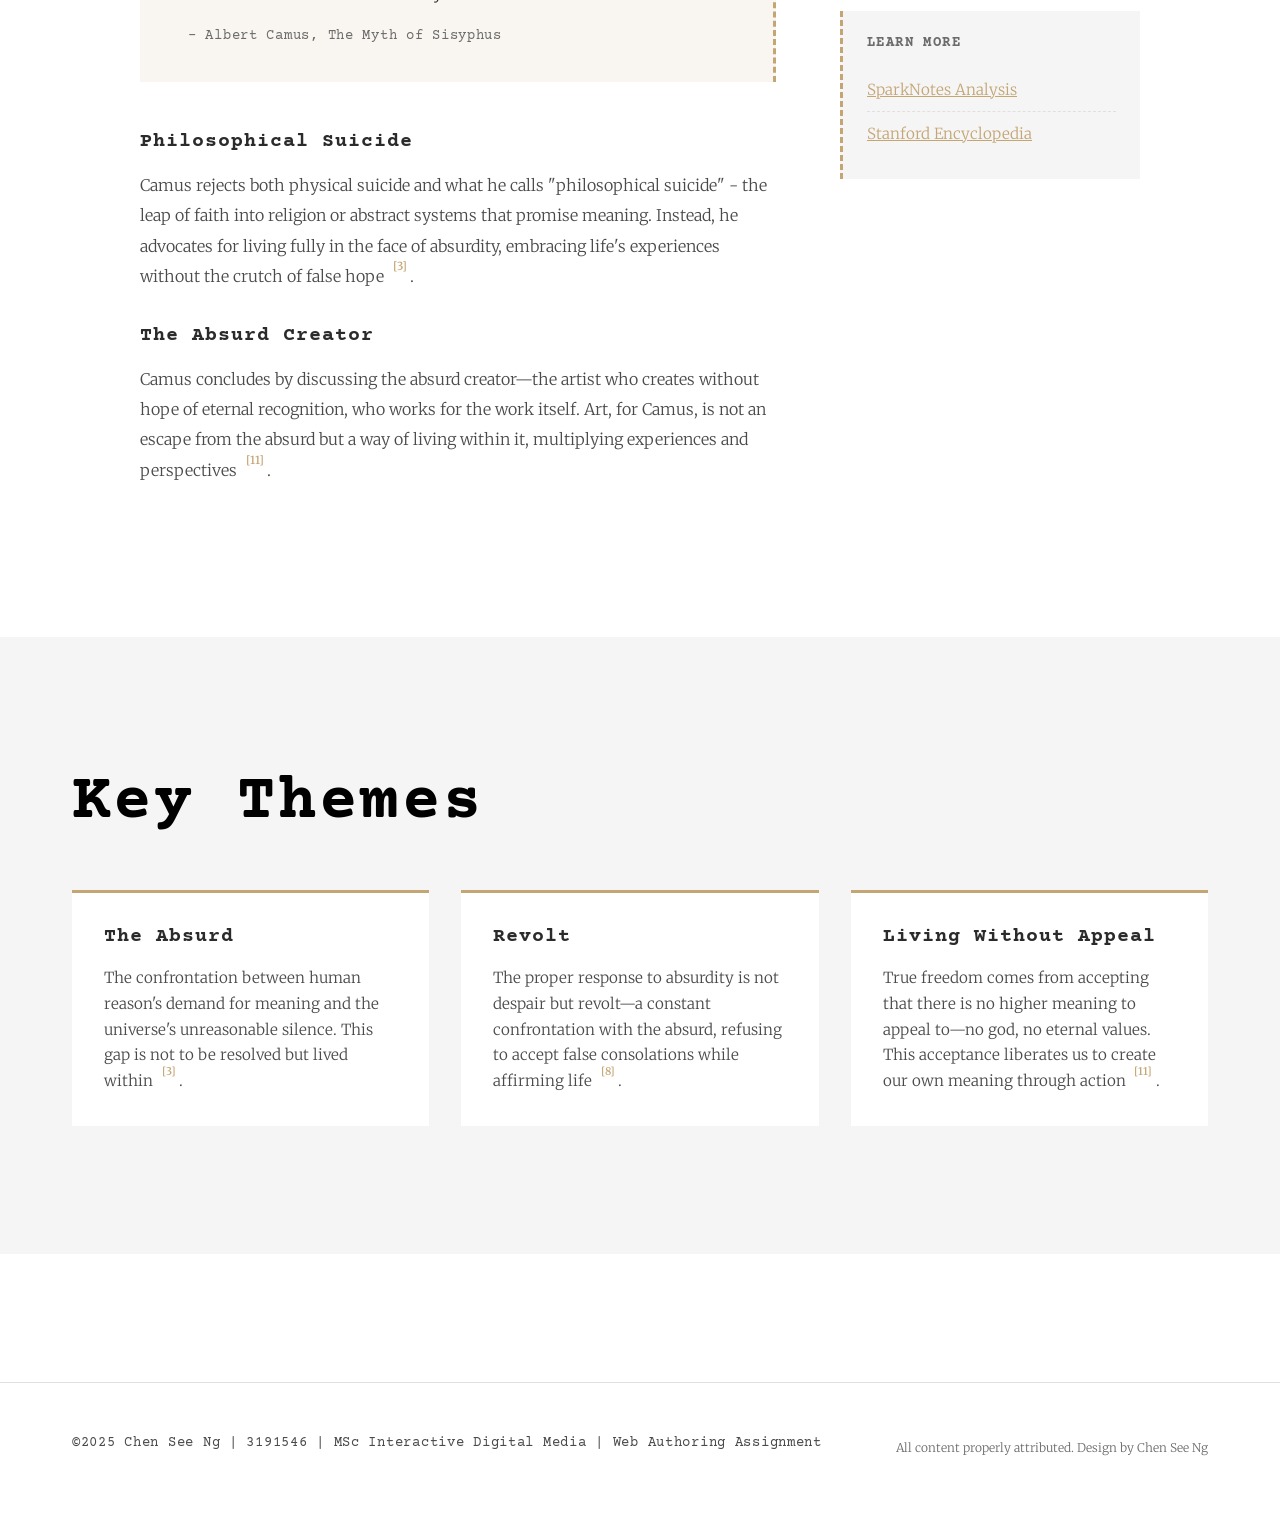
<file: sisyphus.html>
<!DOCTYPE html>
<html lang="en">

<head>
<meta charset="UTF-8">
<meta name="viewport" content="width=device-width,initial-scale=1.0">
<title>Albert Camus - The Myth of Sisyphus</title>
<link rel="stylesheet" href="styles/main.css">
<link rel="stylesheet" href="styles/books-animation.css">
<link rel="preconnect" href="https://fonts.googleapis.com">
<link rel="preconnect" href="https://fonts.gstatic.com" crossorigin>
<link href="https://fonts.googleapis.com/css2?family=Courier+Prime:ital,wght@0,400;0,700;1,400;1,700&family=Merriweather:ital,opsz,wght@0,18..144,300..900;1,18..144,300..900&display=swap" rel="stylesheet">
</head>

<body class="sisyphus-page">

    <div class="sisyphus-animation" aria-hidden="true">
        <svg class="mountain-svg" viewBox="0 0 400 300" preserveAspectRatio="none">
            <polygon class="mountain-shape" points="0,300 400,300 400,50" fill="rgba(43,43,43,0.3)"/>
            <line class="mountain-slope-line" x1="0" y1="300" x2="400" y2="50" stroke="rgba(196,165,116,0.2)" stroke-width="2"/>
        </svg>
        <div class="sisyphus-figure">
            <div class="figure-head"></div>
            <div class="figure-body"></div>
            <div class="figure-legs"></div>
        </div>
        <div class="boulder"></div>
    </div>

<header>

    <nav class="header-nav">
    <div class="nav-container">
        <a href="home.html" class="logo">ALBERT CAMUS</a>
        <button class="mobile-menu-toggle" id="mobile-menu-toggle" aria-label="Toggle menu">
        <span></span>
        <span></span>
        <span></span>
        </button>    
        <ul class="nav-links" id="nav-links">
    <li><a href="home.html">Home</a></li>
    <li><a href="biography.html">Biography</a></li>
    <li class="has-dropdown">
        <a href="works.html">Works</a>
        <div class="dropdown">
            <a href="stranger.html">The Stranger</a>
            <a href="sisyphus.html" class="active">The Myth of Sisyphus</a>
            <a href="happy-death.html">A Happy Death</a>
        </div>
    </li>
    <li><a href="explore.html">Explore</a></li>
    <li><a href="news.html">News</a></li>
    <li class="has-dropdown">
        <a href="about-me.html">About Me</a>
        <div class="dropdown">
            <a href="why-him.html">Why Camus</a>
        </div>
    </li>
</ul>
    </div>
    </nav>

    <nav class="breadcrumb" aria-label="Breadcrumb">
        <div class="container">
            <ol class="breadcrumb-list">
                <li class="breadcrumb-item">
                    <a href="home.html" class="breadcrumb-link">Home</a>
                </li>
                <li class="breadcrumb-item">
                    <a href="works.html" class="breadcrumb-link">Works</a>
                </li>
                <li class="breadcrumb-item">
                    <span class="breadcrumb-current">The Myth of Sisyphus</span>
                </li>
            </ol>
        </div>
    </nav>

</header>

<main>

 <section class="work-hero">
        <div class="container">
            <div class="work-content">
                <div class="work-cover">
                    <img src="images/sisyphus.png" alt="The Myth of Sisyphus book cover">
                    <span class="work-source">
                        Cover: <a href="https://www.penguinrandomhouse.com/" target="_blank" rel="noopener noreferrer">Penguin Books</a>
                    </span>
                </div>         
                <div class="work-info">
                    <h1 class="work-title">The Myth of Sisyphus</h1>
                    <p class="work-french">Le Mythe de Sisyphe</p>
                    
                    <div class="work-meta">
                        <span>Published: 1942</span>
                        <span>Genre: Philosophical Essay</span>
                        <span>Pages: 212</span>
                    </div>                 
                    <p class="work-intro">
                        Camus's foundational philosophical essay explores the concept of the absurd and asks the most fundamental question of philosophy: is life worth living? 
                        The answer, surprisingly, is a resounding yes<sup class="citation"><a href="https://www.sparknotes.com/philosophy/sisyphus/" target="_blank" rel="noopener noreferrer">[8]</a></sup>.
                    </p>
                </div>
            </div>
        </div>
    </section>

    <section class="work-main">
        <div class="container">
            <div class="content-grid">
                <div class="main-content">               
                    <h2>Overview</h2>
                    <p>
                        <em>The Myth of Sisyphus</em> opens with one of the most famous lines in philosophy: "There is but one truly serious philosophical problem, and 
                        that is suicide."<sup class="citation"><a href="https://www.sparknotes.com/philosophy/sisyphus/" target="_blank" rel="noopener noreferrer">[8]</a></sup> 
                        Camus argues that we must confront the fundamental absurdity of existence before we can begin to live authentically.
                    </p>                   
                    <p>
                        The absurd, for Camus, arises from the conflict between our human desire for meaning and the universe's silent indifference. We want answers, but 
                        the world offers none. This confrontation between human need and cosmic silence is what Camus calls "the absurd"
                        <sup class="citation"><a href="https://plato.stanford.edu/entries/camus/" target="_blank" rel="noopener noreferrer">[3]</a></sup>.
                    </p>                
                    <h3>The Absurd Hero</h3>
                    <p>
                        Camus uses the Greek myth of Sisyphus as his central metaphor. Sisyphus was condemned by the gods to roll a boulder up a hill for eternity, only 
                        to watch it roll back down each time. This, Camus argues, is the perfect image of the human condition: endless, meaningless labor
                        <sup class="citation"><a href="https://www.britannica.com/topic/The-Myth-of-Sisyphus" target="_blank" rel="noopener noreferrer">[11]</a></sup>.
                    </p>                    
                    <blockquote>
                        "The absurd is born of the confrontion between the human need and the unreasonable silence of the world."
                        <cite>Albert Camus, The Myth of Sisyphus</cite>
                    </blockquote>                   
                    <h3>Philosophical Suicide</h3>
                    <p>
                        Camus rejects both physical suicide and what he calls "philosophical suicide" - the leap of faith into religion or abstract systems that promise meaning. 
                        Instead, he advocates for living fully in the face of absurdity, embracing life's experiences without the crutch of false hope
                        <sup class="citation"><a href="https://plato.stanford.edu/entries/camus/" target="_blank" rel="noopener noreferrer">[3]</a></sup>.
                    </p>                  
                    <h3>The Absurd Creator</h3>
                    <p>
                        Camus concludes by discussing the absurd creator—the artist who creates without hope of eternal recognition, who works for the work itself. Art, 
                        for Camus, is not an escape from the absurd but a way of living within it, multiplying experiences and perspectives
                        <sup class="citation"><a href="https://www.britannica.com/topic/The-Myth-of-Sisyphus" target="_blank" rel="noopener noreferrer">[11]</a></sup>.
                    </p>                
                </div>
                
                <aside class="sidebar">   
                    <div class="sidebar-section">
                        <h4>Key Concepts</h4>
                        <ul>
                            <li>The Absurd</li>
                            <li>Philosophical Suicide</li>
                            <li>Revolt</li>
                            <li>Freedom</li>
                            <li>Passion</li>
                        </ul>
                    </div>        
                    <div class="sidebar-section">
                        <h4>Absurd Heroes</h4>
                        <ul>
                            <li>Sisyphus</li>
                            <li>Don Juan</li>
                            <li>The Actor</li>
                            <li>The Conqueror</li>
                            <li>The Creator</li>
                        </ul>
                    </div>          
              <div class="sidebar-section">
                        <h4>Learn More</h4>
                        <ul>
                            <li><a href="https://www.sparknotes.com/philosophy/sisyphus/" target="_blank" rel="noopener noreferrer">SparkNotes Analysis</a></li>
                            <li><a href="https://plato.stanford.edu/entries/camus/" target="_blank" rel="noopener noreferrer">Stanford Encyclopedia</a></li>
                        </ul>
                    </div>
                </aside>
                
            </div>
        </div>
    </section>

    <section class="themes-section">
        <div class="container">
            <h2 class="section-title">Key Themes</h2>
            <div class="themes-grid">
                <div class="theme-card">
                    <h3>The Absurd</h3>
                    <p>
                        The confrontation between human reason's demand for meaning and the universe's unreasonable silence. This gap is not to be resolved but lived within
                        <sup class="citation"><a href="https://plato.stanford.edu/entries/camus/" target="_blank" rel="noopener noreferrer">[3]</a></sup>.
                    </p>
                </div>
                <div class="theme-card">
                    <h3>Revolt</h3>
                    <p>
                        The proper response to absurdity is not despair but revolt—a constant confrontation with the absurd, refusing to accept false consolations while affirming life
                        <sup class="citation"><a href="https://www.sparknotes.com/philosophy/sisyphus/" target="_blank" rel="noopener noreferrer">[8]</a></sup>.
                    </p>
                </div>
                <div class="theme-card">
                    <h3>Living Without Appeal</h3>
                    <p>
                        True freedom comes from accepting that there is no higher meaning to appeal to—no god, no eternal values. This acceptance liberates us to create our own meaning through action
                        <sup class="citation"><a href="https://www.britannica.com/topic/The-Myth-of-Sisyphus" target="_blank" rel="noopener noreferrer">[11]</a></sup>.
                    </p>
                </div>   
            </div>
        </div>
    </section>

<button class="scroll-top" id="scroll-top" aria-label="Scroll to Top">↑</button>    
    
</main>

<footer class="footer">
    <div class="container">
        <div class="footer-content">
            <p class="footer-info">
             &copy;2025 Chen See Ng | 3191546 | MSc Interactive Digital Media | Web Authoring Assignment
             </p>
             <p class="footer-attribution">All content properly attributed. Design by Chen See Ng</p>
             </div>
            </div>
</footer>

<script src="javascripts/main.js"></script>

</body>
</html>
</file>
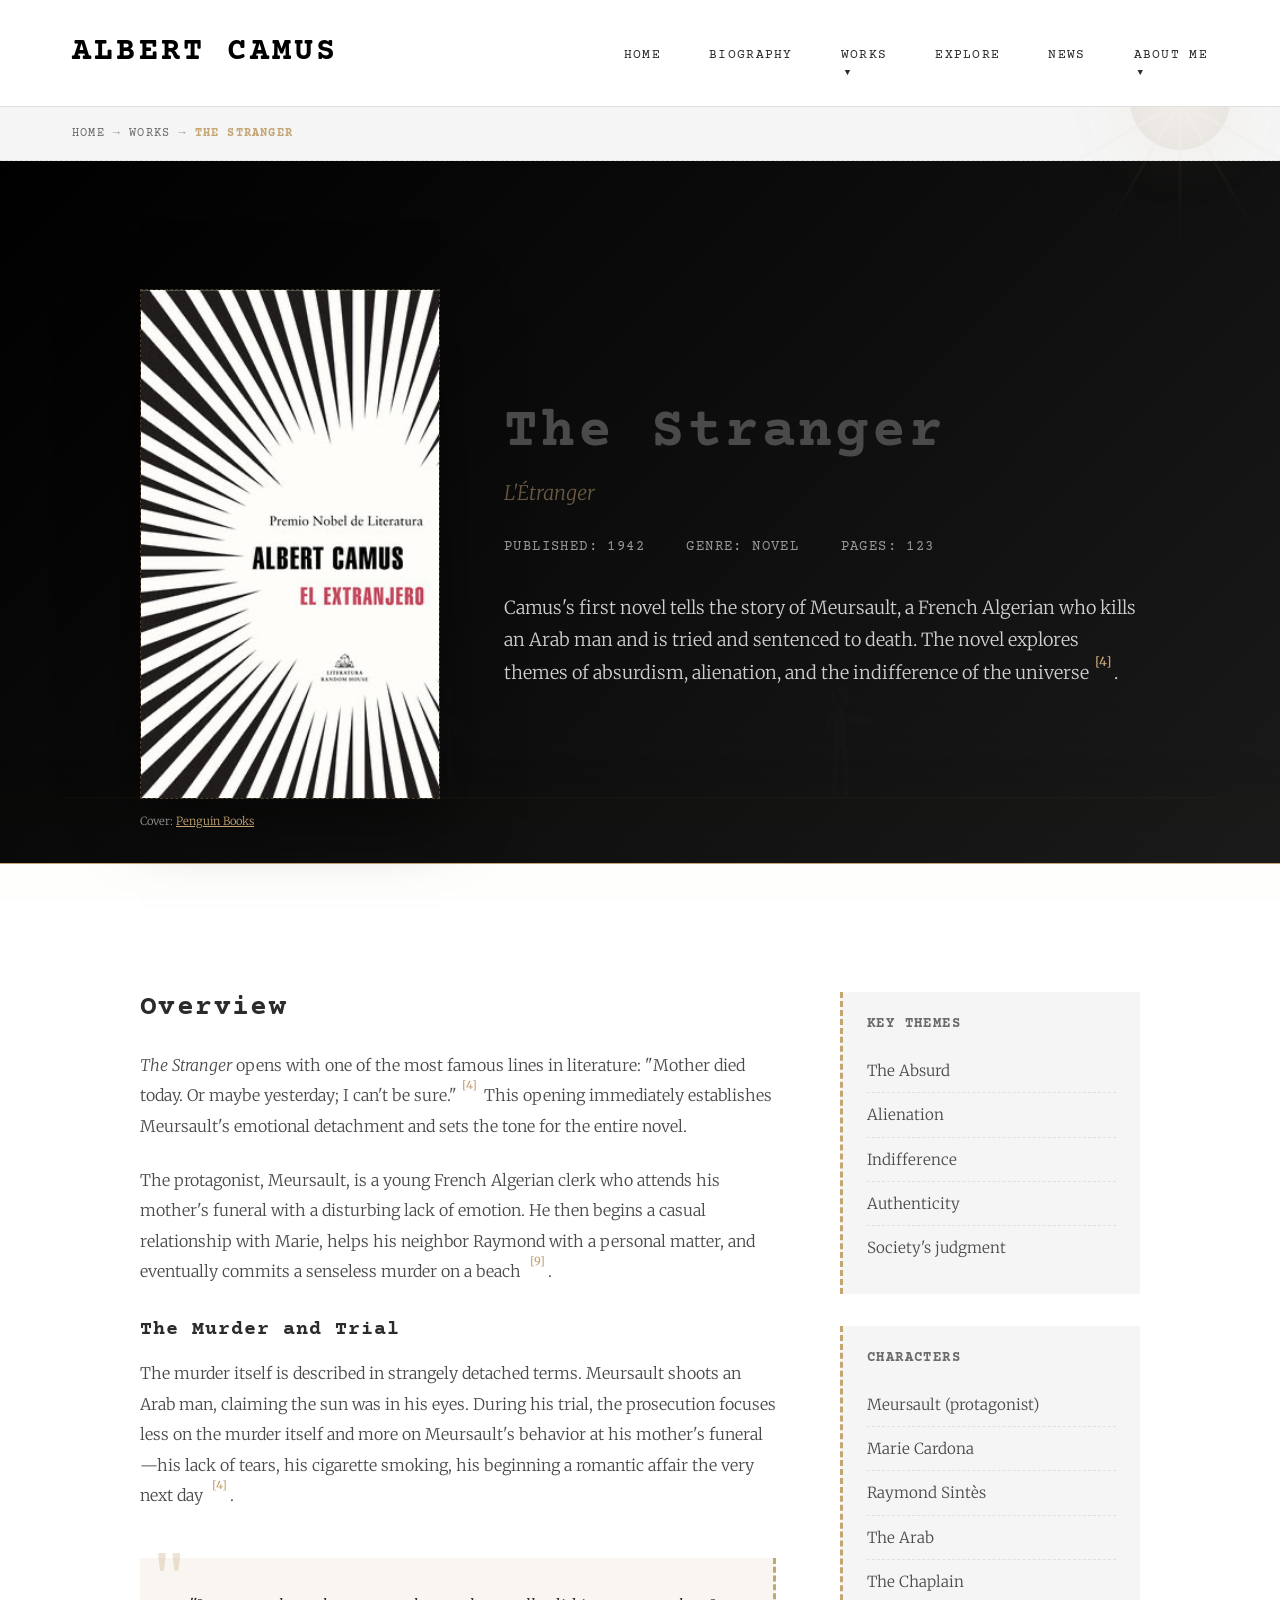
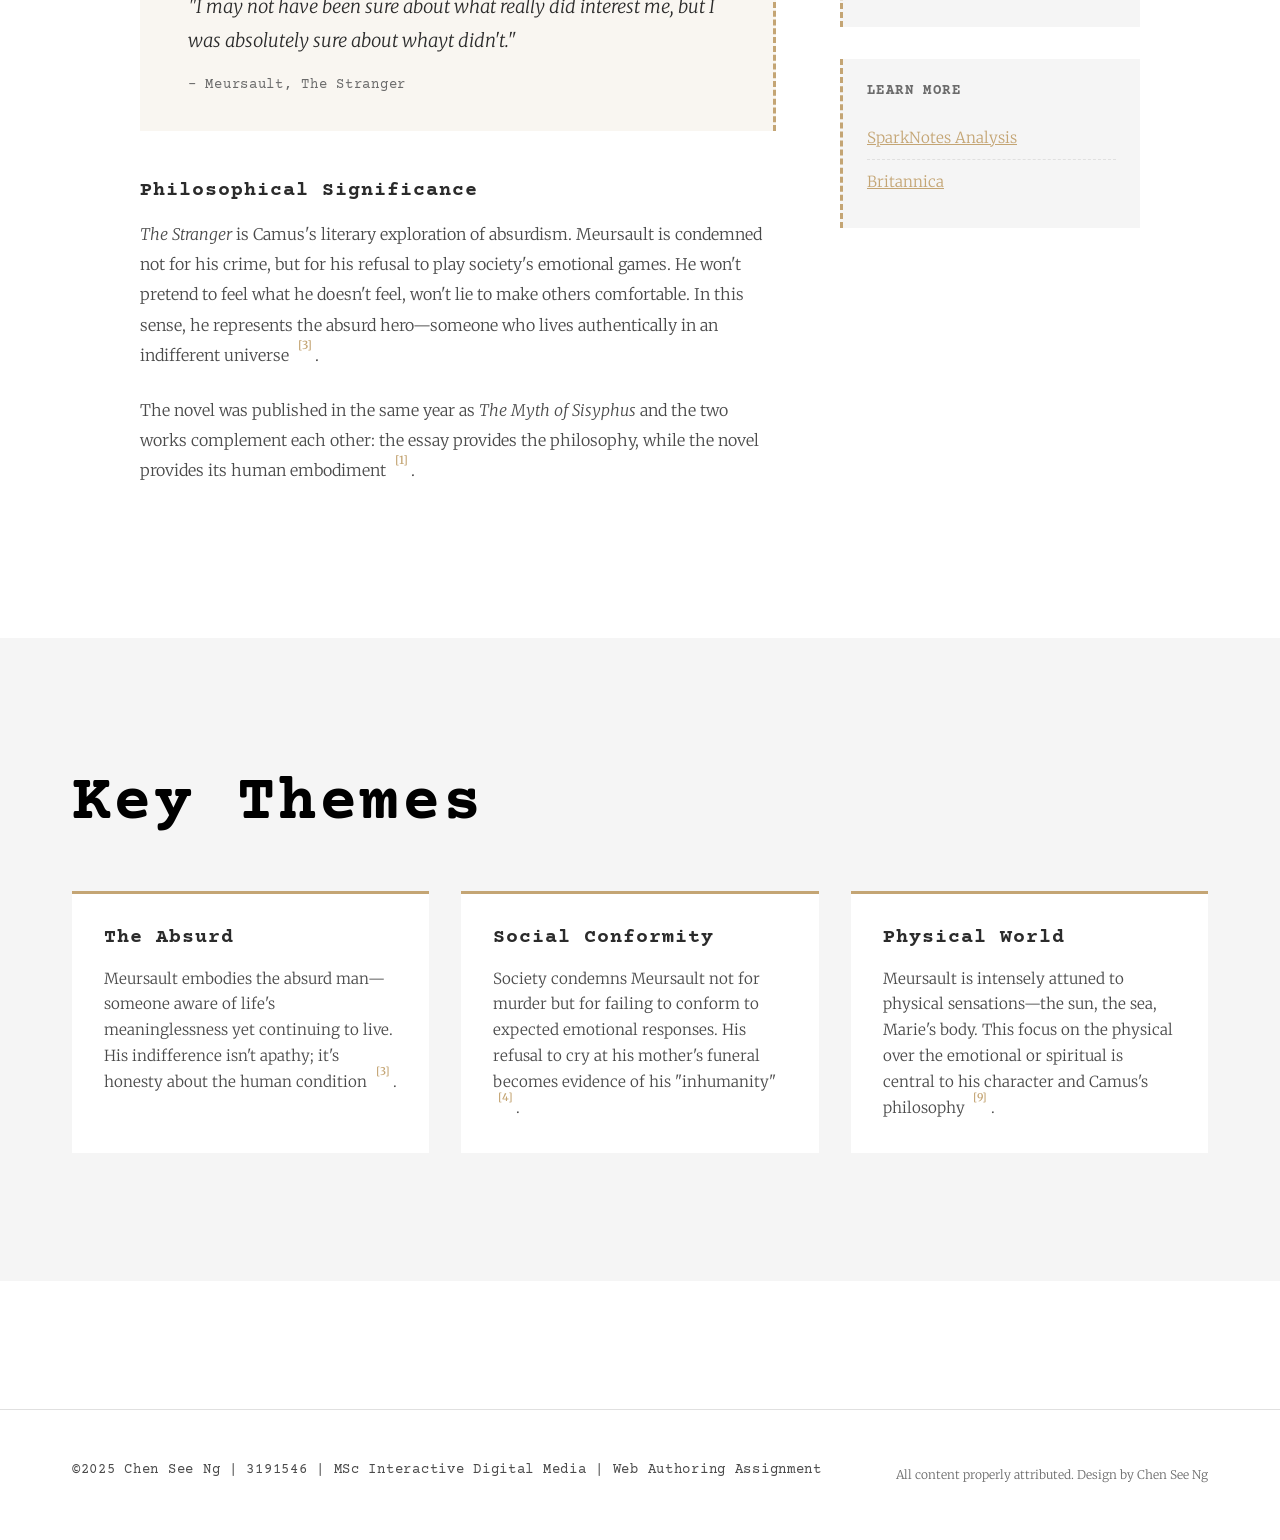
<file: stranger.html>
<!DOCTYPE html>
<html lang="en">

<head>
<meta charset="UTF-8">
<meta name="viewport" content="width=device-width,initial-scale=1.0">
<title>Albert Camus - The Stranger</title>
<link rel="stylesheet" href="styles/main.css">
<link rel="stylesheet" href="styles/books-animation.css">
<link rel="preconnect" href="https://fonts.googleapis.com">
<link rel="preconnect" href="https://fonts.gstatic.com" crossorigin>
<link href="https://fonts.googleapis.com/css2?family=Courier+Prime:ital,wght@0,400;0,700;1,400;1,700&family=Merriweather:ital,opsz,wght@0,18..144,300..900;1,18..144,300..900&display=swap" rel="stylesheet">
</head>

<body class="stranger-page">

    <div class="sun-animation" aria-hidden="true">
        <div class="sun">
            <div class="sun-core"></div>
            <div class="sun-rays">
                <div class="ray"></div>
                <div class="ray"></div>
                <div class="ray"></div>
                <div class="ray"></div>
                <div class="ray"></div>
                <div class="ray"></div>
                <div class="ray"></div>
                <div class="ray"></div>
                <div class="ray"></div>
                <div class="ray"></div>
                <div class="ray"></div>
                <div class="ray"></div>
            </div>
        </div>
        <div class="heat-shimmer"></div>
    </div>
        <div class="beach-scene">
            <div class="sand-line"></div>
            <div class="figure figure-meursault"></div>
            <div class="figure figure-arab"></div>
        </div>
    

<header>

    <nav class="header-nav">
    <div class="nav-container">
        <a href="home.html" class="logo">ALBERT CAMUS</a>
        <button class="mobile-menu-toggle" id="mobile-menu-toggle" aria-label="Toggle menu">
        <span></span>
        <span></span>
        <span></span>
        </button>    
        <ul class="nav-links" id="nav-links">
    <li><a href="home.html">Home</a></li>
    <li><a href="biography.html">Biography</a></li>
    <li class="has-dropdown">
        <a href="works.html">Works</a>
        <div class="dropdown">
            <a href="stranger.html" class="active">The Stranger</a>
            <a href="sisyphus.html" >The Myth of Sisyphus</a>
            <a href="happy-death.html">A Happy Death</a>
        </div>
    </li>
    <li><a href="explore.html">Explore</a></li>
    <li><a href="news.html">News</a></li>
    <li class="has-dropdown">
        <a href="about-me.html">About Me</a>
        <div class="dropdown">
            <a href="why-him.html">Why Camus</a>
        </div>
    </li>
</ul>
    </div>
    </nav>

    <nav class="breadcrumb" aria-label="Breadcrumb">
        <div class="container">
            <ol class="breadcrumb-list">
                <li class="breadcrumb-item">
                    <a href="home.html" class="breadcrumb-link">Home</a>
                </li>
                <li class="breadcrumb-item">
                    <a href="works.html" class="breadcrumb-link">Works</a>
                </li>
                <li class="breadcrumb-item">
                    <span class="breadcrumb-current">The Stranger</span>
                </li>
            </ol>
        </div>
    </nav>

</header>

<main>

 <section class="work-hero">
        <div class="container">
            <div class="work-content">
                <div class="work-cover">
                    <img src="images/stranger.jpeg" alt="The Stranger book cover">
                    <span class="work-source">
                        Cover: <a href="https://www.penguinrandomhouse.com/" target="_blank" rel="noopener noreferrer">Penguin Books</a>
                    </span>
                </div>   
                <div class="work-info">
                    <h1 class="work-title">The Stranger</h1>
                    <p class="work-french">L'Étranger</p>                   
                    <div class="work-meta">
                        <span>Published: 1942</span>
                        <span>Genre: Novel</span>
                        <span>Pages: 123</span>
                    </div>              
                    <p class="work-intro">
                        Camus's first novel tells the story of Meursault, a French Algerian who kills an Arab man and is tried and sentenced to death. The novel explores 
                        themes of absurdism, alienation, and the indifference of the universe<sup class="citation"><a href="https://www.sparknotes.com/lit/stranger/" target="_blank" rel="noopener noreferrer">[4]</a></sup>.
                    </p>
                </div>      
            </div>
        </div>
    </section>

    <section class="work-main">
        <div class="container">
            <div class="content-grid">             
                <div class="main-content">                  
                    <h2>Overview</h2>
                    <p>
                        <em>The Stranger</em> opens with one of the most famous lines in literature: "Mother died today. Or maybe yesterday; I can't be sure."<sup class="citation"><a href="https://www.sparknotes.com/lit/stranger/" target="_blank" rel="noopener noreferrer">[4]</a></sup> 
                        This opening immediately establishes Meursault's emotional detachment and sets the tone for the entire novel.
                    </p>                  
                    <p>
                        The protagonist, Meursault, is a young French Algerian clerk who attends his mother's funeral with a disturbing lack of emotion. He then begins a casual relationship with Marie, helps his neighbor Raymond with a personal matter, and eventually commits a senseless murder on a beach
                        <sup class="citation"><a href="https://www.britannica.com/topic/The-Stranger-novel-by-Camus" target="_blank" rel="noopener noreferrer">[9]</a></sup>.
                    </p>                  
                    <h3>The Murder and Trial</h3>
                    <p>
                        The murder itself is described in strangely detached terms. Meursault shoots an Arab man, claiming the sun was in his eyes. During his trial, the prosecution focuses less on the murder itself and more on Meursault's 
                        behavior at his mother's funeral—his lack of tears, his cigarette smoking, his beginning a romantic affair the very next day
                        <sup class="citation"><a href="https://www.sparknotes.com/lit/stranger/" target="_blank" rel="noopener noreferrer">[4]</a></sup>.
                    </p>                  
                    <blockquote>
                        "I may not have been sure about what really did interest me, but I was absolutely sure about whayt didn't."
                        <cite>Meursault, The Stranger</cite>
                    </blockquote>                    
                    <h3>Philosophical Significance</h3>
                    <p>
                        <em>The Stranger</em> is Camus's literary exploration of absurdism. Meursault is condemned not for his crime, but for his refusal to play society's emotional games. He won't pretend to feel what he doesn't feel, won't 
                        lie to make others comfortable. In this sense, he represents the absurd hero—someone who lives authentically in an indifferent universe
                        <sup class="citation"><a href="https://plato.stanford.edu/entries/camus/" target="_blank" rel="noopener noreferrer">[3]</a></sup>.
                    </p>                   
                    <p>
                        The novel was published in the same year as <em>The Myth of Sisyphus</em> and the two works complement each other: the essay provides the philosophy, while the novel provides its human embodiment
                        <sup class="citation"><a href="https://www.britannica.com/biography/Albert-Camus" target="_blank" rel="noopener noreferrer">[1]</a></sup>.
                    </p>   
                </div>
                
                <aside class="sidebar"> 
                    <div class="sidebar-section">
                        <h4>Key Themes</h4>
                        <ul>
                            <li>The Absurd</li>
                            <li>Alienation</li>
                            <li>Indifference</li>
                            <li>Authenticity</li>
                            <li>Society's judgment</li>
                        </ul>
                    </div>        
                    <div class="sidebar-section">
                        <h4>Characters</h4>
                        <ul>
                            <li>Meursault (protagonist)</li>
                            <li>Marie Cardona</li>
                            <li>Raymond Sintès</li>
                            <li>The Arab</li>
                            <li>The Chaplain</li>
                        </ul>
                    </div>
                    <div class="sidebar-section">
                        <h4>Learn More</h4>
                        <ul>
                            <li><a href="https://www.sparknotes.com/lit/stranger/" target="_blank" rel="noopener noreferrer">SparkNotes Analysis</a></li>
                            <li><a href="https://www.britannica.com/topic/The-Stranger-novel-by-Camus" target="_blank" rel="noopener noreferrer">Britannica</a></li>
                        </ul>
                    </div>  
                </aside>
                
            </div>
        </div>
    </section>

    <section class="themes-section">
        <div class="container">
            <h2 class="section-title">Key Themes</h2>
            <div class="themes-grid">       
                <div class="theme-card">
                    <h3>The Absurd</h3>
                    <p>
                        Meursault embodies the absurd man—someone aware of life's meaninglessness yet continuing to live. His indifference isn't apathy; it's honesty about the human condition
                        <sup class="citation"><a href="https://plato.stanford.edu/entries/camus/" target="_blank" rel="noopener noreferrer">[3]</a></sup>.
                    </p>
                </div>
                <div class="theme-card">
                    <h3>Social Conformity</h3>
                    <p>
                        Society condemns Meursault not for murder but for failing to conform to expected emotional responses. His refusal to cry at his mother's funeral becomes evidence of his "inhumanity"
                        <sup class="citation"><a href="https://www.sparknotes.com/lit/stranger/" target="_blank" rel="noopener noreferrer">[4]</a></sup>.
                    </p>
                </div>
                <div class="theme-card">
                    <h3>Physical World</h3>
                    <p>
                        Meursault is intensely attuned to physical sensations—the sun, the sea, Marie's body. This focus on the physical over the emotional or spiritual is central to his character and Camus's philosophy
                        <sup class="citation"><a href="https://www.britannica.com/topic/The-Stranger-novel-by-Camus" target="_blank" rel="noopener noreferrer">[9]</a></sup>.
                    </p>
                </div>
                
            </div>
        </div>
    </section>

<button class="scroll-top" id="scroll-top" aria-label="Scroll to Top">↑</button>

</main>

<footer class="footer">
    <div class="container">
        <div class="footer-content">
            <p class="footer-info">
             &copy;2025 Chen See Ng | 3191546 | MSc Interactive Digital Media | Web Authoring Assignment
             </p>
             <p class="footer-attribution">All content properly attributed. Design by Chen See Ng</p>
             </div>
            </div>
</footer>

<script src="javascripts/main.js"></script>

</body>
</html>
</file>
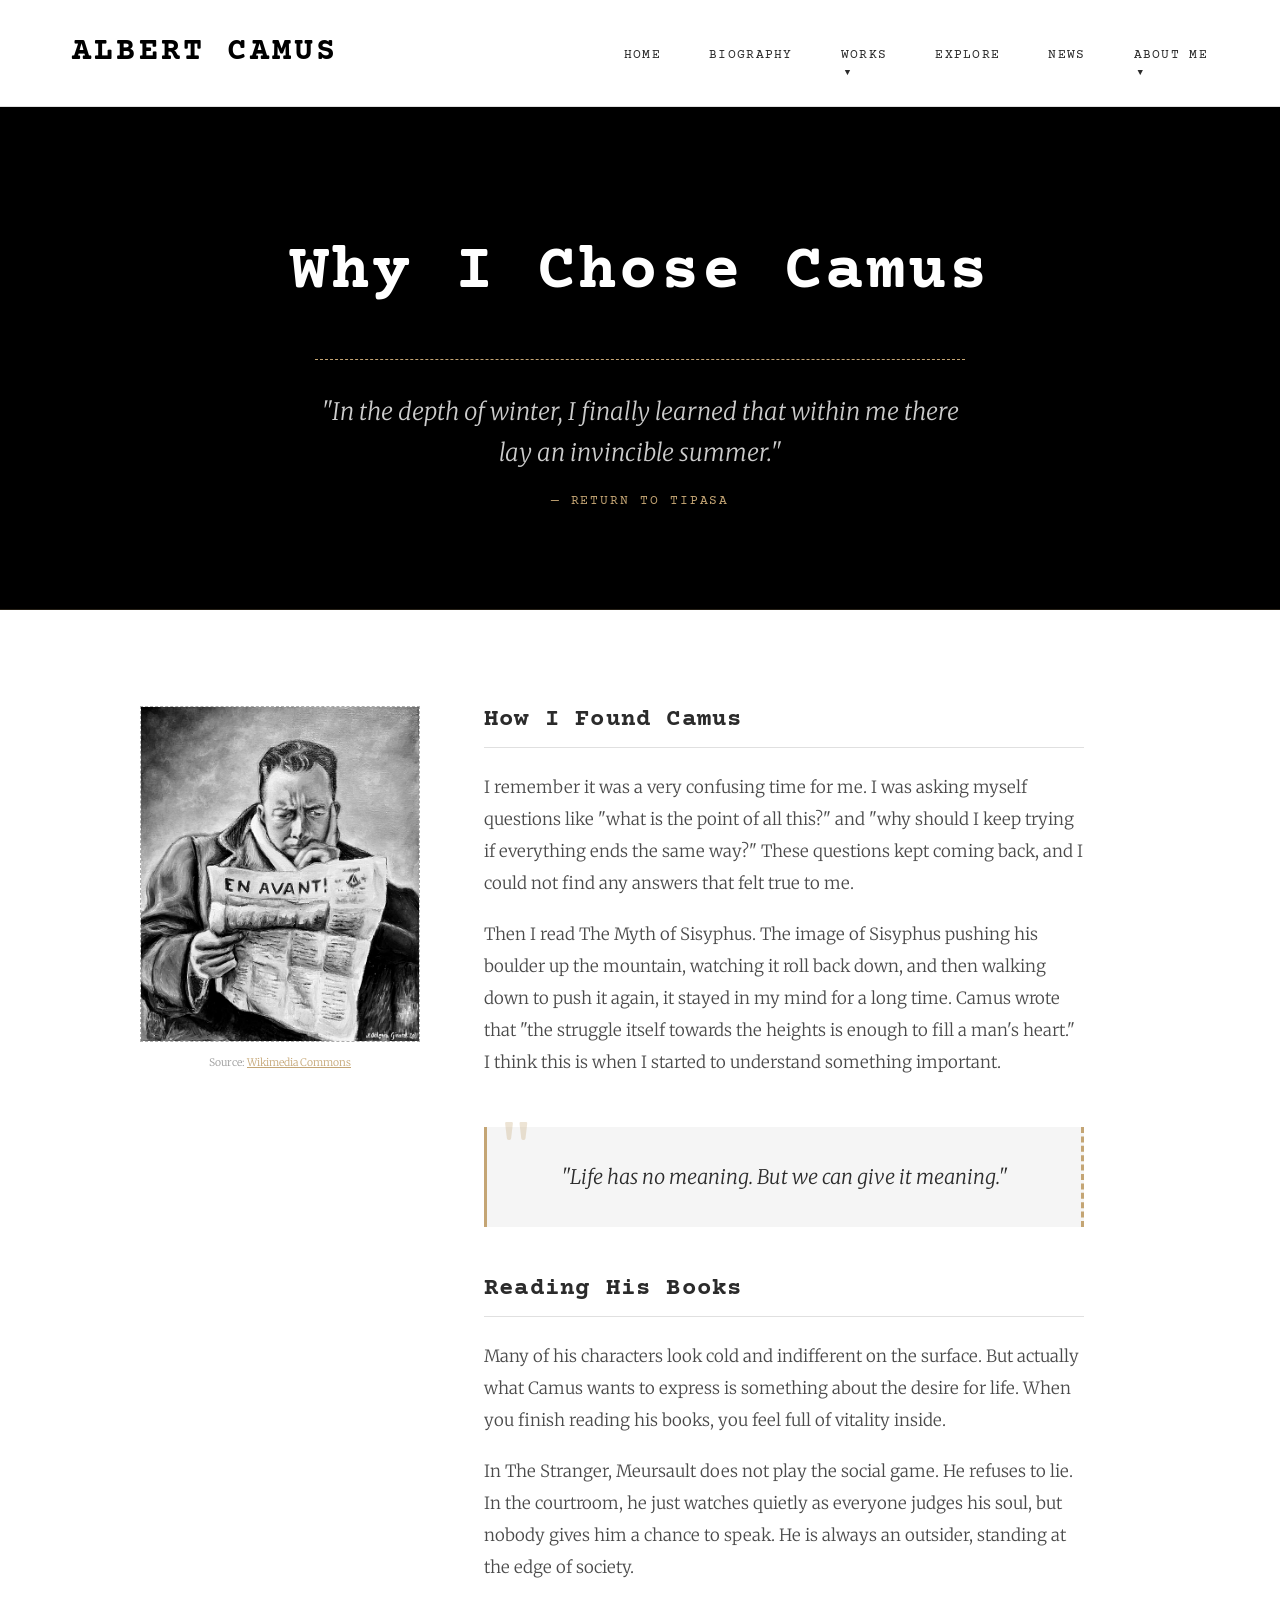
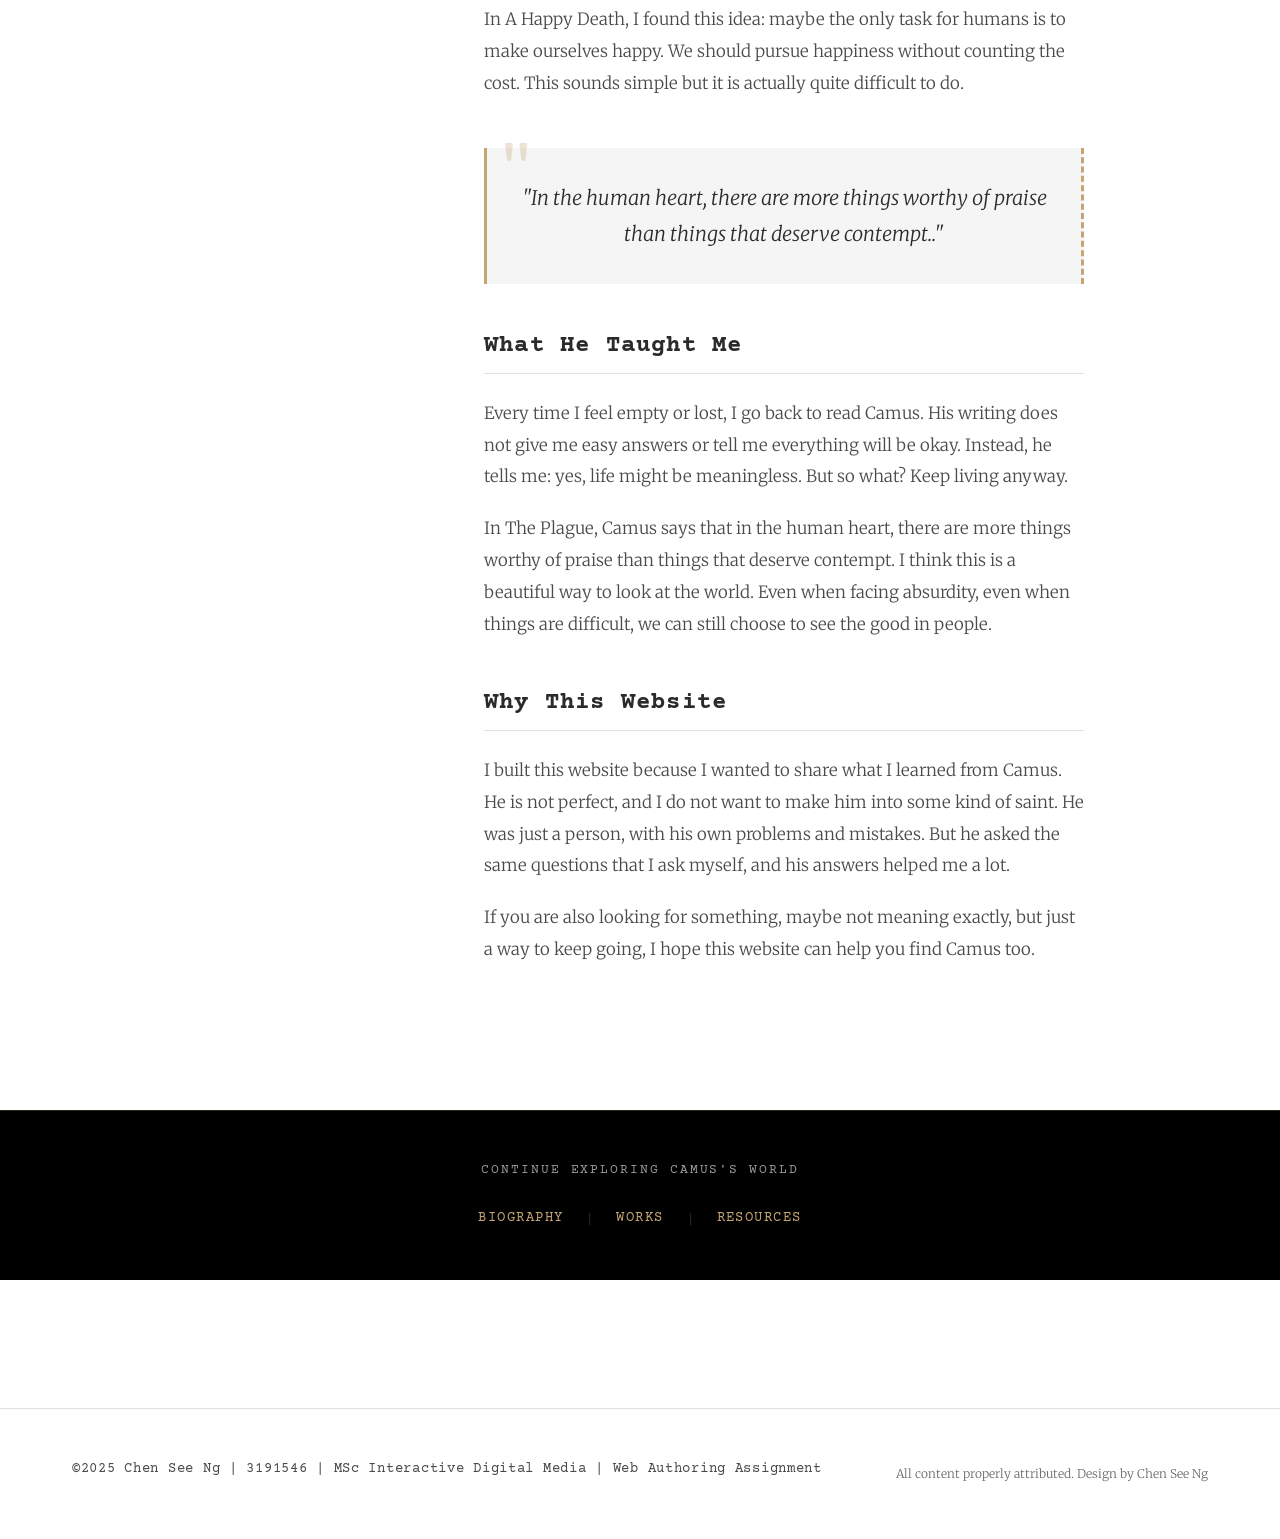
<file: why-him.html>
<!DOCTYPE html>
<html lang="en">

<head>
<meta charset="UTF-8">
<meta name="viewport" content="width=device-width,initial-scale=1.0">
<title>Why Camus</title>
<link rel="stylesheet" href="styles/main.css">
<link rel="preconnect" href="https://fonts.googleapis.com">
<link rel="preconnect" href="https://fonts.gstatic.com" crossorigin>
<link href="https://fonts.googleapis.com/css2?family=Courier+Prime:ital,wght@0,400;0,700;1,400;1,700&family=Merriweather:ital,opsz,wght@0,18..144,300..900;1,18..144,300..900&display=swap" rel="stylesheet">
</head>

<body class="why-him-page fade-in">

<header>

    <nav class="header-nav">
    <div class="nav-container">
        <a href="home.html" class="logo">ALBERT CAMUS</a>
        <button class="mobile-menu-toggle" id="mobile-menu-toggle" aria-label="Toggle menu">
        <span></span>
        <span></span>
        <span></span>
        </button>    
       <ul class="nav-links" id="nav-links">
    <li><a href="home.html">Home</a></li>
    <li><a href="biography.html">Biography</a></li>
    <li class="has-dropdown">
        <a href="works.html">Works</a>
        <div class="dropdown">
            <a href="stranger.html">The Stranger</a>
            <a href="sisyphus.html">The Myth of Sisyphus</a>
            <a href="happy-death.html">A Happy Death</a>
        </div>
    </li>
    <li><a href="explore.html">Explore</a></li>
    <li><a href="news.html">News</a></li>
    <li class="has-dropdown">
        <a href="about-me.html">About Me</a>
        <div class="dropdown">
            <a href="why-him.html" class="active">Why Camus</a>
        </div>
    </li>
</ul>
    </div>
    </nav>

</header>

<main>

<section class="why-hero">
    <div class="container">
        <h1 class="why-hero-title">Why I Chose Camus</h1>
        <div class="why-hero-quote">
            <p class="quote-text">"In the depth of winter, I finally learned that within me there lay an invincible summer."</p>
            <p class="quote-source">— Return to Tipasa</p>
        </div>
    </div>
</section>

<section class="why-main">
    <div class="container">
        <div class="why-grid">
            
            <aside class="why-sidebar">
                <div class="why-portrait">
                    <img src="images/camus.jpg" alt="Albert Camus">
                    <span class="image-source">Source: <a href="https://commons.wikimedia.org/w/index.php?search=Albert+camus&title=Special%3AMediaSearch&type=image" target="_blank" rel="noopener noreferrer">Wikimedia Commons</a></span>
                </div>
            </aside>

            <article class="why-article">
                
                <section class="why-block" data-scroll-reveal>
                    <h2>How I Found Camus</h2>
                    <p>I remember it was a very confusing time for me. I was asking myself questions like "what is the point of all this?" and "why should I keep trying if everything ends the same way?" These questions kept coming back, and I could not find any answers that felt true to me.</p>
                    <p>Then I read The Myth of Sisyphus. The image of Sisyphus pushing his boulder up the mountain, watching it roll back down, and then walking down to push it again, it stayed in my mind for a long time. Camus wrote that "the struggle itself towards the heights is enough to fill a man's heart." I think this is when I started to understand something important.</p>
                </section>

                <blockquote data-scroll-reveal data-delay="100">
                    "Life has no meaning. But we can give it meaning."
                </blockquote>

                <section class="why-block" data-scroll-reveal data-delay="150">
                    <h2>Reading His Books</h2>
                    <p>Many of his characters look cold and indifferent on the surface. But actually what Camus wants to express is something about the desire for life. When you finish reading his books, you feel full of vitality inside.</p>
                    <p>In The Stranger, Meursault does not play the social game. He refuses to lie. In the courtroom, he just watches quietly as everyone judges his soul, but nobody gives him a chance to speak. He is always an outsider, standing at the edge of society.</p>
                    <p>In A Happy Death, I found this idea: maybe the only task for humans is to make ourselves happy. We should pursue happiness without counting the cost. This sounds simple but it is actually quite difficult to do.</p>
                </section>

                <blockquote data-scroll-reveal data-delay="200">
                    "In the human heart, there are more things worthy of praise than things that deserve contempt.."
                </blockquote>

                <section class="why-block" data-scroll-reveal data-delay="250">
                    <h2>What He Taught Me</h2>
                    <p>Every time I feel empty or lost, I go back to read Camus. His writing does not give me easy answers or tell me everything will be okay. Instead, he tells me: yes, life might be meaningless. But so what? Keep living anyway.</p>
                    <p>In The Plague, Camus says that in the human heart, there are more things worthy of praise than things that deserve contempt. I think this is a beautiful way to look at the world. Even when facing absurdity, even when things are difficult, we can still choose to see the good in people.</p>
                </section>

                <section class="why-block" data-scroll-reveal data-delay="300">
                    <h2>Why This Website</h2>
                    <p>I built this website because I wanted to share what I learned from Camus. He is not perfect, and I do not want to make him into some kind of saint. He was just a person, with his own problems and mistakes. But he asked the same questions that I ask myself, and his answers helped me a lot.</p>
                    <p>If you are also looking for something, maybe not meaning exactly, but just a way to keep going, I hope this website can help you find Camus too.</p>
                </section>

            </article>
        </div>
    </div>
</section>

<section class="why-cta">
    <div class="container">
        <p class="cta-text">Continue exploring Camus's world</p>
        <div class="cta-links">
            <a href="biography.html" class="cta-link">Biography</a>
            <span class="cta-divider">|</span>
            <a href="works.html" class="cta-link">Works</a>
            <span class="cta-divider">|</span>
            <a href="explore.html" class="cta-link">Resources</a>
        </div>
    </div>
</section>


</main>

<footer class="footer">
    <div class="container">
        <div class="footer-content">
            <p class="footer-info">
             &copy;2025 Chen See Ng | 3191546 | MSc Interactive Digital Media | Web Authoring Assignment
             </p>
             <p class="footer-attribution">All content properly attributed. Design by Chen See Ng</p>
             </div>
            </div>
</footer>

<script src="javascripts/main.js"></script>

</body>
</html>
</file>
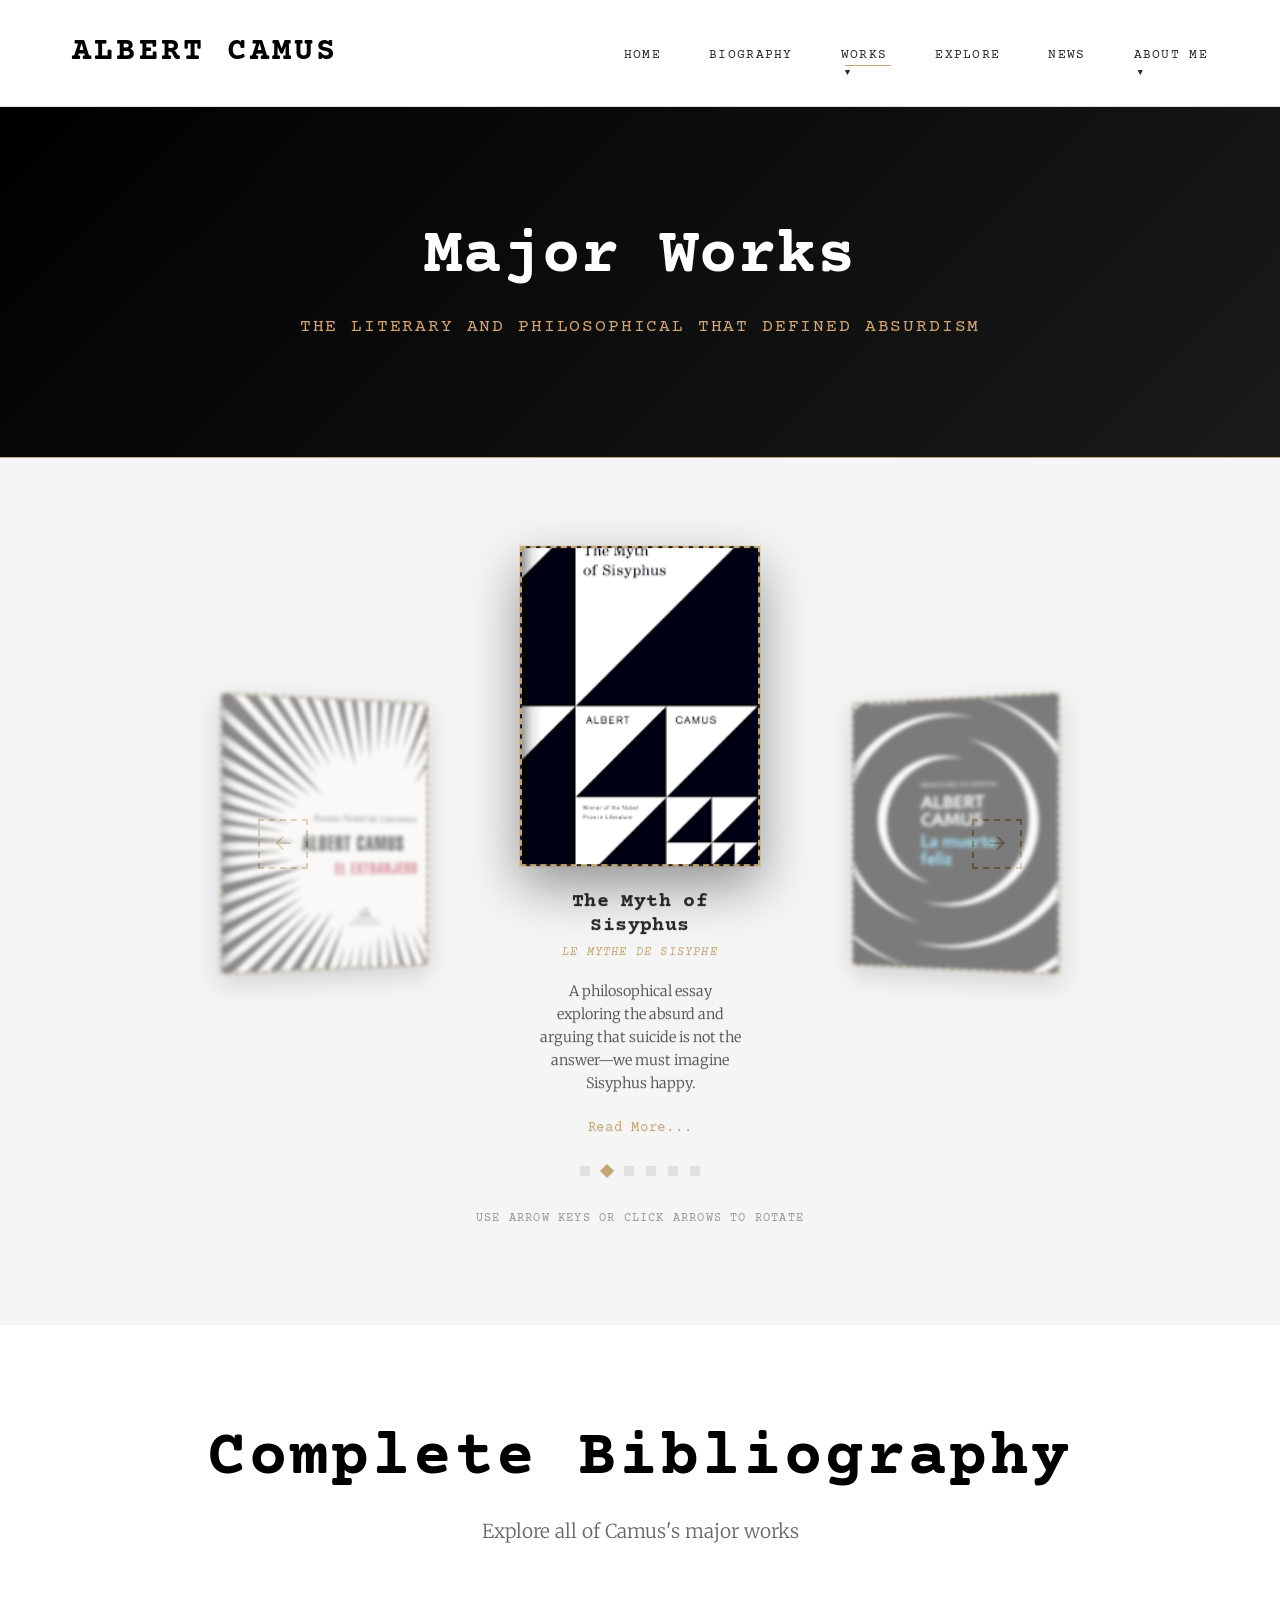
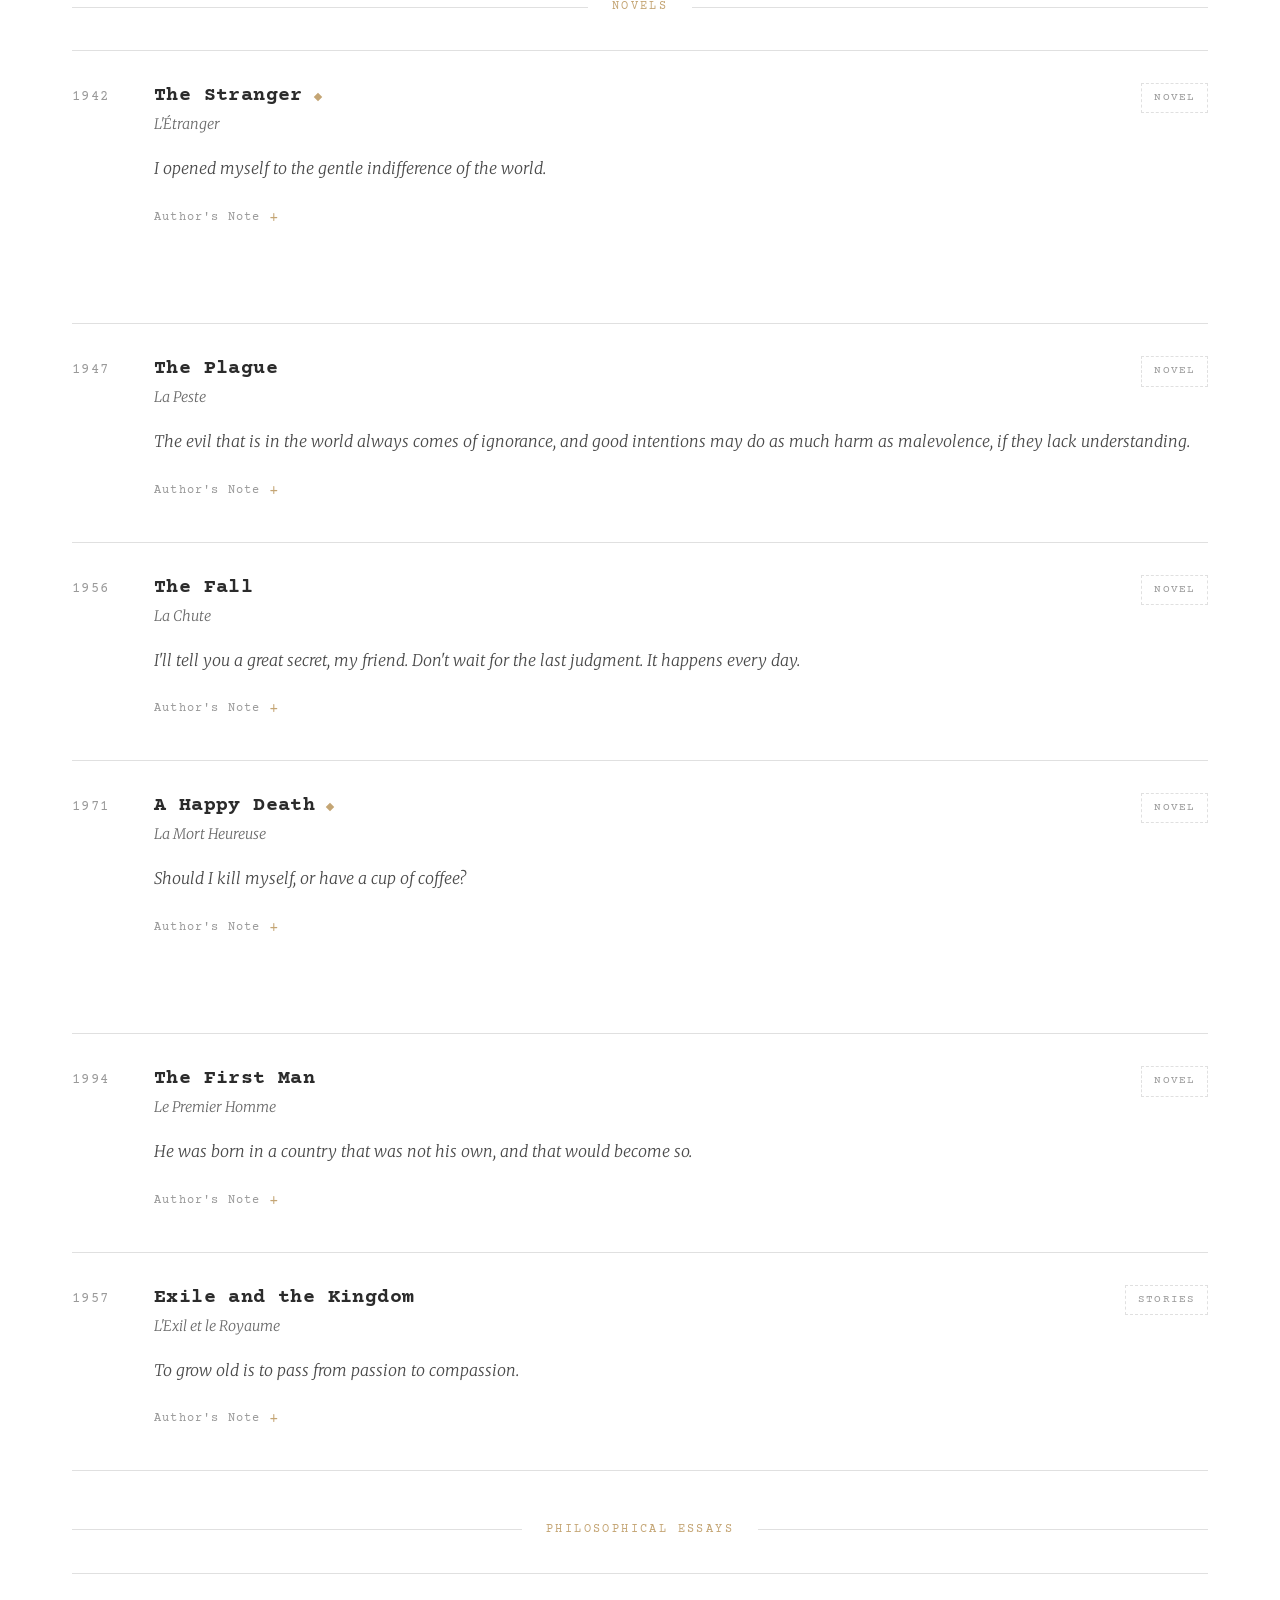
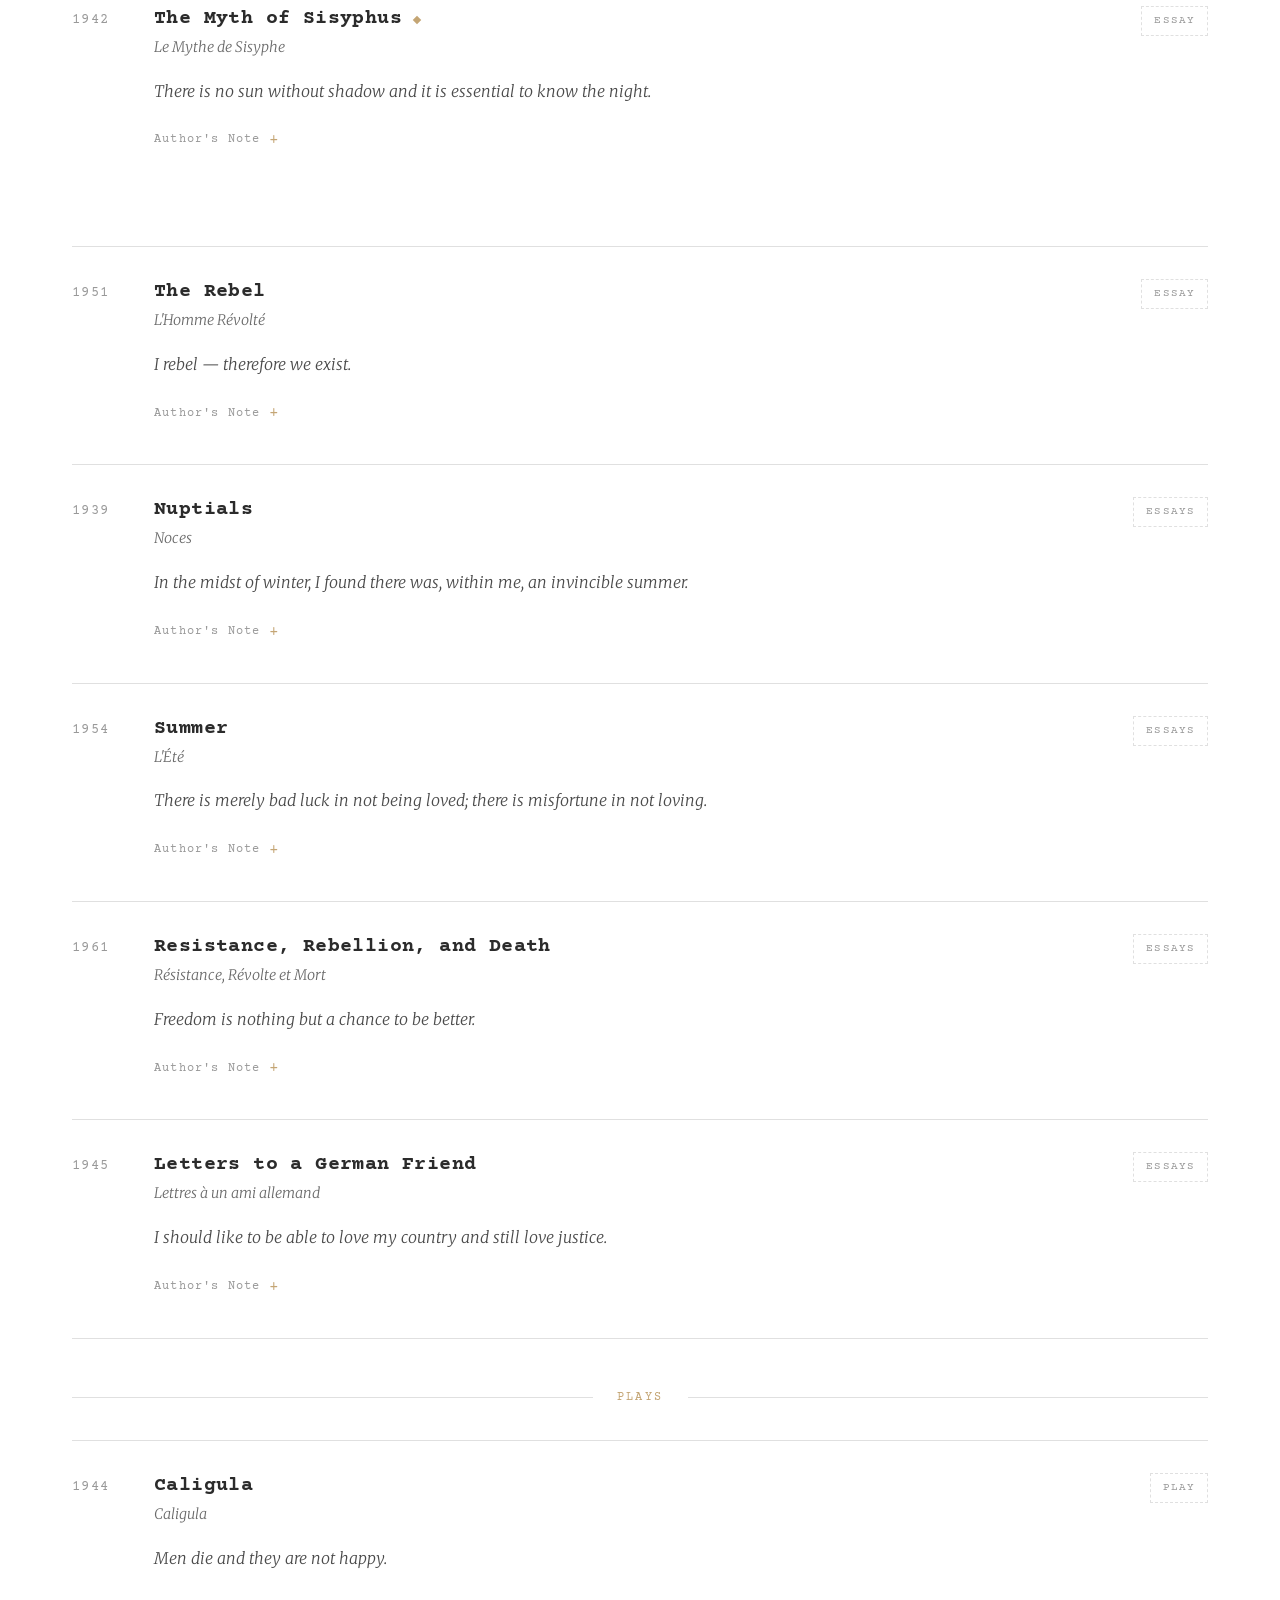
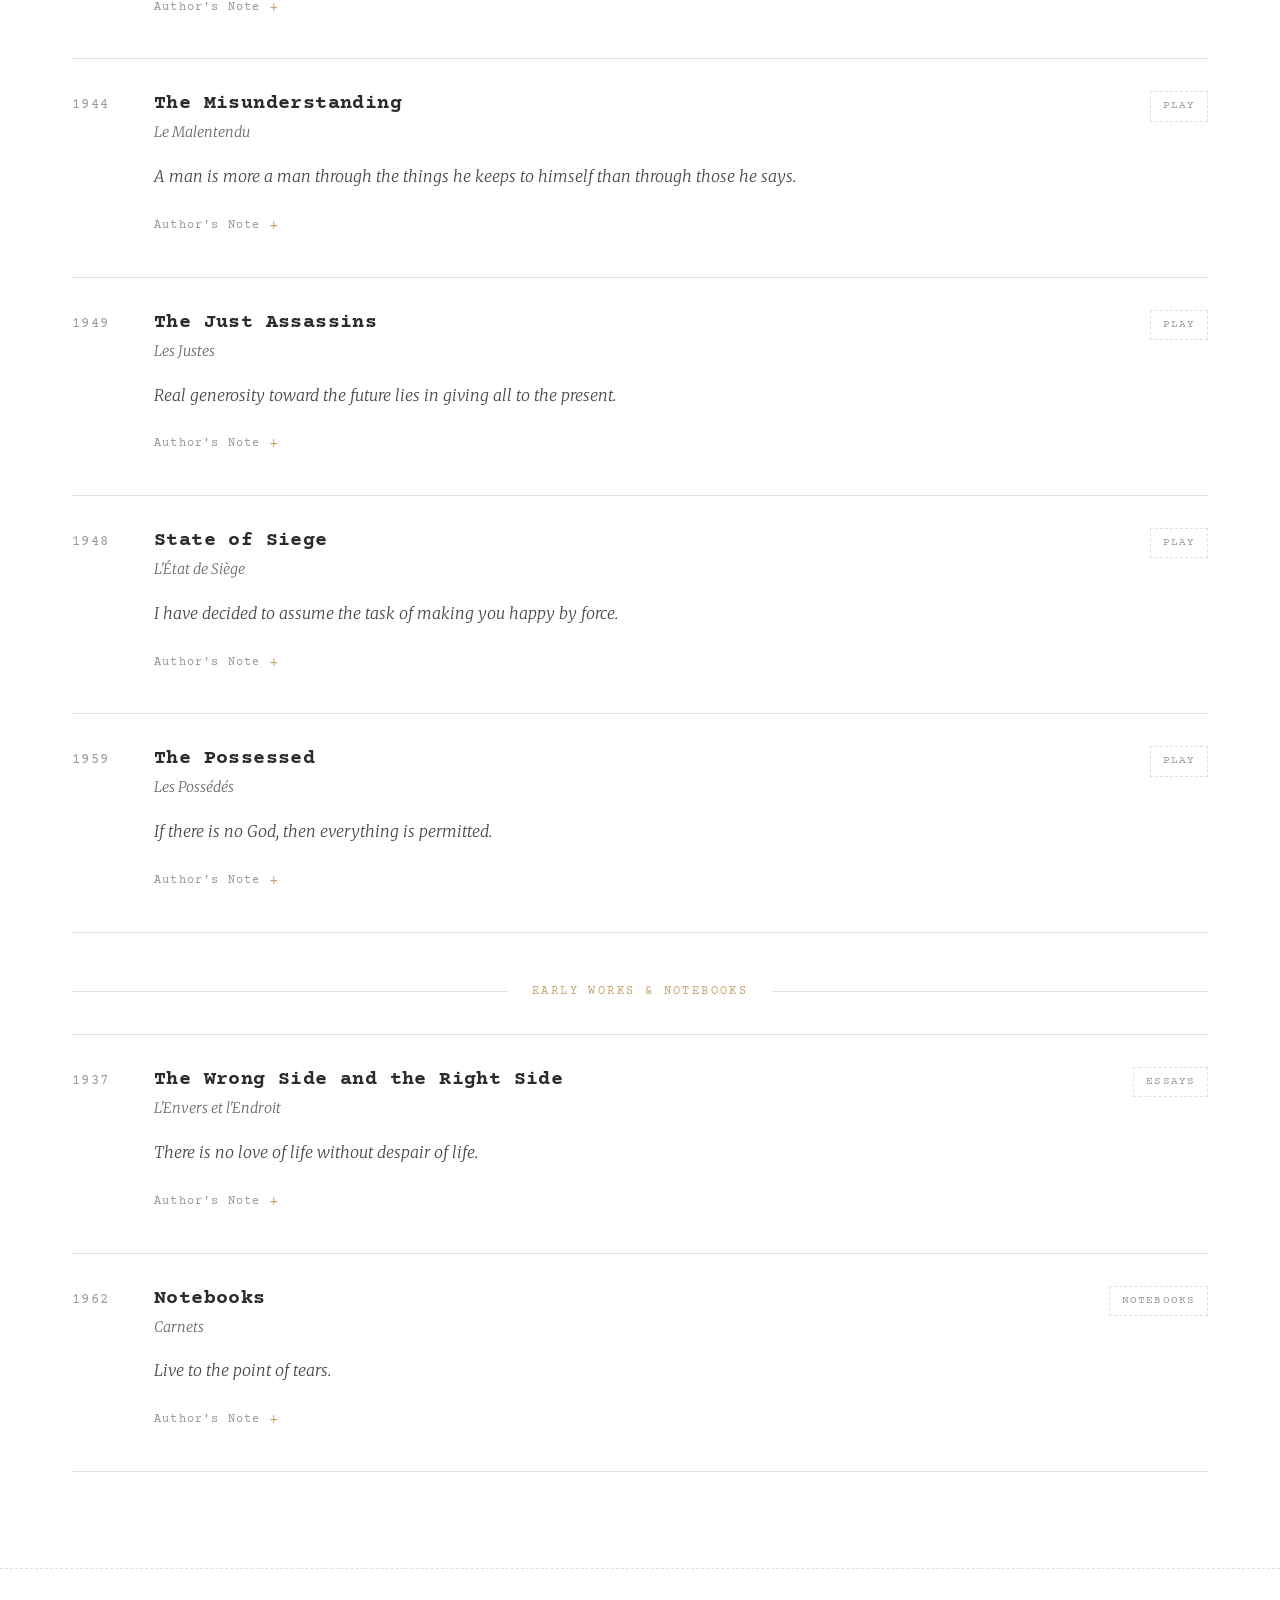
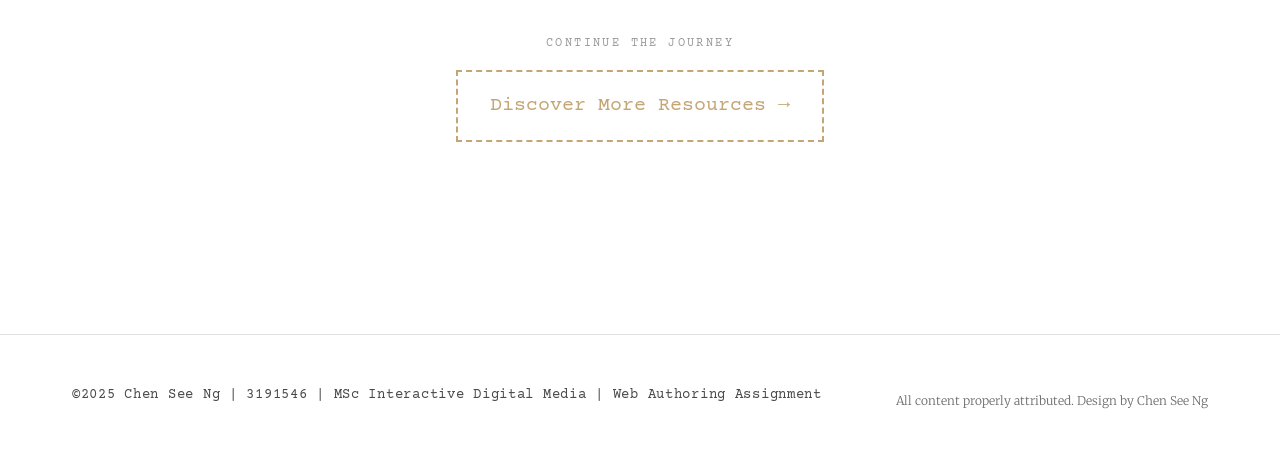
<file: works.html>
<!DOCTYPE html>
<html lang="en">

<head>
<meta charset="UTF-8">
<meta name="viewport" content="width=device-width,initial-scale=1.0">
<title>Albert Camus - Works</title>
<link rel="stylesheet" href="styles/main.css">
<link rel="preconnect" href="https://fonts.googleapis.com">
<link rel="preconnect" href="https://fonts.gstatic.com" crossorigin>
<link href="https://fonts.googleapis.com/css2?family=Courier+Prime:ital,wght@0,400;0,700;1,400;1,700&family=Merriweather:ital,opsz,wght@0,18..144,300..900;1,18..144,300..900&display=swap" rel="stylesheet">
</head>

<body class="works-page fade-in">

<header>

    <nav class="header-nav">
    <div class="nav-container">
        <a href="home.html" class="logo">ALBERT CAMUS</a>
        <button class="mobile-menu-toggle" id="mobile-menu-toggle" aria-label="Toggle menu">
        <span></span>
        <span></span>
        <span></span>
        </button>    
        <ul class="nav-links" id="nav-links">
    <li><a href="home.html">Home</a></li>
    <li><a href="biography.html">Biography</a></li>
    <li class="has-dropdown">
        <a href="works.html" class="active">Works</a>
        <div class="dropdown">
            <a href="stranger.html">The Stranger</a>
            <a href="sisyphus.html">The Myth of Sisyphus</a>
            <a href="happy-death.html">A Happy Death</a>
        </div>
    </li>
    <li><a href="explore.html">Explore</a></li>
    <li><a href="news.html">News</a></li>
    <li class="has-dropdown">
        <a href="about-me.html">About Me</a>
        <div class="dropdown">
            <a href="why-him.html">Why Camus</a>
        </div>
    </li>
</ul>
    </div>
    </nav>

</header>

<main>

 <section class="page-section">
        <div class="container">
            <h1 class="page-title">Major Works</h1>
            <p class="page-subtitle">The literary and philosophical that defined absurdism</p>
        </div>
    </section>

    <section class="carousel-section">
        <div class="container">
            <div class="carousel-wrapper">
                <button class="carousel-prev" id="carousel-prev" aria-label="Previous Book">
                    ←
                </button>
                <div class="carousel-container" id="carousel-container">
                    <div class="carousel-books">
                        <div class="book" data-index="0">
                            <div class="book-cover">
                                <img src="images/stranger.jpeg" alt="The Stranger Book Cover">
                            </div>
                            <div class="book-info">
                                <h3 class="book-title">The Stranger</h3>
                                <p class="book-subtitle">L'Étranger</p>
                                <p class="book-description">The story of Meursault, an emotionally detached Algerian who becomes entangled in murder and faces society's judgment.</p>
                                <a href="stranger.html" class="book-detail-link">Read More...</a>
                            </div>
                        </div>
                        <div class="book featured" data-index="1">
                             <div class="book-cover">
                                <img src="images/sisyphus.png" alt="The Myth of Sisyphus Book Cover">
                            </div>
                            <div class="book-info">
                                <h3 class="book-title">The Myth of Sisyphus</h3>
                                <p class="book-subtitle">Le Mythe de Sisyphe</p>
                                <p class="book-description">A philosophical essay exploring the absurd and arguing that suicide is not the answer—we must imagine Sisyphus happy.</p>
                                <a href="sisyphus.html" class="book-detail-link">Read More...</a>
                            </div>
                        </div>
                    <div class="book" data-index="2">
                            <div class="book-cover">
                                <img src="images/happy.jpeg" alt="A Happy Death Book Cover">
                            </div>
                            <div class="book-info">
                                <h3 class="book-title">A Happy Death</h3>
                                <p class="book-subtitle">La Mort Heureuse</p>
                                <p class="book-description">
                                    Published posthumously, this early novel explores themes that would later appear in The Stranger.</p>
                                <a href="happy-death.html" class="book-detail-link">Read More →</a>
                            </div>
                        </div>  
                     <div class="book" data-index="3">
                            <div class="book-cover">
                                <img src="images/caligula.jpeg" alt="Caligula Book Cover">
                            </div>
                            <div class="book-info">
                                <h3 class="book-title">Caligula</h3>
                                <p class="book-subtitle">Caligula</p>
                                <p class="book-description">A play about the Roman emperor's brutal quest for absolute freedom after his sister's death.</p>
                            </div>
                        </div>
                        <div class="book" data-index="4">
                             <div class="book-cover">
                                <img src="images/plague.jpeg" alt="The Plague Book Cover">
                            </div>
                            <div class="book-info">
                                <h3 class="book-title">The Plague</h3>
                                <p class="book-subtitle">La Peste</p>
                                <p class="book-description">An allegorical novel about solidarity and dignity during a plague epidemic in Oran.</p>
                            </div>
                        </div>
                    <div class="book" data-index="5">
                            <div class="book-cover">
                                <img src="images/resistance.jpeg" alt="Resistance Book Cover">
                            </div>
                            <div class="book-info">
                                <h3 class="book-title">Resistance, Rebellion, and Death</h3>
                                <p class="book-subtitle">Résistance, Révolte et Mort</p>
                                <p class="book-description">
                                    A collection of essays on political and moral issues, from the French Resistance to capital punishment.</p>
                            </div>
                        </div>  

                    </div>
                </div>
                <button class="carousel-next" id="carousel-next" aria-label="Next book">
                    →
                </button> 
            </div>
            <div class="carousel-dots" id="carousel-dots">
                <span class="dot active" data-index="0"></span>
                <span class="dot" data-index="1"></span>
                <span class="dot" data-index="2"></span>
                <span class="dot" data-index="3"></span>
                <span class="dot" data-index="4"></span>
                <span class="dot" data-index="5"></span>
            </div>
            <div class="carousel-instruction">
                <p>Use arrow keys or click arrows to rotate</p>
            </div>
        </div>
    </section>
    
    <section class="all-works">
        <div class="container">
            <div class="section-header">
            <h2 class="section-title">Complete Bibliography</h2>
            <p class="section-subtitle">Explore all of Camus's major works</p>
            </div>

            <div class="category-divider">
                <span class="category-name">Novels</span>
            </div>
            <ul class="works-quote-list">
                <li class="works-entry has-page">
                    <div class="works-header">
                        <span class="works-year">1942</span>
                        <div class="works-titles">
                            <h3 class="works-title">The Stranger</h3>
                            <p class="works-french">L'Étranger</p>
                        </div>
                        <span class="works-type">Novel</span>
                    </div>
                    <p class="works-quote">I opened myself to the gentle indifference of the world.</p>
                    <button class="works-toggle" aria-expanded="false">Author's Note <span class="toggle-icon">+</span></button>
                    <div class="works-expanded">
                        <div class="author-note">
                            <p>"I summarized The Stranger a long time ago, with a remark I admit was highly paradoxical: 'In our society any man who does not weep at his mother's funeral runs the risk of being sentenced to death.' I only meant that the hero of my book is condemned because he does not play the game. He refuses to lie."<sup class="citation"><a href="https://www.penguinrandomhouse.com/books/89424/the-stranger-by-albert-camus/" target="_blank" rel="noopener noreferrer">[1]</a></sup></p>
                        </div>
                    </div>
                    <a href="stranger.html" class="works-link">Read More →</a>
                </li>
                <li class="works-entry">
                    <div class="works-header">
                        <span class="works-year">1947</span>
                        <div class="works-titles">
                            <h3 class="works-title">The Plague</h3>
                            <p class="works-french">La Peste</p>
                        </div>
                        <span class="works-type">Novel</span>
                    </div>
                    <p class="works-quote">The evil that is in the world always comes of ignorance, and good intentions may do as much harm as malevolence, if they lack understanding.</p>
                    <button class="works-toggle" aria-expanded="false">Author's Note <span class="toggle-icon">+</span></button>
                    <div class="works-expanded">
                        <div class="author-note">
                            <p>"I want to express by means of the plague the stifling air from which we all suffered and the atmosphere of threat and exile in which we lived. I want at the same time to extend that interpretation to the notion of existence in general."<sup class="citation"><a href="https://www.cambridge.org/core/books/cambridge-companion-to-camus/layers-of-meaning-in-la-peste/3C8E8EA1A4B5E7B7E7A6E7B7E7A6E7B7" target="_blank" rel="noopener noreferrer">[2]</a></sup></p>
                        </div>
                    </div>
                </li>
                <li class="works-entry">
                    <div class="works-header">
                        <span class="works-year">1956</span>
                        <div class="works-titles">
                            <h3 class="works-title">The Fall</h3>
                            <p class="works-french">La Chute</p>
                        </div>
                        <span class="works-type">Novel</span>
                    </div>
                    <p class="works-quote">I'll tell you a great secret, my friend. Don't wait for the last judgment. It happens every day.</p>
                    <button class="works-toggle" aria-expanded="false">Author's Note <span class="toggle-icon">+</span></button>
                    <div class="works-expanded">
                        <div class="author-note">
                            <p>The Fall is a confession. Many readers felt exposed by it—they saw themselves in Jean-Baptiste Clamence, a man who discovered that his good deeds were done only for the pleasure of self-admiration.<sup class="citation"><a href="https://www.britannica.com/topic/The-Fall-novel-by-Camus" target="_blank" rel="noopener noreferrer">[3]</a></sup></p>
                        </div>
                    </div>
                </li>
                <li class="works-entry has-page">
                    <div class="works-header">
                        <span class="works-year">1971</span>
                        <div class="works-titles">
                            <h3 class="works-title">A Happy Death</h3>
                            <p class="works-french">La Mort Heureuse</p>
                        </div>
                        <span class="works-type">Novel</span>
                    </div>
                    <p class="works-quote">Should I kill myself, or have a cup of coffee?</p>
                    <button class="works-toggle" aria-expanded="false">Author's Note <span class="toggle-icon">+</span></button>
                    <div class="works-expanded">
                        <div class="author-note">
                            <p>Camus wrote this novel between 1936-1938 but chose not to publish it during his lifetime. He considered it a "workshop" for The Stranger, exploring similar themes of authenticity and death. The manuscript was found among his papers and published eleven years after his death.<sup class="citation"><a href="https://www.penguinrandomhouse.com/books/89416/a-happy-death-by-albert-camus/" target="_blank" rel="noopener noreferrer">[4]</a></sup></p>
                        </div>
                    </div>
                    <a href="happy-death.html" class="works-link">Read More →</a>
                </li>
                <li class="works-entry">
                    <div class="works-header">
                        <span class="works-year">1994</span>
                        <div class="works-titles">
                            <h3 class="works-title">The First Man</h3>
                            <p class="works-french">Le Premier Homme</p>
                        </div>
                        <span class="works-type">Novel</span>
                    </div>
                    <p class="works-quote">He was born in a country that was not his own, and that would become so.</p>
                    <button class="works-toggle" aria-expanded="false">Author's Note <span class="toggle-icon">+</span></button>
                    <div class="works-expanded">
                        <div class="author-note">
                            <p>This unfinished autobiographical novel was found in the wreckage of the car accident that killed Camus in 1960. The manuscript, splattered with mud, was in his briefcase. His daughter Catherine published it 34 years later.<sup class="citation"><a href="https://www.penguinrandomhouse.com/books/89422/the-first-man-by-albert-camus/" target="_blank" rel="noopener noreferrer">[5]</a></sup></p>
                        </div>
                    </div>
                </li>
                <li class="works-entry">
                    <div class="works-header">
                        <span class="works-year">1957</span>
                        <div class="works-titles">
                            <h3 class="works-title">Exile and the Kingdom</h3>
                            <p class="works-french">L'Exil et le Royaume</p>
                        </div>
                        <span class="works-type">Stories</span>
                    </div>
                    <p class="works-quote">To grow old is to pass from passion to compassion.</p>
                    <button class="works-toggle" aria-expanded="false">Author's Note <span class="toggle-icon">+</span></button>
                    <div class="works-expanded">
                        <div class="author-note">
                            <p>These six short stories explore the theme of exile—physical, spiritual, and emotional. Camus wrote them during a period of personal crisis in the mid-1950s when he felt increasingly isolated from both the Left and the Right in French intellectual life.<sup class="citation"><a href="https://www.britannica.com/biography/Albert-Camus" target="_blank" rel="noopener noreferrer">[6]</a></sup></p>
                        </div>
                    </div>
                </li>
            </ul>

            <div class="category-divider">
                <span class="category-name">Philosophical Essays</span>
            </div>
            <ul class="works-quote-list">
                <li class="works-entry has-page">
                    <div class="works-header">
                        <span class="works-year">1942</span>
                        <div class="works-titles">
                            <h3 class="works-title">The Myth of Sisyphus</h3>
                            <p class="works-french">Le Mythe de Sisyphe</p>
                        </div>
                        <span class="works-type">Essay</span>
                    </div>
                    <p class="works-quote">There is no sun without shadow and it is essential to know the night.</p>
                    <button class="works-toggle" aria-expanded="false">Author's Note <span class="toggle-icon">+</span></button>
                    <div class="works-expanded">
                        <div class="author-note">
                            <p>"The fundamental subject of The Myth of Sisyphus is this: it is legitimate and necessary to wonder whether life has a meaning; therefore it is legitimate to meet the problem of suicide face to face. The answer is this: even if one does not believe in God, suicide is not legitimate."<sup class="citation"><a href="https://www.penguinrandomhouse.com/books/89386/the-myth-of-sisyphus-by-albert-camus/" target="_blank" rel="noopener noreferrer">[7]</a></sup></p>
                        </div>
                    </div>
                    <a href="sisyphus.html" class="works-link">Read More →</a>
                </li>
                <li class="works-entry">
                    <div class="works-header">
                        <span class="works-year">1951</span>
                        <div class="works-titles">
                            <h3 class="works-title">The Rebel</h3>
                            <p class="works-french">L'Homme Révolté</p>
                        </div>
                        <span class="works-type">Essay</span>
                    </div>
                    <p class="works-quote">I rebel — therefore we exist.</p>
                    <button class="works-toggle" aria-expanded="false">Author's Note <span class="toggle-icon">+</span></button>
                    <div class="works-expanded">
                        <div class="author-note">
                            <p>This philosophical treatise caused Camus's famous break with Sartre. Camus argued that revolution inevitably leads to tyranny when it loses its foundation in human solidarity. Sartre's journal Les Temps Modernes published a devastating critique, ending their friendship.<sup class="citation"><a href="https://plato.stanford.edu/entries/camus/" target="_blank" rel="noopener noreferrer">[8]</a></sup></p>
                        </div>
                    </div>
                </li>
                <li class="works-entry">
                    <div class="works-header">
                        <span class="works-year">1939</span>
                        <div class="works-titles">
                            <h3 class="works-title">Nuptials</h3>
                            <p class="works-french">Noces</p>
                        </div>
                        <span class="works-type">Essays</span>
                    </div>
                    <p class="works-quote">In the midst of winter, I found there was, within me, an invincible summer.</p>
                    <button class="works-toggle" aria-expanded="false">Author's Note <span class="toggle-icon">+</span></button>
                    <div class="works-expanded">
                        <div class="author-note">
                            <p>These lyrical essays celebrate the sensual beauty of Algeria and the Mediterranean. Written in his mid-twenties, they express Camus's deep love for his homeland—the sun, the sea, the ancient ruins of Tipasa.<sup class="citation"><a href="https://www.britannica.com/biography/Albert-Camus" target="_blank" rel="noopener noreferrer">[6]</a></sup></p>
                        </div>
                    </div>
                </li>
                <li class="works-entry">
                    <div class="works-header">
                        <span class="works-year">1954</span>
                        <div class="works-titles">
                            <h3 class="works-title">Summer</h3>
                            <p class="works-french">L'Été</p>
                        </div>
                        <span class="works-type">Essays</span>
                    </div>
                    <p class="works-quote">There is merely bad luck in not being loved; there is misfortune in not loving.</p>
                    <button class="works-toggle" aria-expanded="false">Author's Note <span class="toggle-icon">+</span></button>
                    <div class="works-expanded">
                        <div class="author-note">
                            <p>A collection of essays written between 1939 and 1953, returning to the Mediterranean themes of Nuptials. Includes "Return to Tipasa," where Camus famously rediscovered the "invincible summer" within himself.<sup class="citation"><a href="https://www.penguinrandomhouse.com/books/89417/lyrical-and-critical-essays-by-albert-camus/" target="_blank" rel="noopener noreferrer">[9]</a></sup></p>
                        </div>
                    </div>
                </li>
                <li class="works-entry">
                    <div class="works-header">
                        <span class="works-year">1961</span>
                        <div class="works-titles">
                            <h3 class="works-title">Resistance, Rebellion, and Death</h3>
                            <p class="works-french">Résistance, Révolte et Mort</p>
                        </div>
                        <span class="works-type">Essays</span>
                    </div>
                    <p class="works-quote">Freedom is nothing but a chance to be better.</p>
                    <button class="works-toggle" aria-expanded="false">Author's Note <span class="toggle-icon">+</span></button>
                    <div class="works-expanded">
                        <div class="author-note">
                            <p>This posthumous collection gathers Camus's political essays and journalism, including his writings from Combat during the Resistance, his opposition to capital punishment, and his tortured reflections on the Algerian War.<sup class="citation"><a href="https://www.penguinrandomhouse.com/books/89421/resistance-rebellion-and-death-by-albert-camus/" target="_blank" rel="noopener noreferrer">[10]</a></sup></p>
                        </div>
                    </div>
                </li>
                <li class="works-entry">
                    <div class="works-header">
                        <span class="works-year">1945</span>
                        <div class="works-titles">
                            <h3 class="works-title">Letters to a German Friend</h3>
                            <p class="works-french">Lettres à un ami allemand</p>
                        </div>
                        <span class="works-type">Essays</span>
                    </div>
                    <p class="works-quote">I should like to be able to love my country and still love justice.</p>
                    <button class="works-toggle" aria-expanded="false">Author's Note <span class="toggle-icon">+</span></button>
                    <div class="works-expanded">
                        <div class="author-note">
                            <p>Four open letters written during the Nazi Occupation, addressed to an imaginary German friend. Camus articulates his moral opposition to Nazism while refusing the easy comfort of patriotic hatred.<sup class="citation"><a href="https://en.wikipedia.org/wiki/Letters_to_a_German_Friend" target="_blank" rel="noopener noreferrer">[11]</a></sup></p>
                        </div>
                    </div>
                </li>
            </ul>

            <div class="category-divider">
                <span class="category-name">Plays</span>
            </div>
            <ul class="works-quote-list">
                <li class="works-entry">
                    <div class="works-header">
                        <span class="works-year">1944</span>
                        <div class="works-titles">
                            <h3 class="works-title">Caligula</h3>
                            <p class="works-french">Caligula</p>
                        </div>
                        <span class="works-type">Play</span>
                    </div>
                    <p class="works-quote">Men die and they are not happy.</p>
                    <button class="works-toggle" aria-expanded="false">Author's Note <span class="toggle-icon">+</span></button>
                    <div class="works-expanded">
                        <div class="author-note">
                            <p>"Caligula, a seemingly kind prince, realises upon the death of Drusilla that men die and they are not happy. Obsessed by the quest for the Absolute, a freedom which he discovers in the end is not truly freedom. Caligula is the story of a superior suicide."<sup class="citation"><a href="https://www.penguinrandomhouse.com/books/89418/caligula-and-three-other-plays-by-albert-camus/" target="_blank" rel="noopener noreferrer">[12]</a></sup></p>
                        </div>
                    </div>
                </li>
                <li class="works-entry">
                    <div class="works-header">
                        <span class="works-year">1944</span>
                        <div class="works-titles">
                            <h3 class="works-title">The Misunderstanding</h3>
                            <p class="works-french">Le Malentendu</p>
                        </div>
                        <span class="works-type">Play</span>
                    </div>
                    <p class="works-quote">A man is more a man through the things he keeps to himself than through those he says.</p>
                    <button class="works-toggle" aria-expanded="false">Author's Note <span class="toggle-icon">+</span></button>
                    <div class="works-expanded">
                        <div class="author-note">
                            <p>A dark tragedy inspired by a newspaper clipping about a son who returns home unrecognized and is murdered by his mother and sister. Camus saw in this the impossibility of human communication and the cruelty of a silent universe.<sup class="citation"><a href="https://www.britannica.com/topic/The-Misunderstanding" target="_blank" rel="noopener noreferrer">[13]</a></sup></p>
                        </div>
                    </div>
                </li>
                <li class="works-entry">
                    <div class="works-header">
                        <span class="works-year">1949</span>
                        <div class="works-titles">
                            <h3 class="works-title">The Just Assassins</h3>
                            <p class="works-french">Les Justes</p>
                        </div>
                        <span class="works-type">Play</span>
                    </div>
                    <p class="works-quote">Real generosity toward the future lies in giving all to the present.</p>
                    <button class="works-toggle" aria-expanded="false">Author's Note <span class="toggle-icon">+</span></button>
                    <div class="works-expanded">
                        <div class="author-note">
                            <p>Based on true events: the 1905 assassination of Grand Duke Sergei of Russia. Camus was fascinated by revolutionaries who set moral limits on their violence—Kaliayev refused to throw his bomb when he saw children in the carriage.<sup class="citation"><a href="https://www.penguinrandomhouse.com/books/89418/caligula-and-three-other-plays-by-albert-camus/" target="_blank" rel="noopener noreferrer">[12]</a></sup></p>
                        </div>
                    </div>
                </li>
                <li class="works-entry">
                    <div class="works-header">
                        <span class="works-year">1948</span>
                        <div class="works-titles">
                            <h3 class="works-title">State of Siege</h3>
                            <p class="works-french">L'État de Siège</p>
                        </div>
                        <span class="works-type">Play</span>
                    </div>
                    <p class="works-quote">I have decided to assume the task of making you happy by force.</p>
                    <button class="works-toggle" aria-expanded="false">Author's Note <span class="toggle-icon">+</span></button>
                    <div class="works-expanded">
                        <div class="author-note">
                            <p>An allegorical play where the Plague arrives as a character in the Spanish city of Cadiz, establishing a totalitarian regime. It was Camus's most experimental play.<sup class="citation"><a href="https://www.penguinrandomhouse.com/books/89418/caligula-and-three-other-plays-by-albert-camus/" target="_blank" rel="noopener noreferrer">[12]</a></sup></p>
                        </div>
                    </div>
                </li>
                <li class="works-entry">
                    <div class="works-header">
                        <span class="works-year">1959</span>
                        <div class="works-titles">
                            <h3 class="works-title">The Possessed</h3>
                            <p class="works-french">Les Possédés</p>
                        </div>
                        <span class="works-type">Play</span>
                    </div>
                    <p class="works-quote">If there is no God, then everything is permitted.</p>
                    <button class="works-toggle" aria-expanded="false">Author's Note <span class="toggle-icon">+</span></button>
                    <div class="works-expanded">
                        <div class="author-note">
                            <p>Camus adapted Dostoevsky's novel The Possessed (Demons) for the stage, a project that occupied him for twenty years. He saw in Dostoevsky's nihilists a prophetic warning about revolutionary ideology untethered from human values.<sup class="citation"><a href="https://en.wikipedia.org/wiki/The_Possessed_(Camus_play)" target="_blank" rel="noopener noreferrer">[14]</a></sup></p>
                        </div>
                    </div>
                </li>
            </ul>

            <div class="category-divider">
                <span class="category-name">Early Works & Notebooks</span>
            </div>

            <ul class="works-quote-list">
                <li class="works-entry">
                    <div class="works-header">
                        <span class="works-year">1937</span>
                        <div class="works-titles">
                            <h3 class="works-title">The Wrong Side and the Right Side</h3>
                            <p class="works-french">L'Envers et l'Endroit</p>
                        </div>
                        <span class="works-type">Essays</span>
                    </div>
                    <p class="works-quote">There is no love of life without despair of life.</p>
                    <button class="works-toggle" aria-expanded="false">Author's Note <span class="toggle-icon">+</span></button>
                    <div class="works-expanded">
                        <div class="author-note">
                            <p>"Whatever I may write hereafter, I know that the secret of my craft is to be found in this first book. Even now, after twenty years, I cannot re-read certain pages without being overwhelmed by a kind of dizziness."<sup class="citation"><a href="https://www.penguinrandomhouse.com/books/89417/lyrical-and-critical-essays-by-albert-camus/" target="_blank" rel="noopener noreferrer">[9]</a></sup></p>
                        </div>
                    </div>
                </li>

                <li class="works-entry">
                    <div class="works-header">
                        <span class="works-year">1962</span>
                        <div class="works-titles">
                            <h3 class="works-title">Notebooks</h3>
                            <p class="works-french">Carnets</p>
                        </div>
                        <span class="works-type">Notebooks</span>
                    </div>
                    <p class="works-quote">Live to the point of tears.</p>
                    <button class="works-toggle" aria-expanded="false">Author's Note <span class="toggle-icon">+</span></button>
                    <div class="works-expanded">
                        <div class="author-note">
                            <p>Camus kept detailed notebooks from 1935 until his death. They contain early drafts of his works, philosophical reflections, and personal confessions. He called them "neither a diary nor a work—a means of keeping in hand my thoughts and my pen."<sup class="citation"><a href="https://www.penguinrandomhouse.com/books/89419/notebooks-1935-1942-by-albert-camus/" target="_blank" rel="noopener noreferrer">[15]</a></sup></p>
                        </div>
                    </div>
                </li>
            </ul>
        </div>
    </section>

    <section class="journey-next">
        <div class="container">
            <p class="journey-label">Continue the Journey</p>
            <a href="explore.html" class="journey-link">Discover More Resources →</a>
        </div>
    </section>

<button class="scroll-top" id="scroll-top" aria-label="Scroll to Top">↑</button>
    
</main>

<footer class="footer">
    <div class="container">
        <div class="footer-content">
            <p class="footer-info">
             &copy;2025 Chen See Ng | 3191546 | MSc Interactive Digital Media | Web Authoring Assignment
             </p>
             <p class="footer-attribution">All content properly attributed. Design by Chen See Ng</p>
             </div>
            </div>
</footer>

<script src="javascripts/main.js"></script>

</body>
</html>
</file>
<file: styles/entry.css>
.entry-page {
    min-height: 100vh;
    display: flex;
    align-items: center;
    justify-content: center;
    overflow: hidden;
}

/*entry page nav*/
.entry-nav {
    position: fixed;
    top: 0;
    right: 0;
    z-index: 1000;
    padding: 1.5rem;
}

.entry-menu-toggle {
    display: flex;
    flex-direction: column;
    gap: 5px;
    padding: 0.5rem;
    background: transparent;
    border: 1px dashed rgba(196, 165, 116, 0.3);
    cursor: pointer;
    transition: all 0.3s ease;
}

.entry-menu-toggle:hover {
    border-color: #c4a574;
}

.entry-menu-toggle span {
    width: 20px;
    height: 1px;
    background: rgba(196, 165, 116, 0.7);
    transition: all 0.3s ease;
}

.entry-menu-toggle:hover span {
    background: #c4a574;
}

.entry-menu {
    position: fixed;
    top: 0;
    right: -100%;
    width: 280px;
    height: 100vh;
    background: #000000;
    border-left: 1px dashed #c4a574;
    padding: 4rem 2rem;
    transition: right 0.4s ease;
    z-index: 1001;
}

.entry-menu.open {
    right: 0;
}

.entry-menu-close {
    position: absolute;
    top: 1.5rem;
    right: 1.5rem;
    font-size: 1.5rem;
    color: rgba(255, 255, 255, 0.6);
    background: transparent;
    border: none;
    cursor: pointer;
    transition: color 0.3s ease;
}

.entry-menu-close:hover {
    color: #c4a574;
}

.entry-menu-links {
    list-style: none;
    padding: 0;
    margin: 2rem 0 0 0;
}

.entry-menu-links li {
    margin-bottom: 0;
}

.entry-menu-links a {
    display: block;
    font-family: 'Courier Prime', 'Courier New', Courier, monospace;
    font-size: 0.9rem;
    letter-spacing: 0.15em;
    text-transform: uppercase;
    color: rgba(255, 255, 255, 0.6);
    padding: 1rem 0;
    border-bottom: 1px dashed rgba(196, 165, 116, 0.3);
    text-decoration: none;
    transition: all 0.3s ease;
}

.entry-menu-links a:hover {
    color: #c4a574;
    padding-left: 0.5rem;
}

.entry-overlay {
    position: fixed;
    top: 0;
    left: 0;
    width: 100%;
    height: 100%;
    background: rgba(0, 0, 0, 0.7);
    opacity: 0;
    visibility: hidden;
    transition: all 0.3s ease;
    z-index: 1000;
}

.entry-overlay.open {
    opacity: 1;
    visibility: visible;
}

/*entry page*/
.starry {
    position: fixed;
    top: 0;
    left: 0;
    width: 100%;
    height: 100%;
    background: radial-gradient(ellipse at center, #0a0a0a 0%, #000000 100%);
    z-index: 1;
    opacity: 1;
    transition: opacity 8s ease 5s;
}

.starry.awakening {
    opacity: 0.6;
    background: radial-gradient(ellipse at center, #1a1a1a 0%, #000000 100%);
}

.star {
    position: absolute;
    background: rgba(255, 255, 255, 0.6);
    border-radius: 50%;
    animation: twinkle 4s ease-in-out infinite;
}

@keyframes twinkle {
    0%, 100% {
        opacity: 0.2;
        transform: scale(1);
    }
    50% {
        opacity: 0.8;
        transform: scale(1.2);
    }
}

.vitals {
    position: fixed;
    top: 0;
    left: 0;
    width: 100%;
    height: 100%;
    pointer-events: none;
    z-index: 2;
    opacity: 0;
    transition: opacity 4s ease 6s;
}

.vitals.visible {
    opacity: 1;
}

.particle {
    position: absolute;
    background: rgba(196, 165, 116, 0.7);
    border-radius: 50%;
    box-shadow: 0 0 10px rgba(196, 165, 116, 0.5);
    animation: rise 18s ease-in-out infinite;
}

@keyframes rise {
    0% {
        transform: translateY(100vh) translateX(0) scale(0.8);
        opacity: 0;
    }
    10% {
        opacity: 0.8;
    }
    90% {
        opacity: 0.8;
    }
    100% {
        transform: translateY(-100vh) translateX(60px) scale(1.2);
        opacity: 0;
    }
}

.entry-container {
    position: relative;
    z-index: 10;
    display: flex;
    flex-direction: column;
    align-items: center;
    justify-content: center;
    padding: 0.5rem;
    padding-bottom: 15vh;
}

.entry-quote {
    text-align: center;
    margin-bottom: 0.5rem;
    opacity: 0;
    animation: fadeInDelayed 3s ease forwards 0.5s;
}

@keyframes fadeInDelayed {
    to {
        opacity: 1;
    }
}

.french-quote {
    font-family: 'Courier Prime', 'Courier New', Courier, monospace;
    font-size: clamp(24px, 4vw, 48px);
    font-weight: 700;
    letter-spacing: 0.08em;
    line-height: 1.5;
    color: rgba(255, 255, 255, 0.95);
    margin-bottom: 1rem;
    position: relative;
    min-height: 3em;
    display: block;
    max-width: 90%;
    margin-left: auto;
    margin-right: auto;
    text-wrap: balance;
    white-space: normal;
}

.french-quote.typing::after {
    content:'|';
    margin-left: 4px;
    animation: blink 1s step-end infinite;
}

@keyframes blink {
    50% {
        opacity: 0;
    }
}

.english-quote {
    font-family:'Merriweather', Georgia, Cambria, 'Times New Roman', serif; 
    font-size: clamp(18px, 2.8vw, 32px);
    font-weight: 300;
    color: rgba(255, 255, 255, 0.55);
    font-style: italic;
    opacity: 0;
    transform: translateY(20px);
    transition: all 2s ease 1s;
}

.english-quote.visible {
    opacity: 1;
    transform: translateY(0);
}

.core {
    position: relative;
    z-index: 10;
    text-align: center;
    opacity: 0;
    margin-top: 0.5rem;
    transform: scale(0.92);
    transition: all 2.5s ease;
}

.core.visible {
    opacity: 1;
    transform: scale(1);
}

.core-text {
    font-family:'Merriweather', Georgia, Cambria, 'Times New Roman', serif;
    font-size: clamp(16px, 2vw, 30px);
    font-weight: 500;
    color: #ffffff;
    letter-spacing: 0.03em;
    line-height: 1.6;
}

.core-highlight {
    font-family:'Merriweather', Georgia, Cambria, 'Times New Roman', serif;
    display: inline-block;
    color: rgba(196, 165, 116, 1);
    font-weight: 700;
    text-shadow: 0 0 20px rgba(196, 165, 116, 0.4), 0 0 40px rgba(196, 165, 116, 0.2);
    animation: corePulse 4s ease-in-out infinite; 
}

@keyframes corePulse {
    0%, 100% {
        opacity: 0.9;
        text-shadow: 0 0 20px rgba(196, 165, 116, 0.4), 0 0 40px rgba(196, 165, 116, 0.2);
    }
    50% {
        opacity: 1;
        text-shadow: 0 0 30px rgba(196, 165, 116, 0.6), 0 0 60px rgba(196, 165, 116, 0.3), 0 0 90px rgba(196, 165, 116, 0.1);
    }
}

.core-subtext {
    font-family:'Merriweather', Georgia, Cambria, 'Times New Roman', serif;
    font-size: clamp(12px, 1.5vw, 16px);
    font-weight: 300;
    color: rgba(255, 255, 255, 0.6);
    font-style: italic;
    margin-bottom: 1rem;
}

.enter {
    margin-top: 2rem;
    padding-top: 0;
    opacity: 0;
    transform: translateY(20px) scale(0.95);
    transition: all 1.5s ease;
}

.enter.visible {
    opacity: 1;
    transform: translateY(0) scale(1);
}

.enter-link {
    display: inline-flex;
    flex-direction: column;
    align-items: center;
    gap: 1.2rem;
    padding: 2rem 3.5rem;
    color: #ffffff;
    text-decoration: none;
    border: 2px dashed rgba(196, 165, 116, 0.4);
    background: rgba(0, 0, 0, 0.5);
    backdrop-filter: blur(15px);
    position: relative;
    overflow: hidden;
    transition: all 0.6s cubic-bezier(0.4, 0, 0.2, 1);
}

.enter-link::before {
    content: '';
    position: absolute;
    top: 50%;
    left: 50%;
    width: 0;
    height: 0;
    transform: translate(-50%, -50%);
    background: radial-gradient(circle, rgba(196, 165, 116, 0.15) 0%, rgba(196, 165, 116, 0.05) 40%, transparent 70%);
    transition: all 0.8s ease;
}

.enter-link:hover::before {
    left: 100%;
}

.enter-link:hover {
    border-color: rgba(196, 165, 116, 0.9);
    background: rgba(196, 165, 116, 0.08);
    transform: translateY(-10px);
    box-shadow: 0 25px 70px rgba(0, 0, 0, 0.9), 0 0 50px rgba(196, 165, 116, 0.3), inset 0 0 30px rgba(196, 165, 116, 0.05);
}

.enter-text1 {
    font-family: 'Courier Prime', 'Courier New', Courier, monospace;
    font-size: 10px;
    letter-spacing: 0.3em;
    text-transform: uppercase;
    color: rgba(196, 165, 116, 0.7);
    position: relative;
    z-index: 1;
}

.enter-text2 {
    font-family: 'Courier Prime', 'Courier New', Courier, monospace;
    font-size: clamp(18px, 2.2vw, 24px);
    font-weight: 700;
    letter-spacing: 0.15em;
    position: relative;
    z-index: 1;
}

.arrow {
    font-size: 32px;
    position: relative;
    z-index: 1;
    transition: transform 0.4s ease;
}

.enter-link:hover .arrow {
transform: translateX(20px);
}

.action {
    position: fixed;
    bottom: 4rem;
    left: 50%;
    font-family: 'Courier Prime', 'Courier New', Courier, monospace;
    font-size: 9px;
    letter-spacing: 0.25em;
    text-transform: uppercase;
    color: rgba(255, 255, 255, 0.2);
    opacity: 0;
    z-index: 100;
    transform: translateX(-50%);
    animation: fadeInDelayed 2s ease forwards 4s;
}

/*https://developer.mozilla.org/en-US/docs/Web/CSS/Reference/At-rules/@media/prefers-reduced-motion*/
@media (prefers-reduced-motion: reduce) {
    *, *::before, *::after {
        animation-duration: 0.01ms !important;
        animation-iteration-count: 1 !important;
        transition-duration: 0.01ms !important;
    }
}

/*https://developer.mozilla.org/en-US/docs/Web/CSS/Reference/At-rules/@media/prefers-contrast*/
@media (prefers-contrast: high) {
    .core-highlight {
        color: #ffd700;
    }
    
    .enter-link {
        border-width: 3px;
    }
}

/*Responsive Design*/
@media (max-width: 1024px) {
    .french-quote {
        font-size: 40px;
    }
    
    .english-quote {
        font-size: 22px;
    }
    
    .core-text {
        font-size: 26px;
    }
    
    .enter-link {
        padding: 1.75rem 3rem;
    }
}

@media (max-width: 768px) {
    .french-quote {
        font-size: 32px;
        letter-spacing: 0.05em;
    }

    .english-quote {
        font-size: 18px;
    }

    .core-text {
        font-size: 22px;
    }
    
    .core-subtext {
        font-size: 11px;
    }

    .enter-link {
        padding: 1.5rem 2.5rem;
    }

    .enter-text2 {
        font-size: 16px;
    }
    
    .arrow {
        font-size: 24px;
    }
    
    .action {
        bottom: 3rem;
        font-size: 8px;
    }
    
    .entry-container {
        padding-bottom: 12vh;
    }
}
</file>
<file: styles/main.css>
:root {
    --color-primary: #000000;
    --color-secondary: #ffffff;
    --color-accent: #c4a574;

    --bg-primary: #ffffff;
    --bg-secondary: #f5f5f5;
    --bg-card: #ebebeb;
    --bg-dark: #000000;

    --text-primary: #2b2b2b;
    --text-secondary: #4a4a4a;
    --text-tertiary: #6b6b6b;
    --text-muted: #999999;
    --text-dark: #ffffff;

    --border-primary: #e0e0e0;
    --border-accent: #c4a574;

    --sand-primary: #c4a574;
    --sand-secondary: #d4a574;
    --sand-light: #e8b86d;
    --sand-dark: #a68b5b;
    --sand-muted: rgba(196, 165, 116, 0.5);
    --sand-subtle: rgba(196, 165, 116, 0.1);

    --font-heading: 'Courier Prime', 'Courier New', Courier, monospace;
    --font-body: 'Merriweather', Georgia, Cambria, 'Times New Roman', serif;

    --transition-fast: 0.2s cubic-bezier(0.4, 0, 0.2, 1);
    --transition-normal: 0.4s cubic-bezier(0.25, 0.46, 0.45, 0.94);

    --text-alpha-90: rgba(0, 0, 0, 0.9);
    --text-alpha-80: rgba(0, 0, 0, 0.8);
    --text-alpha-70: rgba(0, 0, 0, 0.7);
    --text-alpha-60: rgba(0, 0, 0, 0.6);
    
    --text-light-90: rgba(255, 255, 255, 0.9);
    --text-light-80: rgba(255, 255, 255, 0.8);
    --text-light-70: rgba(255, 255, 255, 0.7);
    --text-light-60: rgba(255, 255, 255, 0.6);
    --text-light-50: rgba(255, 255, 255, 0.5);

    --bg-gradient-warm-1: #fdf9f3;
    --bg-gradient-warm-2: #faf8f5;
 
    --sand-alpha-80: rgba(232, 184, 109, 0.8);
    --sand-alpha-70: rgba(232, 184, 109, 0.7);
    --sand-alpha-40: rgba(232, 184, 109, 0.4);
    --sand-alpha-30: rgba(232, 184, 109, 0.3);
    
    --accent-blue-60: rgba(150, 200, 255, 0.6);
    --accent-blue-30: rgba(150, 200, 255, 0.3);
}

@media (prefers-color-scheme: dark) {
    :root{
    --color-primary: #ffffff;
    --color-secondary: #cccccc;
    --color-accent: #e8b86d;

    --bg-primary: #000000;
    --bg-secondary: #1a1a1a;
    --bg-card: #222222;
    --bg-dark: #000000;

    --text-primary: #f0f0f0;
    --text-secondary: #cccccc;
    --text-tertiary: #999999;
    --text-muted: #666666;

    --border-primary: #333333;
    --border-accent: #e8b86d;

    --text-alpha-90: rgba(255, 255, 255, 0.9);
    --text-alpha-80: rgba(255, 255, 255, 0.8);
    --text-alpha-70: rgba(255, 255, 255, 0.7);
    --text-alpha-60: rgba(255, 255, 255, 0.6);
    
    --text-light-90: rgba(255, 255, 255, 0.9);
    --text-light-80: rgba(255, 255, 255, 0.8);
    --text-light-70: rgba(255, 255, 255, 0.7);
    --text-light-60: rgba(255, 255, 255, 0.6);
    --text-light-50: rgba(255, 255, 255, 0.5);
    
    --bg-gradient-warm-1: #1a1a1a;
    --bg-gradient-warm-2: #222222;
    
    --sand-alpha-80: rgba(232, 184, 109, 0.8);
    --sand-alpha-70: rgba(232, 184, 109, 0.7);
    --sand-alpha-40: rgba(232, 184, 109, 0.4);
    --sand-alpha-30: rgba(232, 184, 109, 0.3);
    
    --accent-blue-60: rgba(150, 200, 255, 0.6);
    --accent-blue-30: rgba(150, 200, 255, 0.3);
    }

    img {
        filter: brightness(0.8) contrast(1.2);
        transition: filter 0.3s ease;
    }

    img:hover {
        filter: brightness(1) contrast(1);
    }

    .timeline-bg {
        opacity: 0.05;
    }

    .timeline-bg .bg-text {
        color: var(--text-secondary);
    }

    .mountain-shape {
        fill: rgba(255, 255, 255, 0.1);
    }

    .cards-destination {
        color: var(--sand-light);
        opacity: 0.9;
    }
}

*{
    margin: 0;
    padding: 0;
    box-sizing: border-box;
}

*::before, *::after {
    box-sizing: border-box;
}

html {
    font-size: 16px;
    scroll-behavior: smooth;
    -webkit-font-smoothing: antialiased;
    -moz-osx-font-smoothing: grayscale;
}

@media (prefers-reduced-motion: reduce) {
    html {
        scroll-behavior: auto;
    }
}

body {
    font-family: var(--font-body);
    font-weight: 300;
    line-height: 1.8;
    color: var(--text-primary);
    background-color: var(--bg-primary);
    min-height: 100vh;
    overflow-x: hidden;
}

ul, ol {
    list-style: none;
}

a {
    color: inherit;
    text-decoration: none;
    transition: color var(--transition-fast);
}

a:hover {
    color: var(--color-accent);
}

img {
    display: block;
    max-width: 100%;
    height: auto;
}

button {
    font: inherit;
    cursor: pointer;
    background: none;
    border: none;
}

h1, h2, h3, h4, h5, h6 {
    font-family: var(--font-heading);
    font-weight: 700;
    line-height: 1.2;
    color: var(--color-primary);
    letter-spacing: 0.05em;
}

::selection {
    background-color: #c4a574 ;
    color: #ffffff;
}

a:focus-visible,
button:focus-visible {
    outline: 1px solid var(--color-accent);
    outline-offset: 2px;
}

/*Header*/
.header-nav {
    position: sticky;
    top:0;
    z-index: 100;
    background-color: var(--bg-primary);
    border-bottom: 1px solid var(--border-primary);
}

.nav-container {
    max-width: 1200px;
    margin: 0 auto;
    padding: 1.5rem 2rem;
    display: flex;
    justify-content: space-between;
    align-items: center;
}

.logo {
    font-family: var(--font-heading);
    font-size: 32px;
    font-weight: 700;
    letter-spacing: 0.1em;
    color: var(--color-primary);
}

.logo:hover {
    color: var(--color-accent);
}

.nav-links {
    display: flex;
    list-style: none;
    gap: 3rem;
    align-items: center;
}

.nav-links a {
    font-family: var(--font-heading);
    font-size: 13px;
    letter-spacing: 0.1em;
    text-transform: uppercase;
    position: relative;
}

.nav-links a::after {
    content: '';
    position: absolute;
    bottom: -4px;
    left: 0;
    width: 0;
    height: 1px;
    background-color: var(--color-accent);
    transition: width var(--transition-fast);
}

.nav-links a:hover::after {
    width: 100%;
}

.nav-links a.active::after {
    width: 100%;
}

.has-dropdown {
    position: relative;
}

.has-dropdown > a::after {
    content: '▼';
    margin-left: 0.25rem;
    font-size: 0.7em;
    transition: transform var(--transition-fast);
}

.has-dropdown:hover > a::after {
    transform: rotate(180deg);
}
.dropdown {
    position: absolute;
    top: 100%;
    left: 50%;
    transform: translateX(-50%);
    min-width: 200px;
    background: var(--bg-primary);
    border: 1px dashed var(--border-primary);
    box-shadow: 0 8px 24px rgba(0, 0, 0, 0.15);
    opacity: 0;
    visibility: hidden;
    z-index: 1001;
    padding: 0.5rem 0;
    transition: all var(--transition-fast);
}

.has-dropdown:hover .dropdown, .has-dropdown:focus-within .dropdown {
    opacity: 1;
    visibility: visible;
}

.dropdown a {
    display: block;
    padding: 0.75rem 1.5rem;
    font-family: var(--font-body);
    font-size: 0.875rem;
    color: var(--text-secondary);
    text-decoration: none;
    border-left: 3px solid transparent;
    transition: all var(--transition-fast);
}

.dropdown a:hover {
    background: var(--bg-secondary);
    color: var(--color-accent);
    border-left-color: var(--color-accent);
}

.dropdown a.active {
    color: var(--color-accent);
    background: var(--bg-secondary);
}

.breadcrumb {
    padding: 1rem 0;
    background: var(--bg-secondary);
    border-bottom: 1px dashed var(--border-primary);
}

.breadcrumb-list {
    display: flex;
    align-items: center;
    gap: 0.5rem;
    list-style: none;
    padding: 0;
    margin: 0;
    font-family: var(--font-heading);
    font-size: 0.75rem;
    letter-spacing: 0.1em;
    text-transform: uppercase;
}

.breadcrumb-item {
    display: flex;
    align-items: center;
    gap: 0.5rem;
}

.breadcrumb-item:not(:last-child)::after {
    content: '→';
    color: var(--text-muted);
}

.breadcrumb-link {
    color: var(--text-tertiary);
    text-decoration: none;
    transition: color var(--transition-fast);
}

.breadcrumb-link:hover {
    color: var(--color-accent);
}

.breadcrumb-current {
    color: var(--color-accent);
    font-weight: 700;
}

.mobile-menu-toggle {
    display: none;
    flex-direction: column;
    gap: 4px;
    padding: 0.5rem;
    cursor: pointer;
}

.mobile-menu-toggle span {
    width: 25px;
    height: 2px;
    background-color: var(--color-primary);
    transition: all var(--transition-fast);
}

.mobile-menu-toggle.active span:nth-child(1) {
    transform: rotate(45deg) translateY(7px);
}

.mobile-menu-toggle.active span:nth-child(2) {
    opacity: 0;
}

.mobile-menu-toggle.active span:nth-child(3) {
    transform: rotate(-45deg) translateY(-7px);
}

/*Footer*/
.footer {
    background: var(--bg-primary);
    border-top: 1px solid var(--border-primary);
    padding: 3rem 0;
    margin-top: 8rem;
}

.footer-content {
    display: flex;
    justify-content: space-between;
    align-items: center;
    text-align: center;
    flex-wrap: wrap;
    gap: 1.5rem;
}

.footer-info {
   font-family: var(--font-heading); 
   font-size: 0.9rem;
   letter-spacing: 0.05em;
   color: var(--text-secondary);
   margin-bottom: 0.5rem;
}

.footer-attribution {
    font-family: var(--font-body);
    font-size: 0.75rem;
    color: var(--text-tertiary);
    margin: 0;
}

/*Home*/
.hero-section {
    display: grid;
    grid-template-columns: 45% 55%;
    min-height: 100vh;
    background: var(--bg-dark);
    overflow: hidden;
}

.hero-image {
    position: relative;
    background: var(--bg-dark);
    overflow: hidden;
}

.hero-image::after {
    content: '';
    position: absolute;
    top: 0;
    left: 0;
    right: 0;
    bottom: 0;
    background: radial-gradient(ellipse at center, transparent 0%, transparent 50%, rgba(0, 0, 0, 0.4) 100%);
    pointer-events: none;
}

.hero-figure {
    margin: 0;
    width: 100%;
    height: 100%;
    position: relative;
}

.hero-portrait {
    width: 100%;
    height: 100%;
    object-fit: cover;
    object-position: center 30%;
    filter: grayscale(100%) contrast(1.3) brightness(0.9);
    transform: scale(1.05);
    transition: all 8s ease-out;
}

.hero-image:hover .hero-portrait {
    transform: scale(1.08);
    filter: grayscale(90%) contrast(1.2) brightness(0.95);
}

.image-attribution {
    position: absolute;
    bottom: 2rem;
    left: 2rem;
    right: 2rem;
    font-family: var(--font-heading);
    font-size: 0.75rem;
    letter-spacing: 0.05em;
    line-height: 1.6;
    color: var(--text-light-60);
    padding-top: 1rem;
    border-top: 1px dashed var(--sand-alpha-30);
    z-index: 10;
}

.source {
    display: block;
    font-size: 0.7rem;
    color: var(--text-light-50);
    margin-top: 0.25rem;
}

.source-link {
    color: var(--color-accent);
    text-decoration: none;
    border-bottom: 1px dashed transparent;
    transition: border-color 0.3s ease;
}

.source-link:hover {
    border-bottom-color: var(--color-accent);
}

.hero-text {
    background: linear-gradient(135deg, #000000 0%, #0a0a0a 50%, #1a1a1a 100%);
    display: flex;
    align-items: center;
    justify-content: center;
    padding: 4rem 5rem;
}

.hero-content {
    max-width: 600px;
}

.hero-title {
    font-family: var(--font-heading);
    font-size: clamp(3rem, 8vw, 5rem);
    font-weight: 700;
    line-height: 0.9;
    letter-spacing: 0.02em;
    color: var(--text-dark);
}

.underline {
    width: 80px;
    height: 3px;
    background: var(--color-accent);
    margin-bottom: 2.5rem;
}

.hero-subtitle {
    font-family: var(--font-body);
    font-size: clamp(1.15rem, 2vw, 1.5rem);
    line-height: 1.6;
    font-style: italic;
    color: var(--text-tertiary);
}

.hero-bottom {
    font-family: var(--font-heading);
    font-size: 0.9rem;
    letter-spacing: 0.15em;
    text-transform: uppercase;
    color: var(--sand-alpha-70);
    margin-bottom: 3rem;
}

.hero-scroll {
    display: inline-flex;
    align-items: center;
    gap: 0.5rem;
    font-family: var(--font-heading);
    font-size: 0.8rem;
    letter-spacing: 0.1em;
    text-transform: uppercase;
    text-decoration: none;
    color: var(--color-accent);
    padding: 0.75rem 1.5rem;
    border: 1px dashed var(--border-accent);
    transition: all 0.3s ease;
}

.hero-scroll:hover {
    background: var(--color-accent);
    color: var(--color-primary);
    transform: translateY(-2px);
}

.cards-section {
    padding: 8rem 2rem;
    background: var(--bg-card);
}

.container {
    max-width: 1200px;
    margin-left: auto;
    margin-right: auto;
    padding-left: 2rem;
    padding-right: 2rem;
    width: 100%;
}

.section-intro {
    text-align: center;
    font-family: var(--font-body);
    font-size: 1rem;
    color: var(--text-secondary);
    margin-top: -1rem;
    margin-bottom: 2rem;
    font-style: italic;
}

.cards-grid {
    display: grid;
    grid-template-columns: repeat(auto-fit, minmax(300px, 1fr));
    gap: 3rem;
    margin-top: 4rem;
}

.cards-card {
    background: var(--bg-primary);
    border: 2px dashed var(--color-accent);
    padding: 2.5rem;
    box-shadow: 4px 4px 0 rgba(0, 0, 0, 0.1);
    transition: all 0.3s ease;
}

.cards-card:hover {
    box-shadow: 6px 6px 0 rgba(0, 0, 0, 0.15);
    transform: translate(-2px, -2px);
}

.card-1 {
    background: linear-gradient(135deg, var(--bg-primary) 0%, var(--bg-secondary) 100%);
    color: var(--text-primary);
    border-color: var(--border-primary);
}

.card-2 {
    background: linear-gradient(135deg, var(--bg-primary) 0%, var(--bg-secondary) 100%);
    color: var(--sand-primary);
    border-color: var(--border-accent);
}

.card-3 {
    background: linear-gradient(135deg, var(--bg-primary) 0%, var(--bg-gradient-warm-1) 100%);
    color: var(--color-accent);
    border-color: var(--border-primary);
}

.cards-header {
    display: flex;
    justify-content: space-between;
    align-items: center;
    margin-bottom: 1.5rem;
}

.cards-card .cards-list {
    font-family: var(--font-heading);
    font-size: 1.8rem;
    font-weight: 700;
    color: var(--text-primary);
    margin-bottom: 1rem;
    letter-spacing: 0.02em;
}

.cards-card .cards-title {
    font-family: var(--font-heading);
    font-size: 1.8rem;
    font-weight: 700;
    color: var(--text-primary);
    margin-bottom: 1rem;
    letter-spacing: 0.02em;
}

.cards-destination {
    font-family: var(--font-heading);
    font-size: 0.75rem;
    letter-spacing: 0.05em;
    color: var(--color-accent);
    margin-bottom: 1rem;
    opacity: 0.85;
    font-weight: 400;
}

.cards-card .cards-text {
    font-family: var(--font-body);
    font-size: 1rem;
    line-height: 1.7;
    color: var(--text-secondary);
    margin-bottom: 2rem;
}

.cards-card .cards-link {
    display: inline-block;
    font-family: var(--font-heading);
    font-size: 0.9rem;
    color: var(--text-primary);
    text-decoration: none;
    border-bottom: 2px solid var(--border-accent);
    padding-bottom: 0.25rem;
    transition: all 0.3s ease;
}

.cards-card .cards-link:hover {
    border-bottom-width: 3px;
    transform: translateX(4px);
}

.gallery-section {
    padding: 8rem 0;
    background: linear-gradient(180deg, var(--bg-dark) 0%, #0a0a0a 50%, var(--bg-dark) 100%);
}

.gallery-section .section-title {
    color: var(--text-secondary);
}

.gallery-section .section-subtitle {
    color: var(--text-light-60);
}

.gallery-grid {
    display: grid;
    grid-template-columns: repeat(auto-fit, minmax(280px, 1fr));
    gap: 2rem;
    margin-bottom: 3rem;
}

.gallery-item {
    position: relative;
    cursor: pointer;
    background: var(--bg-dark);
    border: 2px dashed var(--sand-alpha-30);
    overflow: hidden;
    transition: all 0.4s ease;
    aspect-ratio: 3/4;
}

.gallery-item:hover {
    border-color: var(--sand-alpha-80);
    box-shadow: 0 8px 24px rgba(196, 165, 116, 0.2);
    transform: translateY(-8px);
}

.gallery-item img {
    width: 100%;
    height: 100%;
    object-fit: cover;
    object-position: center;
    filter: grayscale(100%) contrast(1.2) brightness(0.95);
    transition: filter 0.6s ease, transform 0.6s ease;
}

.gallery-item:hover img {
    filter: grayscale(0%) contrast(1.05) brightness(1.05);
    transform: scale(1.05);
}

.gallery-caption {
    position: absolute;
    bottom: 0;
    left: 0;
    right: 0;
    background: linear-gradient(to top, rgba(0, 0, 0, 0.95) 0%, rgba(0, 0, 0, 0.8) 70%, transparent 100%);
    padding: 2rem 1.5rem 1.5rem;
    display: flex;
    flex-direction: column;
    gap: 0.25rem;
    opacity: 0.8;
    transform: translateY(20%);
    transition: all 0.3s ease;
}

.gallery-item:hover .gallery-caption {
    opacity: 1;
    transform: translateY(0);
}

.caption-year {
    font-family: var(--font-heading);
    font-size: 1.75rem;
    font-weight: 700;
    letter-spacing: 0.05em;
    color: var(--sand-primary);
    line-height: 1;
}

.caption-place {
    font-family: var(--font-body);
    font-size: 1rem;
    font-style: italic;
    margin-bottom: 0.5rem;
    color: var(--text-light-90);
}

.caption-source {
    font-size: 0.75rem;
    margin-top: 0.5rem;
    padding-top: 0.5rem;
    border-top: 1px solid var(--sand-alpha-30);
}

.caption-source a {
    color: var(--color-accent);
    font-size: 0.7rem;
    text-decoration: underline;
    transition: opacity var(--transition-fast);
}

.caption-source a:hover {
    opacity: 0.7;
}

.gallery-cta {
    text-align: center;
    margin-top: 3rem;
}

.cta-button {
    display: inline-block;
    font-family: var(--font-heading);
    font-size: 0.9rem;
    letter-spacing: 0.1em;
    text-transform: uppercase;
    text-decoration: none;
    color: var(--sand-primary);
    padding: 1rem 2.5rem;
    border: 2px dashed var(--border-accent);
    transition: all 0.3s ease;
}

.cta-button:hover {
    color: var(--color-primary);
    background: var(--sand-secondary);
    transform: translateY(-2px);
}

.books-section {
    padding: 8rem 2rem;
    background: var(--bg-primary);
}

.section-header {
    text-align: center;
    margin-bottom: 3rem;
}

.section-title {
    font-family: var(--font-heading);
    font-size: clamp(2.5rem, 5vw, 4rem);
    font-weight: 700;
    color: var(--color-primary);
    letter-spacing: 0.05em;
    margin-bottom: 1rem;
}

.section-subtitle {
    font-family: var(--font-body);
    font-size: 1.2rem;
    color: var(--text-alpha-60);
}

.books-grid {
    display: grid;
    grid-template-columns: repeat(3, 1fr);
    gap: 3rem;
    margin-top: 4rem;
    max-width: 1000px;
    margin-left: auto;
    margin-right: auto;
}

.books-card {
    text-decoration: none;
    display: block;
    transition: transform 0.3s ease;
}

.books-card:hover {
    transform: translateY(-8px);
}

.books-cover {
    width: 100%;
    aspect-ratio: 3/4;
    background: linear-gradient(135deg, var(--bg-dark) 0%, #1a1a1a 100%);
    border: 2px dashed var(--sand-primary);
    display: flex;
    flex-direction: column;
    align-items: center;
    justify-content: center;
    text-align: center;
    padding: 1.5rem;
    margin-bottom: 1.5rem;
    position: relative;
    box-shadow: 0 4px 12px rgba(0, 0, 0, 0.1);
    overflow: hidden;
    transition: all 0.3s ease;
}

.books-card:hover .books-cover {
    box-shadow: 0 8px 24px rgba(0, 0, 0, 0.2);
}

.book-name {
    font-family: var(--font-heading);
    font-size: 1.4rem;
    font-weight: 700;
    color: var(--sand-secondary);
    letter-spacing: 0.05em;
    opacity: 1;
    line-height: 1.3;
    transform: translateY(0);
    transition: all 0.5s cubic-bezier(0.4, 0, 0.2, 1);
}

.book-quote {
    position: absolute;
    top: 50%;
    left: 50%;
    width: 85%;
    font-family: var(--font-heading);
    font-size: 1rem;
    line-height: 1.6;
    font-style: italic;
    color: var(--text-secondary);
    opacity: 0;
    pointer-events: none;
    transform: translate(-50%, -40%);
    transition: all 0.5s cubic-bezier(0.4, 0, 0.2, 1);
}

.books-card:hover .book-name {
    transform: translateY(-30px) scale(0.8);
    opacity: 0.1;
    filter: blur(4px);
}

.books-card:hover .book-quote {
    opacity: 1;
    transform: translate(-50%, -50%);
}

.book-year {
    font-family: var(--font-heading);
    font-size: 1.5rem;
    font-weight: 700;
    color: var(--text-primary);
    letter-spacing: 0.02em;
    margin-bottom: 0.5rem;
}

.book-subtitle {
    font-family: var(--font-body);
    font-size: 1rem;
    font-style: italic;
    color: var(--text-alpha-60);
}

.books-cta {
    text-align: center;
    margin-top: 4rem;
}

.quote-section {
    padding: 8rem;
    background: linear-gradient(135deg, var(--bg-gradient-warm-1) 0%, var(--bg-gradient-warm-2) 100%);
}

.quote-parts {
    max-width: 900px;
    margin: 0 auto;
    text-align: center;
}

.quote-layer {
    margin-bottom: 3rem;
}

.quote-layer:last-child {
    margin-bottom: 0;
}

.quote-layer[data-scroll-reveal] {
    transform: translateY(20px) scale(0.98);
}

.quote-layer[data-scroll-reveal].revealed {
    transform: translateY(0) scale(1);
}

.quote-french .quote-text {
    font-family: var(--font-heading);
    font-size: clamp(1.75rem, 4vw, 3rem);
    font-weight: 700;
    line-height: 1.3;
    color: var(--text-tertiary);
    font-style: italic;
    letter-spacing: 0.02em;
}

.quote-english .quote-text {
    font-family: var(--font-heading);
    font-size: clamp(1.5rem, 3vw, 2.5rem);
    font-weight: 400;
    line-height: 1.4;
    color: var(--text-tertiary);
    letter-spacing: 0.05em;
}

.quote-meaning {
    margin-top: 4rem;
    padding-top: 3rem;
    border-top: 2px solid var(--color-accent);
}

.quote-explanation {
    font-family: var(--font-body);
    font-size: clamp(1.1rem, 2vw, 1.35rem);
    line-height: 1.8;
    color: var(--text-secondary);
    font-style: italic;
}

/*Bio*/
.page-section {
    background: linear-gradient(135deg, var(--bg-dark) 0%, #1a1a1a 100%);
    padding: 7rem 0.4rem;
    text-align: center;
    border-bottom: 1px solid var(--color-accent);
}

.page-title {
    font-family: var(--font-heading);
    font-size: clamp(2.5rem, 6vw, 4rem);
    font-weight: 700;
    letter-spacing: 0.02em;
    color: var(--color-secondary);
    margin: 0 0 1rem 0;
}

.page-subtitle {
    font-family: var(--font-heading);
    font-size: clamp(0.9rem, 2vw, 1.15rem);
    letter-spacing: 0.1em;
    text-transform: uppercase;
    color: var(--sand-secondary);
    margin: 0;
}

.key-facts {
    padding: 2.5rem 0;
    border-bottom: 1px dashed var(--border-primary);
}

.facts-row {
    display: flex;
    justify-content: center;
    align-items: center;
    gap: 1.5rem;
    flex-wrap: wrap;
}

.fact {
    font-family: var(--font-heading);
    font-size: 0.875rem;
    letter-spacing: 0.1em;
    text-transform: uppercase;
    color: var(--text-tertiary);
}

.fact-dot {
    color: var(--color-accent);
    font-size: 1.25rem;
}

.timeline-section {
    padding: 8rem 0;
    background: var(--bg-primary);
    position: relative;
    overflow: hidden;
}

.timeline-bg {
    position: absolute;
    top: 50%;
    left: 50%;
    transform: translate(-50%, -50%);
    width: 100%;
    max-width: 800px;
    text-align: center;
    pointer-events: none;
    z-index: 0;
    opacity: 0.06;
}

.timeline-bg .bg-mark {
    display: block;
    font-family: var(--font-body);
    font-size: clamp(6rem, 15vw, 12rem);
    line-height: 0.5;
    color: var(--color-accent);
}

.timeline-bg .bg-text {
    display: block;
    font-family: var(--font-heading);
    font-size: clamp(1rem, 2.5vw, 1.8rem);
    letter-spacing: 0.12em;
    text-transform: uppercase;
    color: var(--color-primary);
    margin-top: 1.5rem;
    padding: 0.2rem;
}

.timeline-section .container {
    position: relative;
    z-index: 1;
}

.timeline {
    position: relative;
    max-width: 900px;
    margin: 0 auto;
    padding: 2rem 0;
}

.timeline-line {
    position: absolute;
    left: 50%;
    top: 0;
    bottom: 0;
    width: 2px;
    background: var(--border-primary);
    z-index: 1;
    transform: translateX(-50%);
}

.timeline-event {
    position: relative;
    margin-bottom: 4rem;
    cursor: pointer;
    transition: all var(--transition-fast);
}

.timeline-line:last-child {
    margin-bottom: 0;
}

.timeline-event:nth-child(odd) {
    padding-right: 55%;
    text-align: right;
}

.timeline-event:nth-child(even) {
    padding-left: 55%;
    text-align: left;
}

.event-dot {
    position: absolute;
    left: 50%;
    top: 0;
    width: 16px;
    height: 16px;
    background: var(--bg-primary);
    border: 3px dashed var(--text-tertiary);
    z-index: 2;
    transform: translateX(-50%);
    transition: all var(--transition-fast);
}

.timeline-event:hover .event-dot, .timeline-event.active .event-dot {
    width: 24px;
    height: 24px;
    border-color: var(--border-accent);
    background: var(--sand-dark);
    box-shadow: 0 0 0 4px rgba(196, 165, 116, 0.2);
}

.event-major .event-dot {
    background: var(--color-accent);
    border-color: var(--color-accent);
    border-style: solid;
}

.event-major:hover .event-dot, .event-major.active .event-dot {
    background: var(--sand-light);
    border-color: var(--sand-light);
    box-shadow: 0 0 0 6px rgba(196, 165, 116, 0.25);
}

.event-end .event-dot {
    background: transparent;
    border: 3px dashed var(--text-primary);
    border-style: dashed;
}

.event-end:hover .event-dot, .event-end.active .event-dot {
    background: transparent;
    border-color: var(--text-tertiary);
    box-shadow: 0 0 0 4px rgba(0, 0, 0, 0.1);
}

.event-year {
    font-family: var(--font-heading);
    font-size: 1.5rem;
    font-weight: 700;
    color: var(--color-accent);
    margin: 0 0 0.5rem 0;
    letter-spacing: 0.05em;
    transition: transform 0.2s ease, color 0.2s ease;
}

.timeline-event:hover .event-year {
    transform: scale(1.05);
}

.event-title {
    font-family: var(--font-heading);
    font-size: 1.25rem;
    font-weight: 600;
    color: var(--text-primary);
    margin: 0 0 0.5rem 0;
    transition: color var(--transition-fast);
}

.timeline-event:hover .event-title, .timeline-event.active .event-title {
    color: var(--color-accent);
}

.event-detail {
    max-height: 0;
    opacity: 0;
    overflow: hidden;
    margin-top: 1rem;
    transition: all 0.4s ease;
}

.timeline-event.active .event-detail {
    max-height: 500px;
    opacity: 1;
}

.event-detail p {
    font-family: var(--font-body);
    font-size: 0.95rem;
    line-height: 1.8;
    color: var(--text-secondary);
    margin: 0 0 1rem 0;
}

.event-detail p:last-child {
    margin-bottom: 0;
}

.event-detail em {
    font-style: italic;
    color: var(--text-primary);
}

.event-detail p, .bio-cards p {
    line-height: 1.8;
}

.citation {
    position: relative;
    top: -0.5em;
    font-size: 0.7em;
    margin-left: 0.15em;
    line-height: 0;
}

.citation a {
    font-family: var(--font-body);
    color: var(--color-accent);
    text-decoration: none;
    font-weight: 600;
    padding: 0.2em 0.3em;
    transition: all var(--transition-fast);
}

.citation a:hover {
    color: var(--bg-primary);
    background: var(--color-accent);
    text-decoration: none;
}

.detail-link {
    font-family: var(--font-heading);
    font-size: 0.9rem;
    letter-spacing: 0.05em;
    color: var(--color-accent);
    display: inline-block;
    margin-top: 1rem;
    text-decoration: none;
    transition: all var(--transition-fast);
}

.detail-link:hover {
    color: var(--sand-dark);
    transform: translateX(5px);
}

.bio-gallery {
    padding: 8rem 0;
    background: var(--bg-secondary);
}

.gallery-all {
    display: grid;
    grid-template-columns: repeat(3, 1fr);
    gap: 2rem;
}

.bio-section {
    padding: 8rem 0;
    background: var(--bg-gradient-warm-2);
}

.bio-section .section-title {
    text-align: center;
    margin-bottom: 3rem;
}

.bio-grid {
    display: grid;
    grid-template-columns: repeat(auto-fit, minmax(280px, 1fr));
    gap: 2rem;
    margin-top: 0;
}

.bio-cards {
    background: var(--bg-primary);
    padding: 2rem;
    border-left: 3px dashed var(--color-accent);
    transition: all var(--transition-normal);
    position: relative;
    overflow: hidden;
}

.bio-cards::after {
    content: '';
    position: absolute;
    top: 0;
    left: 0;
    width: 0;
    height: 3px;
    background: var(--color-accent);
    transition: width 0.4s ease;
}

.bio-cards:hover::after {
    width: 100%;
}

.bio-cards:hover {
    transform: translateY(-4px);
    background: linear-gradient(135deg, var(--bg-primary)0%, var(--bg-secondary)100%);
    box-shadow: 0 8px 24px rgba(0, 0, 0, 0.1);
}

.bio-cards h3 {
    font-size: 1.25rem;
    font-weight: 600;
    color: var(--text-primary);
    margin: 0 0 1rem 0;
}

.bio-cards p {
    font-size: 0.95rem;
    line-height: 1.8;
    color: var(--text-secondary);
    margin: 0;
}

.scroll-top {
    position: fixed;
    bottom: 2rem;
    right: 2rem;
    width: 44px;
    height: 44px;
    background: var(--color-accent);
    color: var(--bg-dark);
    border: none;
    font-size: 1.25rem;
    cursor: pointer;
    opacity: 0;
    visibility: hidden;
    z-index: 99;
    transition: all var(--transition-fast);
}

.scroll-top:hover {
    background: var(--sand-dark);
    transform: translateY(-2px);
}

.scroll-top.visible {
    opacity: 1;
    visibility: visible;
}

/*Works*/
.carousel-section {
    padding: 6rem 0;
    background: var(--bg-secondary);
    overflow: hidden;
}

.carousel-wrapper {
    position: relative;
    display: flex;
    align-items: center;
    justify-content: center;
    gap: 2rem;
    max-width: 1000px;
    margin: 0 auto;
}

.carousel-container {
    perspective: 1200px;
    width: 100%;
    max-width: 600px;
    height: 580px;
    position: relative;
}

.carousel-books {
    position: relative;
    width: 100%;
    height: 100%;
    transform-style: preserve-3d;
    transition: transform 0.6s cubic-bezier(0.4, 0, 0.2, 1);
}

.book {
    position: absolute;
    width: 240px;
    left: 50%;
    top: 50%;
    cursor: pointer;
    transform: translateX(-50%) translateY(-50%);
    transition: all 0.6s cubic-bezier(0.4, 0, 0.2, 1);
}

.book.hidden-left {
    opacity: 0;
    filter: blur(4px);
    z-index: 0;
    pointer-events: none;
    transform: translateX(-300%) translateY(-50%) rotate(45deg) scale(0.6);
}

.book-prev, .book[data-index="0"] {
    transform: translateX(-180%) translateY(-50%) rotateY(25deg) scale(0.85);
    z-index: 1;
    opacity: 0.5;
    filter: blur(2px);
}

.book[data-index="1"], .book.featured {
    transform: translateX(-50%) translateY(-50%) rotateY(0deg) scale(1);
    opacity: 1;
    filter: blur(0);
    z-index: 10;
}

.book-next, .book[data-index="2"] {
    transform: translateX(80%) translateY(-50%) rotateY(-25deg) scale(0.85);
    z-index: 1;
    opacity: 0.5;
    filter: blur(2px);
}

.book.hidden-right {
    opacity: 0;
    filter: blur(4px);
    z-index: 0;
    pointer-events: none;
    transform: translateX(200%) translateY(-50%) rotateY(-45deg) scale(0.6);
}

.book-cover {
    width: 100%;
    height: 320px;
    background: linear-gradient(135deg, #2b2b2b 0%, #1a1a1a 100%);
    border: 2px dashed var(--color-accent);
    display: flex;
    align-items: center;
    justify-content: center;
    margin-bottom: 1.5rem;
    box-shadow: 0 10px 30px rgba(0, 0, 0, 0.3), inset 0 0 60px rgba(196, 165, 116, 0.1);
    position: relative;
    overflow: hidden;
    transition: all 0.4s ease;
}

.book-cover::before {
    content: '';
    position: absolute;
    left: 0;
    top: 0;
    bottom: 0;
    width: 20px;
    background: linear-gradient(90deg, rgba(0, 0, 0, 0.4) 0%, rgba(0, 0, 0, 0.1) 50%, transparent 100%);
}

.book.featured .book-cover {
    box-shadow: 0 20px 50px rgba(0, 0, 0, 0.4), 0 0 0 1px var(--sand-alpha-30), inset 0 0 80px rgba(196, 165, 116, 0.15);
}

.book-cover:hover {
    transform: translateY(-5px);
    box-shadow: 0 25px 60px rgba(0, 0, 0, 0.4), 0 0 0 2px rgba(196, 165, 116, 0.5);
}

.book-cover img {
    width: 100%;
    height: 100%;
    object-fit: cover;
}

.book-info {
    text-align: center;
    opacity: 0;
    max-height: 0;
    overflow: hidden;
    padding: 0 1rem;
    transition: all 0.4s ease;
}

.book.featured .book-info {
    opacity: 1;
    max-height: 280px;
}

.book-title {
    font-family: var(--font-heading);
    font-size: 1.25rem;
    font-weight: 700;
    margin: 0 0 0.25rem 0;
    color: var(--text-primary);
    letter-spacing: 0.02em;
}

.book-subtitle {
    font-family: var(--font-heading);
    font-size: 0.75rem;
    letter-spacing: 0.1em;
    text-transform: uppercase;
    color: var(--color-accent);
    margin: 0 0 1rem 0;
}

.book-description {
    font-family: var(--font-body);
    font-size: 0.9rem;
    line-height: 1.6;
    color: var(--text-secondary);
    margin: 0 0 1rem 0;
}

.book-detail-link {
    font-family: var(--font-heading);
    font-size: 0.9rem;
    letter-spacing: 0.05em;
    color: var(--color-accent);
    text-decoration: none;
    border-bottom: 1px solid transparent;
    transition: all var(--transition-fast);
}

.book-detail-link:hover {
    border-bottom-color: var(--color-accent);
}

.carousel-prev, .carousel-next {
    width: 50px;
     height: 50px;
    background: transparent;
    border: 2px dashed var(--color-accent);
    color: var(--color-accent);
    font-size: 1.5rem;
    cursor: pointer;
    display: flex;
    align-items: center;
    justify-content: center;
    flex-shrink: 0;
    transition: all var(--transition-fast);
}

.carousel-prev:hover, .carousel-next:hover {
    background: var(--color-accent);
    color: var(--bg-dark);
}

.carousel-dots {
    display: flex;
    justify-content: center;
    gap: 0.75rem;
    margin-top: 2rem;
}

.carousel-dots .dot {
    width: 10px;
    height: 10px;
    background: var(--border-primary);
    cursor: pointer;
    transition: all var(--transition-fast);
}

.carousel-dots .dot:hover {
    background: var(--sand-muted);
}

.carousel-dots .dot.active {
    background: var(--color-accent);
    transform: rotate(45deg);
}

.carousel-instruction {
    text-align: center;
    margin-top: 2rem;
}

.carousel-instruction p {
    font-family: var(--font-heading);
    font-size: 0.75rem;
    letter-spacing: 0.1em;
    text-transform: uppercase;
    color: var(--text-muted);
    margin: 0;
}

.all-works {
    padding: 6rem 0;
    background: var(--bg-primary);
}

.all-works .section-header {
    text-align: center;
    margin-bottom: 3rem;
}

.category-divider {
    display: flex;
    align-items: center;
    gap: 1.5rem;
    margin: 3rem 0 2rem;
}

.category-divider::before,
.category-divider::after {
    content: '';
    flex: 1;
    height: 1px;
    background: var(--border-primary);
}

.category-name {
    font-family: var(--font-heading);
    font-size: 0.75rem;
    letter-spacing: 0.2em;
    text-transform: uppercase;
    color: var(--color-accent);
}

.works-quote-list {
    list-style: none;
    padding: 0;
    margin: 0;
}

.works-entry {
    padding: 2rem 0;
    border-bottom: 1px solid var(--border-primary);
    transition: all 0.3s ease;
}

.works-entry:first-child {
    border-top: 1px solid var(--border-primary);
}

.works-entry:hover {
    background: linear-gradient(90deg, transparent 0%, var(--bg-secondary) 50%, transparent 100%);
}

.works-entry.has-page:hover {
    background: linear-gradient(90deg, transparent 0%, rgba(196, 165, 116, 0.08) 50%, transparent 100%);
}

.works-header {
    display: flex;
    align-items: baseline;
    gap: 2rem;
    margin-bottom: 1rem;
}

.works-year {
    font-family: var(--font-heading);
    font-size: 0.85rem;
    color: var(--text-muted);
    letter-spacing: 0.1em;
    min-width: 50px;
    transition: color 0.3s ease;
}

.works-entry:hover .works-year {
    color: var(--color-accent);
}

.works-titles {
    flex: 1;
}

.works-title {
    font-family: var(--font-heading);
    font-size: 1.25rem;
    font-weight: 700;
    color: var(--text-primary);
    letter-spacing: 0.02em;
    margin: 0 0 0.25rem 0;
}

.works-entry.has-page .works-title::after {
    content: '';
    display: inline-block;
    width: 6px;
    height: 6px;
    background: var(--color-accent);
    margin-left: 0.75rem;
    transform: rotate(45deg);
}

.works-french {
    font-family: var(--font-body);
    font-size: 0.9rem;
    font-style: italic;
    color: var(--text-tertiary);
    margin: 0;
}

.works-type {
    font-family: var(--font-heading);
    font-size: 0.7rem;
    letter-spacing: 0.1em;
    text-transform: uppercase;
    color: var(--text-muted);
    padding: 0.25rem 0.75rem;
    border: 1px dashed var(--border-primary);
    white-space: nowrap;
}

.works-quote {
    font-family: var(--font-body);
    font-size: 1rem;
    font-style: italic;
    line-height: 1.8;
    color: var(--text-secondary);
    padding-left: calc(50px + 2rem);
    margin: 0 0 1rem 0;
    position: relative;
}

.works-toggle {
    font-family: var(--font-heading);
    font-size: 0.75rem;
    letter-spacing: 0.1em;
    color: var(--text-muted);
    background: transparent;
    border: none;
    cursor: pointer;
    padding: 0.5rem 0;
    margin-left: calc(50px + 2rem);
    display: flex;
    align-items: center;
    gap: 0.5rem;
    transition: color 0.3s ease;
}

.works-toggle:hover {
    color: var(--color-accent);
}

.toggle-icon {
    font-size: 1rem;
    font-weight: 400;
    line-height: 1;
    color: var(--color-accent);
}

.works-expanded {
    max-height: 0;
    overflow: hidden;
    transition: max-height 0.4s ease, padding 0.4s ease;
}

.works-entry.open .works-expanded {
    max-height: 3000px;
    padding-top: 1rem;
}

.author-note {
    margin-left: calc(50px + 2rem);
    padding: 1.5rem;
    background: var(--bg-secondary);
    border-left: 2px dashed var(--color-accent);
}

.author-note p {
    font-family: var(--font-body);
    font-size: 0.95rem;
    line-height: 1.8;
    color: var(--text-secondary);
    margin: 0 0 1rem 0;
}

.author-note cite {
    font-family: var(--font-heading);
    font-size: 0.75rem;
    font-style: normal;
    letter-spacing: 0.05em;
    color: var(--text-muted);
    display: block;
}

.works-link {
    display: inline-block;
    margin-left: calc(50px + 2rem);
    margin-top: 1rem;
    font-family: var(--font-heading);
    font-size: 0.8rem;
    letter-spacing: 0.1em;
    color: var(--color-accent);
    text-decoration: none;
    padding: 0.5rem 0;
    opacity: 0;
    transform: translateX(-10px);
    transition: all 0.3s ease;
}

.works-entry:hover .works-link {
    opacity: 1;
    transform: translateX(0);
}

.works-link:hover {
    text-decoration: underline;
}

.journey-next {
    padding: 4rem 0;
    text-align: center;
    border-top: 1px dashed var(--border-primary);
}

.journey-label {
    font-family: var(--font-heading);
    font-size: 0.75rem;
    letter-spacing: 0.2em;
    text-transform: uppercase;
    color: var(--text-muted);
    margin: 0 0 1rem 0;
}

.journey-link {
    font-family: var(--font-heading);
    font-size: 1.25rem;
    color: var(--color-accent);
    text-decoration: none;
    padding: 1rem 2rem;
    border: 2px dashed var(--color-accent);
    display: inline-block;
    transition: all var(--transition-fast);
}

.journey-link:hover {
    background: var(--color-accent);
    color: var(--bg-primary);
    transform: translateY(-2px);
}

/*Books*/
.work-hero {
    background: linear-gradient(135deg, var(--bg-dark) 0%, #1a1a1a 100%);
    padding: 8rem 0 4rem;
    border-bottom: 1px solid var(--color-accent);
}

.work-content {
    display: grid;
    grid-template-columns: 300px 1fr;
    gap: 4rem;
    align-items: center;
    max-width: 1000px;
    margin: 0 auto;
}

.work-cover {
    position: relative;
}

.work-cover img {
    width: 100%;
    box-shadow: 0 20px 60px rgba(0, 0, 0, 0.5);
    border: 1px dashed var(--sand-alpha-30);
}

.work-source {
    position: absolute;
    bottom: -2rem;
    left: 0;
    font-size: 0.7rem;
    color: var(--text-muted);
}

.work-source a {
    color: var(--color-accent);
    text-decoration: underline;
}

.work-info {
    color: var(--color-secondary);
}

.work-title {
    font-size: clamp(2.5rem, 5vw, 3.5rem);
    font-weight: 700;
    margin: 0 0 0.5rem 0;
    color: var(--text-secondary);
}

.work-french {
    font-family: var(--font-body);
    font-size: 1.25rem;
    font-style: italic;
    color: var(--sand-muted);
    margin-bottom: 1.5rem;
}

.work-meta {
    font-family: var(--font-heading);
    font-size: 0.875rem;
    letter-spacing: 0.1em;
    text-transform: uppercase;
    color: var(--text-muted);
    margin-bottom: 2rem;
}

.work-meta span {
    display: inline-block;
    margin-right: 2rem;
}

.work-intro {
    font-size: 1.125rem;
    line-height: 1.8;
    color: var(--text-light-80);
}

.work-main {
    padding: 8rem 0;
    background: var(--bg-primary);
}

.content-grid {
    display: grid;
    grid-template-columns: 1fr 300px;
    gap: 4rem;
    max-width: 1000px;
    margin: 0 auto;
}

.main-content h2 {
    font-size: 1.75rem;
    margin: 0 0 1.5rem 0;
    color: var(--text-primary);
}

.main-content h3 {
    font-size: 1.25rem;
    margin: 2rem 0 1rem 0;
    color: var(--text-primary);
}

.main-content p {
    font-size: 1rem;
    line-height: 1.9;
    color: var(--text-secondary);
    margin-bottom: 1.5rem;
}

blockquote {
    margin: 3rem 0;
    position: relative;
    padding: 2rem 2rem 2rem 3rem;
    background: var(--sand-subtle);
    border-right: 3px dashed var(--color-accent);
    font-family: var(--font-body);
    font-style: italic;
    font-size: 1.15rem;
    color: var(--text-primary);
    line-height: 1.8;
}

blockquote::before {
    content: '"';
    position: absolute;
    top: -10px;
    left: 10px;
    font-family: var(--font-heading);
    font-size: 4rem;
    font-style: normal;
    color: var(--color-accent);
    opacity: 0.3;
    line-height: 1;
}

blockquote cite {
    display: block;
    margin-top: 1rem;
    font-family: var(--font-heading);
    font-style: normal;
    font-size: 0.9rem;
    color: var(--text-tertiary);
    letter-spacing: 0.05em;
}

blockquote cite::before {
    content: '- ';
}

.sidebar {
    position: sticky;
    top: 100px;
    height: fit-content;
}

.sidebar-section {
    background: var(--bg-secondary);
    padding: 1.5rem;
    margin-bottom: 2rem;
    border-left: 3px dashed var(--color-accent);
}

.sidebar-section h4 {
    font-size: 0.875rem;
    letter-spacing: 0.1em;
    text-transform: uppercase;
    color: var(--text-tertiary);
    margin: 0 0 1rem 0;
}

.sidebar-section ul {
    list-style: none;
    padding: 0;
    margin: 0;
}

.sidebar-section li {
    font-size: 0.95rem;
    color: var(--text-secondary);
    padding: 0.5rem 0;
    border-bottom: 1px dashed var(--border-primary);
}

.sidebar-section li:last-child {
    border-bottom: none;
}

.sidebar-section a {
    color: var(--color-accent);
    text-decoration: underline;
}

.themes-section {
    padding: 8rem 0;
    background: var(--bg-secondary);
}

.themes-grid {
    display: grid;
    grid-template-columns: repeat(auto-fit, minmax(280px, 1fr));
    gap: 2rem;
    margin-top: 3rem;
}

.theme-card {
    background: var(--bg-primary);
    padding: 2rem;
    border-top: 3px solid var(--color-accent);
    transition: all var(--transition-fast);
}

.theme-card:hover {
    transform: translateY(-4px);
    box-shadow: 0 8px 24px rgba(0, 0, 0, 0.1);
}

.theme-card h3 {
    font-size: 1.25rem;
    margin: 0 0 1rem 0;
    color: var(--text-primary);
}

.theme-card p {
    font-size: 0.95rem;
    line-height: 1.7;
    color: var(--text-secondary);
    margin: 0;
}

/*Explore*/
.explore-intro {
    padding: 4rem 0;
    text-align: center;
    border-bottom: 1px dashed var(--border-primary);
    background: var(--bg-secondary);
}

.explore-intro .intro-text {
    font-family: var(--font-heading);
    font-size: 1.5rem;
    font-style: italic;
    color: var(--color-accent);
    margin-bottom: 1.5rem;
    letter-spacing: 0.02em;
}

.explore-intro .intro-subtext {
    max-width: 600px;
    margin: 0 auto;
    font-size: 1.1rem;
    line-height: 1.8;
    color: var(--text-secondary);
}

.section-divider {
    display: flex;
    align-items: center;
    justify-content: center;
    gap: 1rem;
    padding: 3rem 0;
}

.divider-dot {
    width: 6px;
    height: 6px;
    background: var(--sand-primary);
    transform: rotate(45deg);
}

.divider-line {
    width: 60px;
    height: 1px;
    background: linear-gradient(90deg, transparent, var(--color-accent), transparent);
}

.explore-section {
    padding: 6rem 0;
}

.videos-section {
    background: var(--bg-secondary);
}

.audio-section {
    background: var(--bg-primary);
}

.reading-section {
    background: var(--bg-secondary);
}

.video-grid {
    display: grid;
    grid-template-columns: repeat(3, 1fr);
    gap: 2rem;
}

.video-card-link {
    text-decoration: none;
    color: inherit;
    display: block;
}

.video-card {
    background: var(--bg-primary);
    overflow: hidden;
    transition: all var(--transition-fast);
}

.video-card-link:hover .video-card {
    transform: translateY(-4px);
    box-shadow: 0 8px 24px rgba(0, 0, 0, 0.12);
}

.video-placeholder {
    position: relative;
    aspect-ratio: 16 / 9;
    background: #000;
    display: flex;
    align-items: center;
    justify-content: center;
    border-bottom: 1px dashed var(--color-accent);
}

.video-placeholder-content {
    display: flex;
    flex-direction: column;
    align-items: center;
    gap: 0.75rem;
}

.video-icon {
    width: 60px;
    height: 60px;
    background: transparent;
    border: 2px solid var(--color-accent);
    display: flex;
    align-items: center;
    justify-content: center;
    font-size: 1.25rem;
    color: var(--color-accent);
    padding-left: 4px;
    transition: all 0.3s ease;
}

.video-card-link:hover .video-icon {
    background: var(--color-accent);
    color: #000;
}

.video-label {
    font-family: var(--font-heading);
    font-size: 0.7rem;
    letter-spacing: 0.12em;
    text-transform: uppercase;
    color: rgba(255, 255, 255, 0.4);
}

.video-card-link:hover .video-label {
    color: var(--color-accent);
}

.video-placeholder .video-duration {
    position: absolute;
    bottom: 12px;
    right: 12px;
    background: transparent;
    border: 1px solid rgba(255, 255, 255, 0.3);
    color: rgba(255, 255, 255, 0.6);
    font-family: var(--font-heading);
    font-size: 0.7rem;
    padding: 0.2rem 0.4rem;
    letter-spacing: 0.08em;
}

.video-card .video-info {
    padding: 1.5rem;
}

.video-card .video-info h3 {
    font-size: 1.05rem;
    margin: 0 0 0.5rem 0;
    color: var(--text-primary);
    line-height: 1.3;
}

.video-card-link:hover .video-info h3 {
    color: var(--color-accent);
}

.video-card .video-source {
    font-family: var(--font-heading);
    font-size: 0.7rem;
    letter-spacing: 0.1em;
    text-transform: uppercase;
    color: var(--color-accent);
    margin: 0 0 0.75rem 0;
}

.video-card .video-description {
    font-size: 0.9rem;
    line-height: 1.6;
    color: var(--text-secondary);
    margin: 0;
}

.audio-grid {
    display: grid;
    grid-template-columns: repeat(3, 1fr);
    gap: 2rem;
}

.audio-card {
    background: var(--bg-secondary);
    padding: 2rem;
    border-right: 3px dashed var(--color-accent);
    transition: all var(--transition-fast);
}

.audio-card:hover {
    transform: translateX(4px);
    box-shadow: 0 4px 16px rgba(0, 0, 0, 0.08);
}

.audio-info h3 {
    font-size: 1.05rem;
    margin: 0 0 0.75rem 0;
    color: var(--text-primary);
}

.audio-description {
    font-size: 0.9rem;
    line-height: 1.6;
    color: var(--text-secondary);
    margin: 0 0 1rem 0;
}

.audio-link {
    font-family: var(--font-heading);
    font-size: 0.8rem;
    letter-spacing: 0.05em;
    color: var(--color-accent);
    text-decoration: none;
    transition: all var(--transition-fast);
}

.audio-link:hover {
    color: var(--sand-dark);
}

.reading-grid {
    display: grid;
    grid-template-columns: repeat(3, 1fr);
    gap: 2rem;
}

.reading-category {
    background: var(--bg-primary);
    padding: 2rem;
}

.reading-category h3 {
    font-size: 1.05rem;
    margin: 0 0 1.5rem 0;
    padding-bottom: 0.75rem;
    border-bottom: 2px solid var(--color-accent);
    color: var(--text-primary);
}

.reading-list {
    list-style: none;
    padding: 0;
    margin: 0;
}

.reading-list li {
    padding: 1rem 0;
    border-bottom: 1px solid var(--border-primary);
    display: flex;
    justify-content: space-between;
    align-items: flex-start;
    gap: 1rem;
}

.reading-list li:last-child {
    border-bottom: none;
}

.reading-title {
    flex: 1;
    min-width: 0;
}

.reading-title strong {
    display: block;
    font-weight: 600;
    color: var(--text-primary);
    font-size: 0.9rem;
    line-height: 1.4;
}

.reading-author {
    display: block;
    font-size: 0.8rem;
    color: var(--text-tertiary);
    margin-top: 0.25rem;
}

.reading-type {
    font-family: var(--font-heading);
    font-size: 0.6rem;
    letter-spacing: 0.1em;
    text-transform: uppercase;
    color: var(--text-muted);
    background: var(--bg-secondary);
    padding: 0.25rem 0.5rem;
    flex-shrink: 0;
    white-space: nowrap;
}

.reading-type a {
    color: var(--color-accent);
    text-decoration: none;
}

.reading-type a:hover {
    text-decoration: underline;
}

/*News*/
.news-hero {
    background: linear-gradient(135deg, var(--bg-dark) 0%, #1a1a1a 100%);
    padding: 8rem 0 4rem;
    text-align: center;
    border-bottom: 1px dashed var(--color-accent);
}

.news-hero h1 {
    color: var(--color-secondary);
    margin: 0 0 1rem 0;
}

.news-hero p {
    font-family: var(--font-heading);
    font-size: 0.875rem;
    letter-spacing: 0.1em;
    text-transform: uppercase;
    color: var(--sand-muted);
}

.news-hero .hero-intro {
    font-family: var(--font-body);
    font-size: 1rem;
    font-style: italic;
    color: var(--text-muted);
    margin-top: 1rem;
    max-width: 500px;
    margin-left: auto;
    margin-right: auto;
    line-height: 1.7;
}

.news-section {
    padding: 8rem 0;
    background: var(--bg-primary);
}

.news-timeline {
    position: relative;
    padding-left: 4rem;
    max-width: 850px;
    margin: 0 auto;
}

.news-timeline .timeline-track {
    position: absolute;
    left: 0;
    top: 0;
    bottom: 0;
    width: 3px;
    background: linear-gradient(to bottom, var(--color-accent), var(--border-primary) 50%, var(--color-accent));
}

.news-timeline .news-article {
    position: relative;
    background: var(--bg-secondary);
    margin-bottom: 4rem;
    transition: all var(--transition-fast);
}

.news-timeline .news-article:last-child {
    margin-bottom: 0;
}

.news-timeline .news-article:hover {
    box-shadow: 0 8px 32px rgba(0, 0, 0, 0.12);
    transform: translateY(-4px);
}

.article-marker {
    position: absolute;
    left: -4rem;
    top: 1.5rem;
    display: flex;
    flex-direction: column;
    align-items: center;
    gap: 0.5rem;
    z-index: 2;
}

.article-marker::before {
    content: '';
    width: 14px;
    height: 14px;
    background: var(--bg-primary);
    border: 3px dashed var(--color-accent);
    transform: rotate(45deg);
    transition: all var(--transition-fast);
}

.news-article:hover .article-marker::before {
    background: var(--color-accent);
    transform: rotate(45deg) scale(1.2);
}

.marker-year {
    font-family: var(--font-heading);
    font-size: 1rem;
    font-weight: 700;
    letter-spacing: 0.1em;
    color:var(--sand-secondary);
    writing-mode: vertical-rl;
    text-orientation: mixed;
    transform: rotate(180deg);
    margin-top: 0.5rem;
}

.article-image {
    position: relative;
    overflow: hidden;
}

.article-image img {
    width: 100%;
    height: 300px;
    object-fit: cover;
    filter: grayscale(100%);
    transition: all 0.5s ease;
}

.news-article:hover .article-image img {
    filter: grayscale(0%);
    transform: scale(1.05);
}

.article-image-source {
    position: absolute;
    bottom: 0;
    left: 0;
    right: 0;
    background: linear-gradient(to top, rgba(0,0,0,0.8) 0%, transparent 100%);
    padding: 2rem 1rem 0.75rem;
    font-size: 0.7rem;
    color: var(--text-light-70);
    text-align: right;
}

.article-image-source a {
    color: var(--color-accent);
    text-decoration: underline;
}

.article-content {
    padding: 2rem;
}

.article-meta {
    font-family: var(--font-heading);
    font-size: 0.75rem;
    letter-spacing: 0.1em;
    text-transform: uppercase;
    color: var(--text-tertiary);
    margin-bottom: 1rem;
}

.article-meta span {
    margin-right: 1.5rem;
}

.article-category {
    color: var(--color-accent);
}

.article-title {
    font-size: 1.75rem;
    margin: 0 0 1rem 0;
    color: var(--text-primary);
    line-height: 1.3;
}

.article-body {
    font-size: 1rem;
    line-height: 1.9;
    color: var(--text-secondary);
}

.article-body p {
    margin-bottom: 1.5rem;
}

.article-body a {
    color: var(--color-accent);
    text-decoration: underline;
}

.news-sources {
    padding: 3rem 0;
    background: var(--bg-secondary);
    border-top: 1px dashed var(--border-primary);
}

.news-sources .container {
    max-width: 800px;
}

.news-sources h3 {
    font-size: 1rem;
    margin-bottom: 1rem;
    color: var(--text-primary);
}

.news-sources p {
    font-size: 0.9rem;
    line-height: 1.7;
    color: var(--text-secondary);
}

.news-sources a {
    color: var(--color-accent);
    text-decoration: underline;
}

/*About*/
.about-section {
    background: linear-gradient(135deg, var(--bg-dark) 0%, #1a1a1a 100%);
    padding: 8rem 0 4rem;
    border-bottom: 1px solid var(--color-accent);
}

.about-hero {
    display: grid;
    grid-template-columns: 250px 1fr;
    gap: 4rem;
    align-items: center;
    max-width: 900px;
    margin: 0 auto;
}

.about-photo {
    position: relative;
}

.about-photo img {
    width: 100%;
    border: 3px dashed var(--color-accent);
    filter: grayscale(50%);
    transition: filter 0.5s ease;
}

.about-photo:hover img {
    filter: grayscale(0%);
}

.about-info h1 {
    font-size: clamp(2rem, 5vw, 3rem);
    color: var(--color-secondary);
    margin: 0 0 0.5rem 0;
}

.about-tagline {
    font-family: var(--font-heading);
    font-size: 1rem;
    letter-spacing: 0.1em;
    text-transform: uppercase;
    color: var(--color-accent);
    margin-bottom: 1.5rem;
}

.about-intro {
    font-size: 1.125rem;
    line-height: 1.8;
    color: var(--text-light-80);
}

.content-section {
    padding: 8rem 0;
    background: var(--bg-primary);
}

.about-grid {
    display: grid;
    grid-template-columns: repeat(auto-fit, minmax(300px, 1fr));
    gap: 3rem;
    max-width: 900px;
    margin: 0 auto;
}

.about-part h2 {
    font-size: 1.5rem;
    margin: 0 0 1.5rem 0;
    color: var(--text-primary);
    padding-bottom: 0.75rem;
    border-bottom: 2px dashed var(--color-accent);
}

.about-part p {
    font-size: 1rem;
    line-height: 1.8;
    color: var(--text-secondary);
    margin-bottom: 1rem;
}

.about-part ul {
    list-style: none;
    padding: 0;
    margin: 0;
}

.about-part li {
    font-size: 0.95rem;
    color: var(--text-secondary);
    padding: 0.75rem 0;
    padding-left: 1.5rem;
    position: relative;
    border-bottom: 1px solid var(--border-primary);
}

.about-part li:last-child {
    border-bottom: none;
}

.about-part li::before {
    content: '→';
    position: absolute;
    left: 0;
    color: var(--color-accent);
}

.about-story {
    max-width: 700px;
    margin: 0 auto;
    text-align: left;
}

.about-story h2 {
    font-size: 1.75rem;
    margin: 0 0 2rem 0;
    color: var(--text-primary);
    padding-bottom: 0.75rem;
    border-bottom: 2px solid var(--color-accent);
    display: inline-block;
}

.about-story p {
    font-size: 1.05rem;
    line-height: 1.9;
    color: var(--text-secondary);
    margin-bottom: 1.5rem;
}

.about-story a {
    color: var(--color-accent);
    font-family: var(--font-heading);
    font-size: 0.9rem;
    letter-spacing: 0.05em;
    transition: opacity var(--transition-fast);
}

.about-story a:hover {
    opacity: 0.7;
}

.details-section {
    padding: 6rem 0;
    background: var(--bg-secondary);
}

.references-intro {
    color: var(--text-light-70);
    margin-bottom: 2rem;
    font-size: 0.95rem;
}

.references-section {
    padding: 8rem 0;
    background: var(--bg-primary);
    border-top: 1px solid var(--border-primary);
}

.references-section h2 {
    text-align: center;
    margin-bottom: 3rem;
}

.reference-category {
    max-width: 900px;
    margin: 0 auto 3rem;
}

.reference-category:last-child {
    margin-bottom: 0;
}

.reference-category h3 {
    font-size: 1.25rem;
    color: var(--text-primary);
    margin: 0 0 1.5rem 0;
    padding-bottom: 0.75rem;
    border-bottom: 2px dashed var(--color-accent);
}

.reference-list {
    list-style: none;
    padding: 0;
    margin: 0;
}

.reference-list li {
    font-size: 0.95rem;
    line-height: 1.8;
    color: var(--text-secondary);
    padding: 1rem 0 1rem 1.5rem;
    position: relative;
    border-bottom: 1px solid var(--border-primary);
}

.reference-list li:last-child {
    border-bottom: none;
}

.reference-list li::before {
    content: '→';
    position: absolute;
    left: 0;
    color: var(--color-accent);
}

.reference-list strong {
    display: block;
    color: var(--text-primary);
    margin-bottom: 0.25rem;
}

.reference-list em {
    font-style: italic;
}

.reference-list a {
    color: var(--color-accent);
    text-decoration: underline;
    word-break: break-all;
}

.reference-list a:hover {
    color: var(--sand-dark);
}

.ref-number {
    display: inline-block;
    background: var(--color-accent);
    color: var(--bg-dark);
    font-family: var(--font-heading);
    font-size: 0.75rem;
    font-weight: 700;
    padding: 0.2em 0.5em;
    margin-right: 0.5rem;
}

.contact-section {
    padding: 4rem 0;
    background: var(--bg-dark);
    text-align: center;
}

.contact-section h2 {
    color: var(--text-secondary);
    margin-bottom: 1.5rem;
}

.contact-section p {
    color: var(--text-light-70);
    margin-bottom: 2rem;
}

.contact-links {
    display: flex;
    justify-content: center;
    gap: 2rem;
    flex-wrap: wrap;
}

.contact-link {
    font-family: var(--font-heading);
    font-size: 0.875rem;
    letter-spacing: 0.1em;
    text-transform: uppercase;
    color: var(--color-accent);
    padding: 0.75rem 1.5rem;
    border: 1px dashed var(--color-accent);
    transition: all var(--transition-fast);
}

.contact-link:hover {
    background: var(--color-accent);
    color: var(--bg-dark);
}

/*Why Him*/
.why-hero {
    background: var(--bg-dark);
    padding: 8rem 0 6rem;
    text-align: center;
    border-bottom: 1px solid rgba(196, 165, 116, 0.2);
}

.why-hero-title {
    font-size: clamp(2.5rem, 5vw, 4rem);
    color: var(--color-secondary);
    margin: 0 0 3rem 0;
    letter-spacing: 0.05em;
}

.why-hero-quote {
    max-width: 650px;
    margin: 0 auto;
    padding-top: 2rem;
    border-top: 1px dashed var(--color-accent);
}

.why-hero-quote .quote-text {
    font-family: var(--font-body);
    font-size: clamp(1.25rem, 2.5vw, 1.5rem);
    font-style: italic;
    line-height: 1.7;
    color: var(--text-light-80);
    margin: 0 0 1rem 0;
}

.why-hero-quote .quote-source {
    font-family: var(--font-heading);
    font-size: 0.8rem;
    letter-spacing: 0.15em;
    text-transform: uppercase;
    color: var(--color-accent);
}

.why-main {
    padding: 6rem 0;
    background: var(--bg-primary);
}

.why-grid {
    display: grid;
    grid-template-columns: 280px 1fr;
    gap: 4rem;
    max-width: 1000px;
    margin: 0 auto;
}

.why-sidebar {
    position: relative;
}

.why-portrait {
    position: sticky;
    top: 100px;
}

.why-portrait img {
    width: 100%;
    filter: grayscale(100%) contrast(1.1);
    border: 1px dashed var(--color-accent);
    transition: filter 0.6s ease;
}

.why-portrait:hover img {
    filter: grayscale(40%) contrast(1.05);
}

.why-portrait .image-source {
    display: block;
    margin-top: 0.75rem;
    font-size: 0.65rem;
    color: var(--text-muted);
    text-align: center;
}

.why-portrait .image-source a {
    color: var(--color-accent);
    text-decoration: underline;
}

.why-article {
    max-width: 600px;
}

.why-block {
    margin-bottom: 3rem;
}

.why-block h2 {
    font-size: 1.5rem;
    margin: 0 0 1.5rem 0;
    color: var(--text-primary);
    padding-bottom: 0.75rem;
    border-bottom: 1px solid var(--border-primary);
}

.why-block p {
    font-size: 1.05rem;
    line-height: 1.9;
    color: var(--text-secondary);
    margin-bottom: 1.25rem;
}

.why-block p:last-child {
    margin-bottom: 0;
}

.why-article blockquote {
    margin: 3rem 0;
    padding: 2rem;
    background: var(--bg-secondary);
    border-left: 3px solid var(--color-accent);
    font-family: var(--font-body);
    font-size: 1.25rem;
    font-style: italic;
    color: var(--text-primary);
    text-align: center;
}

.why-cta {
    padding: 3rem 0;
    background: var(--bg-dark);
    text-align: center;
    border-top: 1px solid rgba(196, 165, 116, 0.2);
}

.cta-text {
    font-family: var(--font-heading);
    font-size: 0.8rem;
    letter-spacing: 0.15em;
    text-transform: uppercase;
    color: var(--text-light-60);
    margin: 0 0 1.5rem 0;
}

.cta-links {
    display: flex;
    justify-content: center;
    align-items: center;
    gap: 1.5rem;
}

.cta-link {
    font-family: var(--font-heading);
    font-size: 0.9rem;
    letter-spacing: 0.1em;
    text-transform: uppercase;
    color: var(--color-accent);
    text-decoration: none;
    transition: color var(--transition-fast);
}

.cta-link:hover {
    color: var(--text-secondary);
}

.cta-divider {
    color: var(--text-light-30);
    font-size: 0.8rem;
}

[data-scroll-reveal] {
    opacity: 0;
    transform: translateY(30px);
    transition: opacity 0.8s ease, transform 0.8s ease;
}

[data-scroll-reveal].revealed {
    opacity: 1;
    transform: translateY(0);
}

/*Responsive*/
@media (max-width: 1024px) {
    .nav-links {
        display: none;
        position: fixed;
        top: 60px;
        left: 0;
        right: 0;
        width: 100%;
        background: var(--bg-primary);
        flex-direction: column;
        padding: 2rem 0;
        box-shadow: 0 4px 12px rgba(0, 0, 0, 0.15);
        z-index: 1000;
        max-height: calc(100vh - 60px);
        overflow-y: auto;
    }
    
    .nav-links.active {
        display: flex;
    }
    
    .nav-links li {
        width: 100%;
        border-bottom: 1px solid var(--border-primary);
    }
    
    .nav-links a {
        padding: 1rem 1.5rem;
        display: block;
    }
    
    .mobile-menu-toggle {
        display: flex;
    }

    .has-dropdown {
        position: static;
    }

    .has-dropdown > a {
        display: flex;
        justify-content: space-between;
        align-items: center;
    }

    .has-dropdown > a::after {
        content: '+';
        font-size: 1rem;
        font-family: var(--font-heading);
        transition: none;
        transform: none;
    }

    .has-dropdown.open > a::after {
        content: '-';
    }

    .dropdown {
        position: static;
        transform: none;
        left: 0;
        opacity: 1;
        visibility: visible;
        box-shadow: none;
        border: none;
        background: var(--bg-secondary);
        min-width: 100%;
        padding: 0;
        max-height: 0;
        overflow: hidden;
        transition: max-height 0.3s ease;
    }

    .has-dropdown.open .dropdown {
        max-height: 300px;
    }

    .dropdown a {
        padding: 1rem 2.5rem;
        font-size: 0.85rem;
        border-left: none;
        border-bottom: 1px dashed var(--border-primary);
    }

    .dropdown a:last-child {
        border-bottom: none;
    }
    
    .logo {
        font-size: 1.25rem;
    }

    .hero-section {
        grid-template-columns: 1fr;
        min-height: auto;
    }
    
    .hero-image {
        width: 100%;
        height: 50vh;
        max-height: 400px;
    }
    
    .hero-portrait {
        object-position: center 20%;
    }

    .hero-text {
        padding: 3rem 2rem;
    }
    
    .hero-title {
        font-size: 3rem;
    }

    .cards-grid {
        grid-template-columns: 1fr;
        gap: 2rem;
        max-width: 600px;
        margin: 0 auto;
    }

    .gallery-grid {
        grid-template-columns: repeat(2, 1fr);
        gap: 1.5rem;
    }

    .books-grid {
        grid-template-columns: repeat(2, 1fr);
        gap: 2rem;
    }

    .carousel-section {
        padding: 3rem 1rem;
    }
    
    .carousel-books {
        transform: scale(0.85);
    }
    
    .carousel-prev, .carousel-next {
        width: 40px;
        height: 40px;
        font-size: 1.25rem;
    }

    .works-grid {
        grid-template-columns: 1fr;
        gap: 2rem;
    }

    .work-content {
        grid-template-columns: 1fr;
        gap: 2rem;
        text-align: center;
    }
    
    .work-cover {
        width: 100%;
        max-width: 300px;
        margin: 0 auto;
    }
    
    .work-info {
        width: 100%;
    }
    
    .content-grid {
        grid-template-columns: 1fr;
        gap: 3rem;
    }
    
    .sidebar {
        order: 2;
    }

    .themes-grid {
        grid-template-columns: 1fr;
        gap: 1.5rem;
    }

    .video-grid {
        grid-template-columns: repeat(2, 1fr);
        gap: 1.5rem;
    }

    .audio-grid {
        grid-template-columns: 1fr;
        gap: 2rem;
    }
    
    .reading-grid {
        grid-template-columns: 1fr;
        gap: 2rem;
    }

    .why-grid {
        grid-template-columns: 1fr;
        gap: 3rem;
    }
    
    .why-sidebar {
        max-width: 280px;
        margin: 0 auto;
    }
    
    .why-portrait {
        position: relative;
        top: 0;
    }
    
    .why-article {
        max-width: 100%;
    }
}

@media (max-width: 768px) {
    .hero-title {
        font-size: 2.5rem;
    }
    
    .hero-subtitle {
        font-size: 1.125rem;
    }

    .gallery-grid {
        grid-template-columns: 1fr;
    }

    .books-grid {
        grid-template-columns: 1fr;
        max-width: 400px;
        margin: 0 auto;
    }

    .quote-text {
        font-size: 1.5rem;
    }
    
    .quote-explanation {
        font-size: 1rem;
    }

    .timeline-bg {
        opacity: 0.025;
    }

    .timeline-bg .bg-mark {
        font-size: 4rem;
    }

    .timeline-bg .bg-text {
        font-size: 0.75rem;
        letter-spacing: 0.08em;
        padding: 0.1rem;
    }

    .event-major .event-dot, .event-end .event-dot {
        width: 12px;
        height: 12px;
    }

    .carousel-books {
        transform: scale(0.7);
    }

    .book:not(.featured) {
        opacity: 0.3;
        pointer-events: none;
    }

    .carousel-dots .dot {
        width: 8px;
        height: 8px;
    }

    .work-hero {
        padding: 2rem 0;
    }
    
    .work-title {
        font-size: 2rem;
    }

    .page-title {
        font-size: 2.5rem;
    }
    
    .section-title {
        font-size: 2rem;
    }
    
    .page-subtitle, .section-subtitle {
        font-size: 1rem;
    }
    
    blockquote {
        font-size: 1.25rem;
        padding: 1.5rem;
        margin: 2rem 0;
    }

    .container {
        padding: 0 1rem;
    }
    
    section {
        padding: 3rem 0;
    }
    
    .page-section, .work-hero, .work-main {
        padding: 2rem 0;
    }

    .cta-button {
        padding: 0.875rem 1.5rem;
        font-size: 0.9rem;
    }
    
    .hero-scroll {
        font-size: 0.9rem;
    }

    .breadcrumb {
        padding: 0.75rem 0;
    }
    
    .breadcrumb-list {
        font-size: 0.875rem;
    }

    .footer-content {
        flex-direction: column;
        text-align: center;
        gap: 1rem;
    }
    
    .footer-info, .footer-attribution {
        font-size: 0.875rem;
    }

    .sisyphus-animation {
        transform: scale(0.7);
        opacity: 0.06;
    }
    
    .sun-animation {
        opacity: 0.04;
    }
    
    .particles-animation .happy-particle {
        opacity: 0.04;
    }

    .news-hero {
        padding: 6rem 0 3rem;
    }
  
    .news-section {
        padding: 4rem 0;
    }
  
    .news-timeline {
        padding-left: 0;
    }

    .news-timeline .timeline-track {
        display: none;
    }

    .article-marker {
        position: static;
        flex-direction: row;
        padding: 1rem 1.5rem;
        background: var(--bg-dark);
        gap: 1rem;
    }

    .article-marker::before {
        width: 10px;
        height: 10px;
    }

    .marker-year {
        writing-mode: horizontal-tb;
        transform: none;
        font-size: 0.9rem;
        color: var(--text-secondary);
        margin-top: 0;
    }
  
    .article-image img {
        height: 200px;
    }
  
    .article-content {
        padding: 1.5rem;
    }
  
    .article-title {
        font-size: 1.5rem;
    }
  
    .article-meta span {
        display: block;
        margin-right: 0;
        margin-bottom: 0.25rem;
    }

    .books-card:hover, .cards-card:hover {
        transform: none;
    }
    
    .about-section {
        padding: 4rem 0 3rem;
    }

    .about-hero {
        grid-template-columns: 1fr;
        gap: 2rem;
        text-align: center;
    }
  
    .about-photo {
        max-width: 180px;
        margin: 0 auto;
    }

    .content-section {
        padding: 4rem 0;
    }
  
    .about-grid {
        grid-template-columns: 1fr;
        gap: 2rem;
    }
  
    .reference-category {
        margin-bottom: 2rem;
    }
  
    .reference-list li {
        padding: 0.75rem 0 0.75rem 1.25rem;
        font-size: 0.875rem;
    }
  
    .contact-links {
        flex-direction: column;
        align-items: center;
    }

    .why-hero {
        padding: 6rem 0 4rem;
    }
    
    .why-main {
        padding: 4rem 0;
    }
    
    .why-block h2 {
        font-size: 1.25rem;
    }
    
    .why-block p {
        font-size: 1rem;
    }
    
    .why-article blockquote {
        font-size: 1.1rem;
        padding: 1.5rem;
    }
    
    .cta-links {
        flex-direction: column;
        gap: 1rem;
    }
    
    .cta-divider {
        display: none;
    }

    .video-grid {
        grid-template-columns: 1fr;
    }
    
    .video-icon {
        width: 50px;
        height: 50px;
    }
    
    .video-card .video-info {
        padding: 1.25rem;
    }

    .explore-intro .intro-text {
        font-size: 1.25rem;
    }

    .scroll-top {
        bottom: 1.5rem;
        right: 1.5rem;
    }
}

/* Video responsive */
.video-wrapper {
    position: relative;
    padding-bottom: 56.25%;
    height: 0;
    overflow: hidden;
}

.video-wrapper iframe {
    position: absolute;
    top: 0;
    left: 0;
    width: 100%;
    height: 100%;
}

@media (hover: none) and (pointer: coarse) {
    a, button, .dropdown a {
        min-height: 44px;
        min-width: 44px;
        display: inline-flex;
        align-items: center;
        justify-content: center;
    }
}

@media (prefers-reduced-motion: reduce) {
    *, *::before, *::after {
        animation-duration: 0.01ms !important;
        animation-iteration-count: 1 !important;
        transition-duration: 0.01ms !important;
    }
}
</file>
<file: styles/books-animation.css>
/*Sisyphus*/
/*https://developer.mozilla.org/en-US/docs/Web/CSS/position
https://developer.mozilla.org/en-US/docs/Web/CSS/CSS_positioned_layout
https://www.w3schools.com/css/css_positioning.asp*/
.sisyphus-page {
    position: relative;
}

.sisyphus-animation {
    position: fixed;
    bottom: 0;
    right: 0;
    width: 50%;
    height: 80%;
    pointer-events: none;
    z-index: 0;
    overflow: hidden;
    opacity: 0.12;
}

/*https://developer.mozilla.org/en-US/docs/Web/SVG
https://developer.mozilla.org/en-US/docs/Web/SVG/Element/polygon*/
.mountain-svg {
    position: absolute;
    bottom: 0;
    right: 0;
    width: 100%;
    height: 100%;
}

.mountain-shape {
    fill: rgba(43, 43, 43, 0.4);
}

.mountain-slope-line {
    stroke: rgba(196, 165, 116, 0.3);
    stroke-width: 2;
}

/*https://developer.mozilla.org/en-US/docs/Web/CSS/border-radius
https://developer.mozilla.org/en-US/docs/Web/CSS/::before
https://developer.mozilla.org/en-US/docs/Web/CSS/::after*/
.sisyphus-figure {
    position: absolute;
    bottom: 15%;
    right: 55%;
    width: 30px;
    height: 50px;
    animation: sisyphus-push 12s ease-in-out infinite;
    transform-origin: bottom center;
}

.figure-head {
    position: absolute;
    top: 0;
    left: 50%;
   transform: translateX(-50%);
    width: 14px;
    height: 14px;
    background: #2b2b2b;
    border-radius: 50%;
}

.figure-body {
    position: absolute;
    top: 14px;
    left: 50%;
    transform: translateX(-50%);
    width: 10px;
    height: 22px;
    background: #2b2b2b;
    border-radius: 3px;
}

.figure-legs {
    position: absolute;
    bottom: 0;
    left: 50%;
    transform: translateX(-50%);
    width: 16px;
    height: 16px;
}

.figure-legs::before,
.figure-legs::after {
    content: '';
    position: absolute;
    bottom: 0;
    width: 5px;
    height: 16px;
    background: #2b2b2b;
    border-radius: 2px;
}

.figure-legs::before {
    left: 0;
    transform: rotate(-10deg);
}

.figure-legs::after {
    right: 0;
    transform: rotate(10deg);
}

/*https://developer.mozilla.org/en-US/docs/Web/CSS/gradient/radial-gradient
https://developer.mozilla.org/en-US/docs/Web/CSS/box-shadow
https://www.w3schools.com/css/css3_gradients_radial.asp
https://www.w3schools.com/css/css3_shadows_box.asp*/
.sisyphus-animation .boulder {
    position: absolute;
    width: 50px;
    height: 50px;
    background: radial-gradient(circle at 35% 35%, #7a7a7a 0%, #4a4a4a 40%, #2b2b2b 100%);
    border-radius: 50%;
    bottom: 15%;
    right: 52%;
    box-shadow: inset -6px -6px 15px rgba(0, 0, 0, 0.5), inset 3px 3px 8px rgba(255, 255, 255, 0.1), 0 4px 12px rgba(0, 0, 0, 0.3);
    animation: boulder-roll 12s ease-in-out infinite;
}

.sisyphus-animation .boulder::before {
    content: '';
    position: absolute;
    top: 25%;
    left: 30%;
    width: 10px;
    height: 8px;
    background: rgba(0, 0, 0, 0.25);
    border-radius: 50%;
}

.sisyphus-animation .boulder::after {
    content: '';
    position: absolute;
    top: 55%;
    left: 55%;
    width: 6px;
    height: 6px;
    background: rgba(0, 0, 0, 0.2);
    border-radius: 50%;
}

/*https://developer.mozilla.org/en-US/docs/Web/CSS/@keyframes
https://developer.mozilla.org/en-US/docs/Web/CSS/CSS_animations/Using_CSS_animations
https://www.w3schools.com/css/css3_animations.asp
https://youtu.be/SgmNxE9lWcY?si=eL-BDiz5qxFEiq2h*/
@keyframes boulder-roll {
  0% {
      bottom: 15%;
      right: 52%;
      transform: rotate(0deg);
  }
  40% {
      bottom: 60%;
      right: 20%;
      transform: rotate(-720deg);
  }
  45% {
      bottom: 60%;
      right: 20%;
      transform: rotate(-720deg);
  }
  50% {
      bottom: 60%;
      right: 20%;
      transform: rotate(-720deg);
  }
  80% {
      bottom: 15%;
      right: 52%;
      transform: rotate(-360deg);
  }
  100% {
      bottom: 15%;
      right: 52%;
      transform: rotate(0deg);
  }
}

@keyframes sisyphus-push {
  0% {
      bottom: 15%;
      right: 55%;
      transform: rotate(20deg) translateY(0);
  }
  40% {
      bottom: 60%;
      right: 23%;
      transform: rotate(30deg) translateY(-5px);
  }
  45% {
      bottom: 60%;
      right: 23%;
      transform: rotate(0deg) translateY(0);
  }
  50% {
      bottom: 60%;
      right: 23%;
      transform: rotate(-5deg) translateY(0);
  }
  80% {
      bottom: 15%;
      right: 55%;
      transform: rotate(-15deg) translateY(0);
  }
  100% {
      bottom: 15%;
      right: 55%;
      transform: rotate(20deg) translateY(0);
  }
}

/*Stranger*/
.stranger-page {
    position: relative;
}

.sun-animation {
    position: fixed;
    top: -100px;
    right: -100px;
    width: 400px;
    height: 400px;
    pointer-events: none;
    z-index: 0;
    opacity: 0.1;
}

.sun {
    position: relative;
    width: 100%;
    height: 100%;
}

/*https://developer.mozilla.org/en-US/docs/Web/CSS/animation*/
.sun-core {
    position: absolute;
    top: 50%;
    left: 50%;
    transform: translate(-50%, -50%);
    width: 100px;
    height: 100px;
    background: radial-gradient(circle, #c4a574 0%, #a08050 40%, #806030 70%, transparent 100%);
    border-radius: 50%;
    box-shadow: 0 0 50px rgba(196, 165, 116, 0.6), 0 0 100px rgba(196, 165, 116, 0.4), 0 0 150px rgba(196, 165, 116, 0.2);
    animation: sun-pulse 6s ease-in-out infinite;
}

.sun-rays {
    position: absolute;
    top: 50%;
    left: 50%;
    width: 100%;
    height: 100%;
    transform: translate(-50%, -50%);
    animation: rays-rotate 40s linear infinite;
}

.sun-rays .ray {
    position: absolute;
    top: 50%;
    left: 50%;
    width: 180px;
    height: 3px;
    background: linear-gradient(90deg, rgba(196, 165, 116, 0.8) 0%, rgba(196, 165, 116, 0.4) 40%, transparent 100%);
    transform-origin: left center;
}


.sun-rays .ray:nth-child(1)  { 
    transform: rotate(0deg); 
}

.sun-rays .ray:nth-child(2)  { 
    transform: rotate(30deg); 
}

.sun-rays .ray:nth-child(3)  { 
    transform: rotate(60deg); 
}

.sun-rays .ray:nth-child(4)  { 
    transform: rotate(90deg); 
}

.sun-rays .ray:nth-child(5)  { 
    transform: rotate(120deg); 
}

.sun-rays .ray:nth-child(6)  { 
    transform: rotate(150deg); 
}

.sun-rays .ray:nth-child(7)  { 
    transform: rotate(180deg); 
}

.sun-rays .ray:nth-child(8)  { 
    transform: rotate(210deg); 
}

.sun-rays .ray:nth-child(9)  { 
    transform: rotate(240deg); 
}

.sun-rays .ray:nth-child(10) { 
    transform: rotate(270deg); 
}

.sun-rays .ray:nth-child(11) { 
    transform: rotate(300deg); 
}

.sun-rays .ray:nth-child(12) { 
    transform: rotate(330deg); 
}

.heat-shimmer {
    position: fixed;
    bottom: 0;
    left: 0;
    right: 0;
    height: 200px;
    background: linear-gradient(to top, rgba(196, 165, 116, 0.15) 0%, rgba(196, 165, 116, 0.08) 40%, transparent 100%);
    pointer-events: none;
    z-index: 0;
    animation: shimmer-pulse 4s ease-in-out infinite;
}

@keyframes sun-pulse {
  0%, 100% {
    transform: translate(-50%, -50%) scale(1);
    box-shadow: 0 0 50px rgba(196, 165, 116, 0.6), 0 0 100px rgba(196, 165, 116, 0.4), 0 0 150px rgba(196, 165, 116, 0.2);
  }
  50% {
    transform: translate(-50%, -50%) scale(1.2);
    box-shadow: 0 0 70px rgba(196, 165, 116, 0.8), 0 0 140px rgba(196, 165, 116, 0.5), 0 0 200px rgba(196, 165, 116, 0.3);
  }
}

@keyframes rays-rotate {
  from { 
    transform: translate(-50%, -50%) rotate(0deg); 
  }
  to { 
    transform: translate(-50%, -50%) rotate(360deg); 
  }
}

@keyframes shimmer-pulse {
  0%, 100% {
    opacity: 0.6;
    transform: scaleY(1);
  }
  50% {
    opacity: 1;
    transform: scaleY(1.08);
  }
}

.heat-shimmer::before {
  content: '';
  position: absolute;
  bottom: 0;
  left: 0;
  right: 0;
  height: 100%;
  background: repeating-linear-gradient(0deg, transparent 0px, transparent 30px, rgba(196, 165, 116, 0.03) 30px, rgba(196, 165, 116, 0.03) 32px);
  animation: shimmer-wave 3s ease-in-out infinite;
}

@keyframes shimmer-wave {
  0%, 100% {
    transform: translateY(0);
    opacity: 0.5;
  }

  50% {
    transform: translateY(-5px);
    opacity: 0.8;
  }
}

/*https://developer.mozilla.org/en-US/docs/Web/CSS/clip-path
https://developer.mozilla.org/en-US/docs/Web/CSS/filter*/
.beach-scene {
    position: fixed;
    bottom: 8%;
    left: 0;
    right: 0;
    height: 200px;
    pointer-events: none;
    z-index: 0;
    opacity: 0.09;
}

.sand-line {
    position: absolute;
    bottom: 30px;
    left: 5%;
    right: 5%;
    height: 1px;
    background: #C4A574;
    opacity: 0.5;
}

.figure {
    position: absolute;
    bottom: 32px;
    background: #2b2b2b;
}

.figure-meursault {
    left: 32%;
    width: 70px;
    height: 110px;
    clip-path: polygon(
        /*head*/
        45% 0%, 55% 0%, 58% 3%, 60% 8%, 60% 13%, 57% 17%, 53% 19%, 47% 19%, 43% 17%, 40% 13%, 40% 8%, 42% 3%,
        /*neck*/
        46% 19%, 46% 22%, 
        /*left shoulder*/
        38% 24%,
        /*left arm*/
        10% 28%, 0% 30%, 0% 33%, 10% 35%, 38% 32%,
        /*left body*/
        40% 55%,
        /*left leg*/
        38% 58%, 35% 100%, 45% 100%, 47% 58%,
        /**/
        50% 56%,
        /*right leg*/
        53% 58%, 55% 100%, 65% 100%, 62% 58%,
        /*right body*/
        60% 55%, 60% 32%,
        /*right shoulder and right arm*/
        62% 24%, 68% 26%, 70% 45%, 65% 47%, 60% 30%,
        /*neck*/
        54% 22%, 54% 19%
    );
    animation: figure-shimmer 5s ease-in-out infinite;
}

.figure-arab {
    right: 32%;
    width: 60px;
    height: 110px;
    clip-path: polygon(
        /*head*/
        42% 0%, 58% 0%, 62% 3%, 65% 8%, 65% 13%, 62% 17%, 58% 19%, 42% 19%, 38% 17%, 35% 13%, 35% 8%, 38% 3%,
        /*neck*/
        44% 19%, 44% 22%,
        /*left shoulder and left arm*/
        35% 24%, 28% 26%, 25% 40%, 30% 42%, 38% 30%,
        /*left body*/
        40% 55%,
        /*left leg*/
        38% 58%, 35% 100%, 45% 100%, 47% 58%,
        /**/
        50% 56%,
        /*right leg*/
        53% 58%, 55% 100%, 65% 100%, 62% 58%,
        /*right body*/
        60% 55%, 60% 30%,
        /*right shoulder and right arm*/
        65% 24%, 90% 28%, 100% 30%, 100% 34%, 90% 35%, 62% 32%,
        /*neck*/
        56% 22%, 56% 19%
    );
    animation: figure-shimmer 5s ease-in-out infinite 0.3s;
}

@keyframes figure-shimmer {
    0%, 100% {
        transform: scaleX(1) scaleY(1) translateY(0);
        filter: blur(0px);
    }
    15% {
        transform: scaleX(1.02) scaleY(0.99) translateY(-1px);
        filter: blur(0.4px);
    }
    30% {
        transform: scaleX(0.98) scaleY(1.01) translateY(1px);
        filter: blur(0.6px);
    }
    45% {
        transform: scaleX(1.015) scaleY(0.99) translateY(-0.5px);
        filter: blur(0.3px);
    }
     60% {
        transform: scaleX(0.985) scaleY(1.005) translateY(0.5px);
        filter: blur(0.5px);
    }
    75% {
        transform: scaleX(1.01) scaleY(0.995) translateY(-1px);
        filter: blur(0.4px);
    }
    90% {
        transform: scaleX(0.99) scaleY(1.01) translateY(0.5px);
        filter: blur(0.2px);
    }
}

/*Happy Death*/
.happy-page {
    position: relative;
}

.happy-animation {
    position: fixed;
    bottom: 10%;
    right: 8%;
    width: 280px;
    height: 220px;
    pointer-events: none;
    z-index: 0;
    opacity: 0.15;
}

.window-view {
    position: absolute;
    top: 10px;
    left: 10px;
    right: 10px;
    bottom: 10px;
    overflow: hidden;
    z-index: 1;
}

.sky {
    position: absolute;
    top: 0;
    left: 0;
    right: 0;
    height: 55%;
    background: linear-gradient( to bottom, rgba(196, 165, 116, 0.2) 0%, rgba(196, 165, 116, 0.4) 50%, rgba(196, 165, 116, 0.6) 100%);
    animation: sky-fade 45s ease-in-out infinite;
}

@keyframes sky-fade {
    0%, 100% {
        background: linear-gradient( to bottom, rgba(196, 165, 116, 0.2) 0%, rgba(196, 165, 116, 0.4) 50%, rgba(196, 165, 116, 0.6) 100%);
    }
    50% {
        background: linear-gradient( to bottom, rgba(196, 165, 116, 0.1) 0%, rgba(196, 165, 116, 0.2) 50%, rgba(196, 165, 116, 0.35) 100%);
    }
}

.horizon {
    position: absolute;
    top: 55%;
    left: 0;
    right: 0;
    height: 2px;
    background: rgba(43, 43, 43, 0.5);
}

.sea {
    position: absolute;
    top: 55%;
    left: 0;
    right: 0;
    bottom: 0;
    background: linear-gradient( to bottom, rgba(43, 43, 43, 0.2) 0%, rgba(43, 43, 43, 0.35) 100%);
}

.setting-sun {
    position: absolute;
    width: 50px;
    height: 50px;
    left: 50%;
    transform: translateX(-50%);
    background: radial-gradient( circle, #C4A574 0%, #C4A574 25%, rgba(196, 165, 116, 0.8) 45%, rgba(196, 165, 116, 0.4) 70%, transparent 100%);
    border-radius: 50%;
    animation: sun-set 45s ease-in-out infinite;
    box-shadow: 0 0 30px rgba(196, 165, 116, 0.8), 0 0 60px rgba(196, 165, 116, 0.5), 0 0 90px rgba(196, 165, 116, 0.3);
}

@keyframes sun-set {
    0% {
        top: 20%;
        opacity: 1;
        transform: translateX(-50%) scale(1);
        box-shadow: 0 0 30px rgba(196, 165, 116, 0.8), 0 0 60px rgba(196, 165, 116, 0.5), 0 0 90px rgba(196, 165, 116, 0.3);
    }
    50% {
        top: 48%;
        opacity: 0.8;
        transform: translateX(-50%) scale(0.85);
        box-shadow: 0 0 20px rgba(196, 165, 116, 0.6), 0 0 40px rgba(196, 165, 116, 0.3), 0 0 60px rgba(196, 165, 116, 0.15);
    }
    100% {
        top: 20%;
        opacity: 1;
        transform: translateX(-50%) scale(1);
        box-shadow: 0 0 30px rgba(196, 165, 116, 0.8), 0 0 60px rgba(196, 165, 116, 0.5), 0 0 90px rgba(196, 165, 116, 0.3);
    }
}

.sun-reflection {
    position: absolute;
    width: 8px;
    left: 50%;
    transform: translateX(-50%);
    background: linear-gradient( to bottom, rgba(196, 165, 116, 0.7) 0%, rgba(196, 165, 116, 0.4) 30%, rgba(196, 165, 116, 0.2) 60%, transparent 100%);
    animation: reflection-move 45s ease-in-out infinite;
}

@keyframes reflection-move {
    0% {
        top: 57%;
        height: 70px;
        opacity: 1;
        width: 8px;
    }
    50% {
        top: 56%;
        height: 90px;
        opacity: 0.6;
        width: 6px;
    }
    100% {
        top: 57%;
        height: 70px;
        opacity: 1;
        width: 8px;
    }
}

.window-frame {
    position: absolute;
    top: 0;
    left: 0;
    right: 0;
    bottom: 0;
    z-index: 2;
    border: 8px solid #2b2b2b;
    box-sizing: border-box;
}

.window-frame::before {
    content: '';
    position: absolute;
    top: 0;
    left: 50%;
    transform: translateX(-50%);
    width: 6px;
    height: 100%;
    background: #2b2b2b;
}

.window-frame::after {
    content: '';
    position: absolute;
    top: 50%;
    left: 0;
    transform: translateY(-50%);
    width: 100%;
    height: 6px;
    background: #2b2b2b;
}

.light-rays {
    position: absolute;
    top: 0;
    left: -100px;
    right: 0;
    bottom: -150px;
    z-index: 0;
    overflow: visible;
}

.light-ray {
    position: absolute;
    background: linear-gradient(135deg, rgba(196, 165, 116, 0.2) 0%, rgba(196, 165, 116, 0.08) 50%, transparent 100%);
    transform-origin: top right;
    animation: light-fade 45s ease-in-out infinite;
}

.light-ray:nth-child(1) {
    top: 15%;
    right: 60%;
    width: 200px;
    height: 280px;
    transform: skewX(20deg);
}

.light-ray:nth-child(2) {
    top: 20%;
    right: 20%;
    width: 180px;
    height: 250px;
    transform: skewX(15deg);
    animation-delay: 0.5s;
}

.light-ray:nth-child(3) {
    top: 55%;
    right: 40%;
    width: 150px;
    height: 200px;
    transform: skewX(25deg);
    animation-delay: 1s;
}

@keyframes light-fade {
    0%, 100% {
        opacity: 1;
    }
    50% {
        opacity: 0.3ß;
    }
}

@media (prefers-reduced-motion: reduce) {
    .boulder, .sisyphus-figure, .sun-core, .sun-rays, .heat-shimmer, .setting-sun, .sun-reflection, .sky, .light-ray {
        animation: none !important;
    }
}

/*Responsive*/
@media (max-width: 1024px) {
    .sisyphus-animation {
        width: 60%;
        opacity: 0.1;
    }
  
    .sun-animation {
        width: 300px;
        height: 300px;
        top: -80px;
        right: -80px;
    }
  
    .sun-core {
        width: 70px;
        height: 70px;
    }

    .happy-animation {
        width: 220px;
        height: 180px;
        right: 5%;
        bottom: 8%;
        opacity: 0.1;
    }

    .setting-sun {
        width: 32px;
        height: 32px;
    }
    
    .window-frame {
        border-width: 6px;
    }
    
    .window-frame::before {
        width: 5px;
    }
    
    .window-frame::after {
        height: 5px;
    }
}

@media (max-width: 768px) {
    .sisyphus-animation {
        width: 80%;
        opacity: 0.08;
    }
  
    .sisyphus-animation .boulder {
        width: 35px;
        height: 35px;
    }
  
    .sisyphus-figure {
        width: 20px;
        height: 35px;
    }
  
    .sun-animation {
        width: 200px;
        height: 200px;
        top: -50px;
        right: -50px;
        opacity: 0.08;
    }
  
    .sun-core {
        width: 50px;
        height: 50px;
    }
  
    .sun-rays .ray {
        width: 100px;
    }

    .beach-scene {
        bottom: 5%;
        height: 140px;
        opacity: 0.06;
    }

    .figure {
        width: 32px;
        height: 80px;
    }

    .figure-meursault {
        left: 28%;
    }

    .figure-arab {
        right: 28%;
    }

    .sand-line {
        left: 10%;
        right: 10%;
    }
  
    .happy-animation {
        width: 160px;
        height: 130px;
        right: 3%;
        bottom: 5%;
        opacity: 0.08;
    }
    
    .setting-sun {
        width: 24px;
        height: 24px;
    }
    
    .sun-reflection {
        width: 20px;
        height: 40px;
    }
    
    .window-frame {
        border-width: 5px;
    }
    
    .window-frame::before {
        width: 4px;
    }
    
    .window-frame::after {
        height: 4px;
    }
    
    .light-ray:nth-child(1) {
        width: 100px;
        height: 130px;
    }
    
    .light-ray:nth-child(2) {
        width: 80px;
        height: 120px;
    }
    
    .light-ray:nth-child(3) {
        width: 70px;
        height: 100px;
    }
}
</file>
